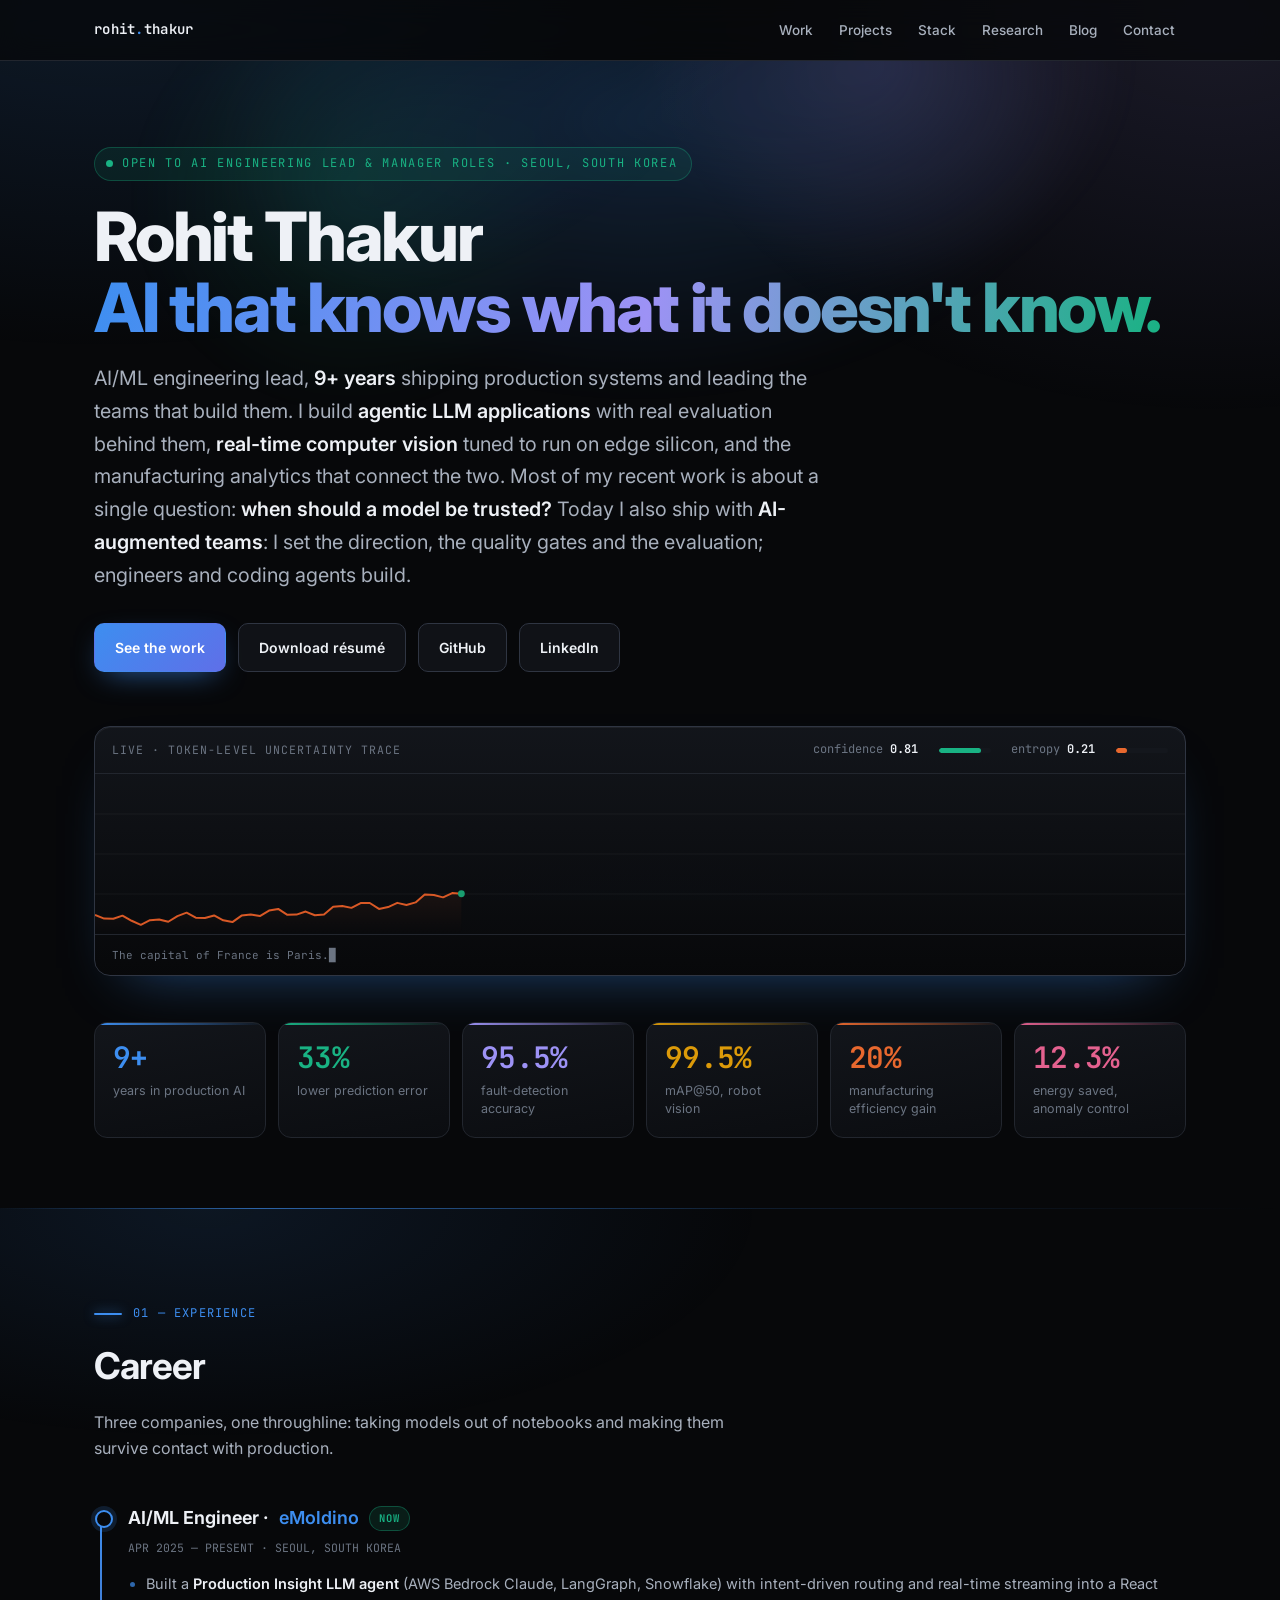
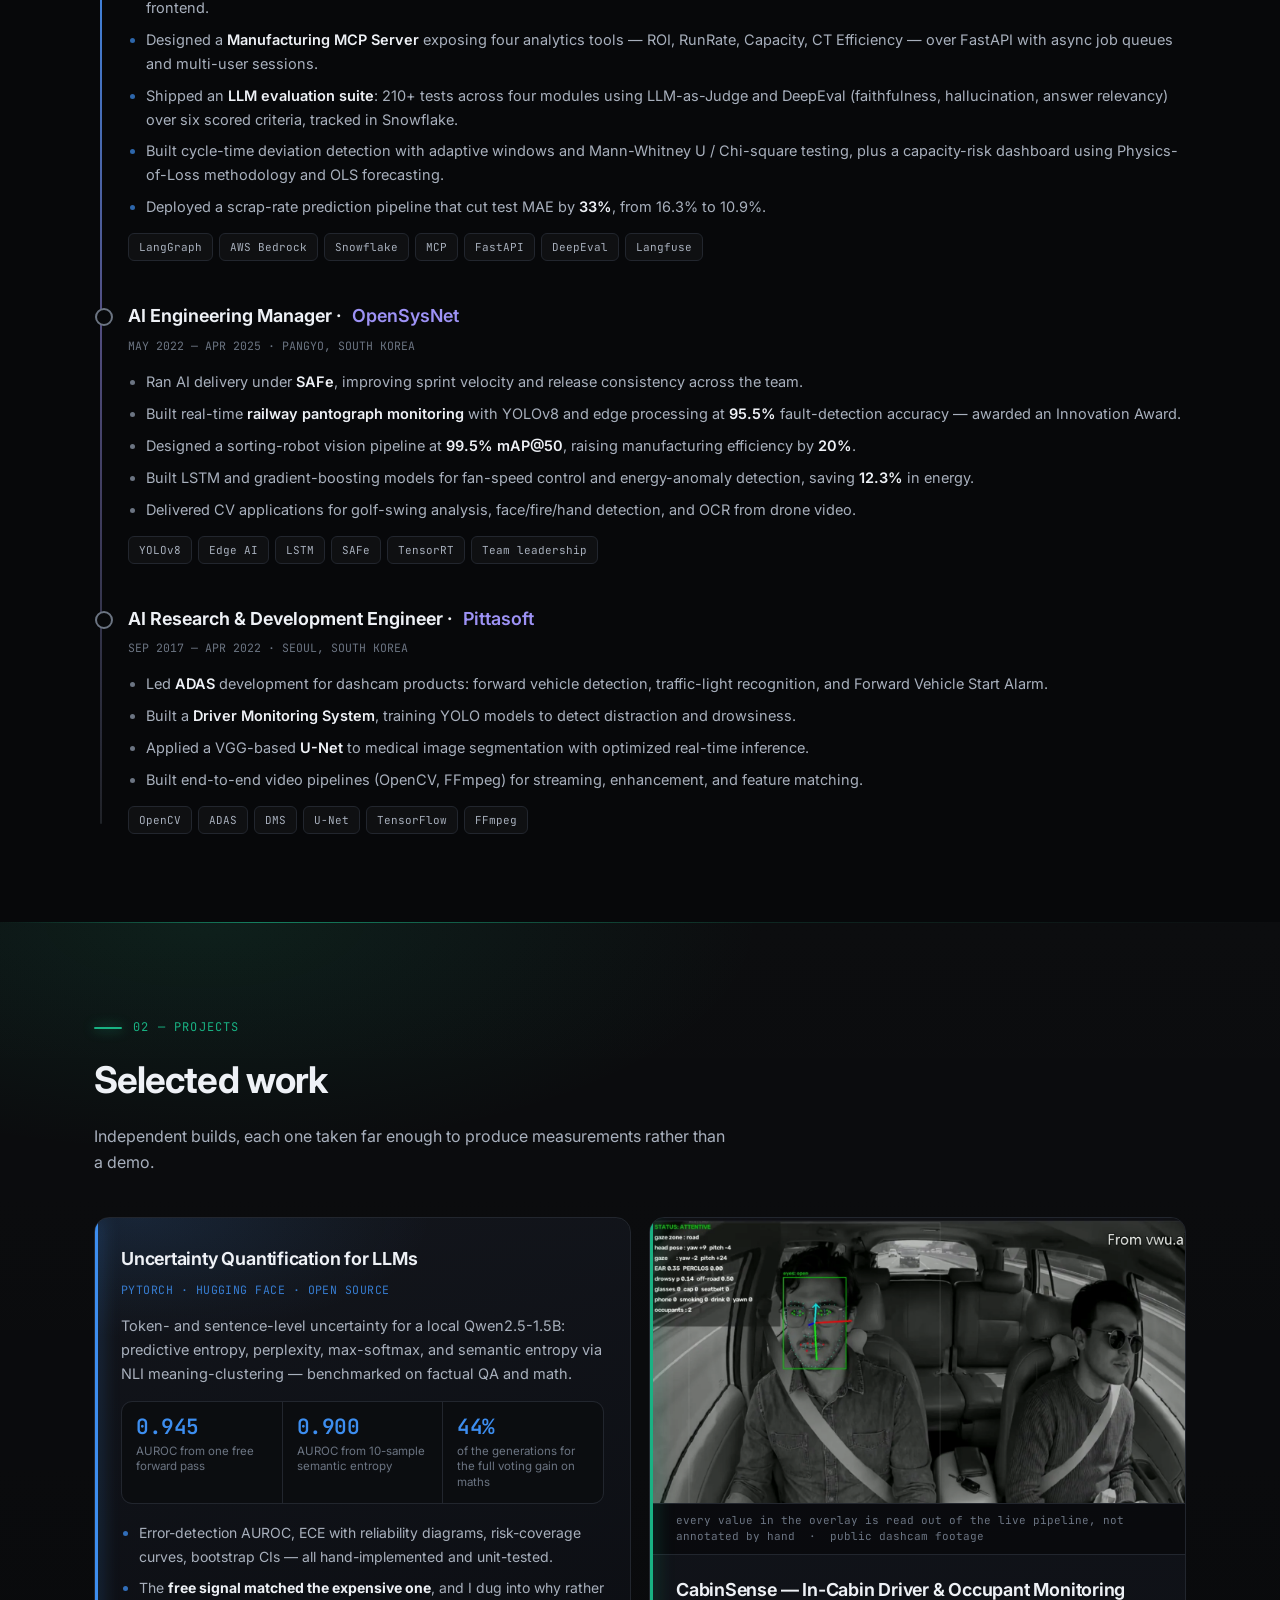
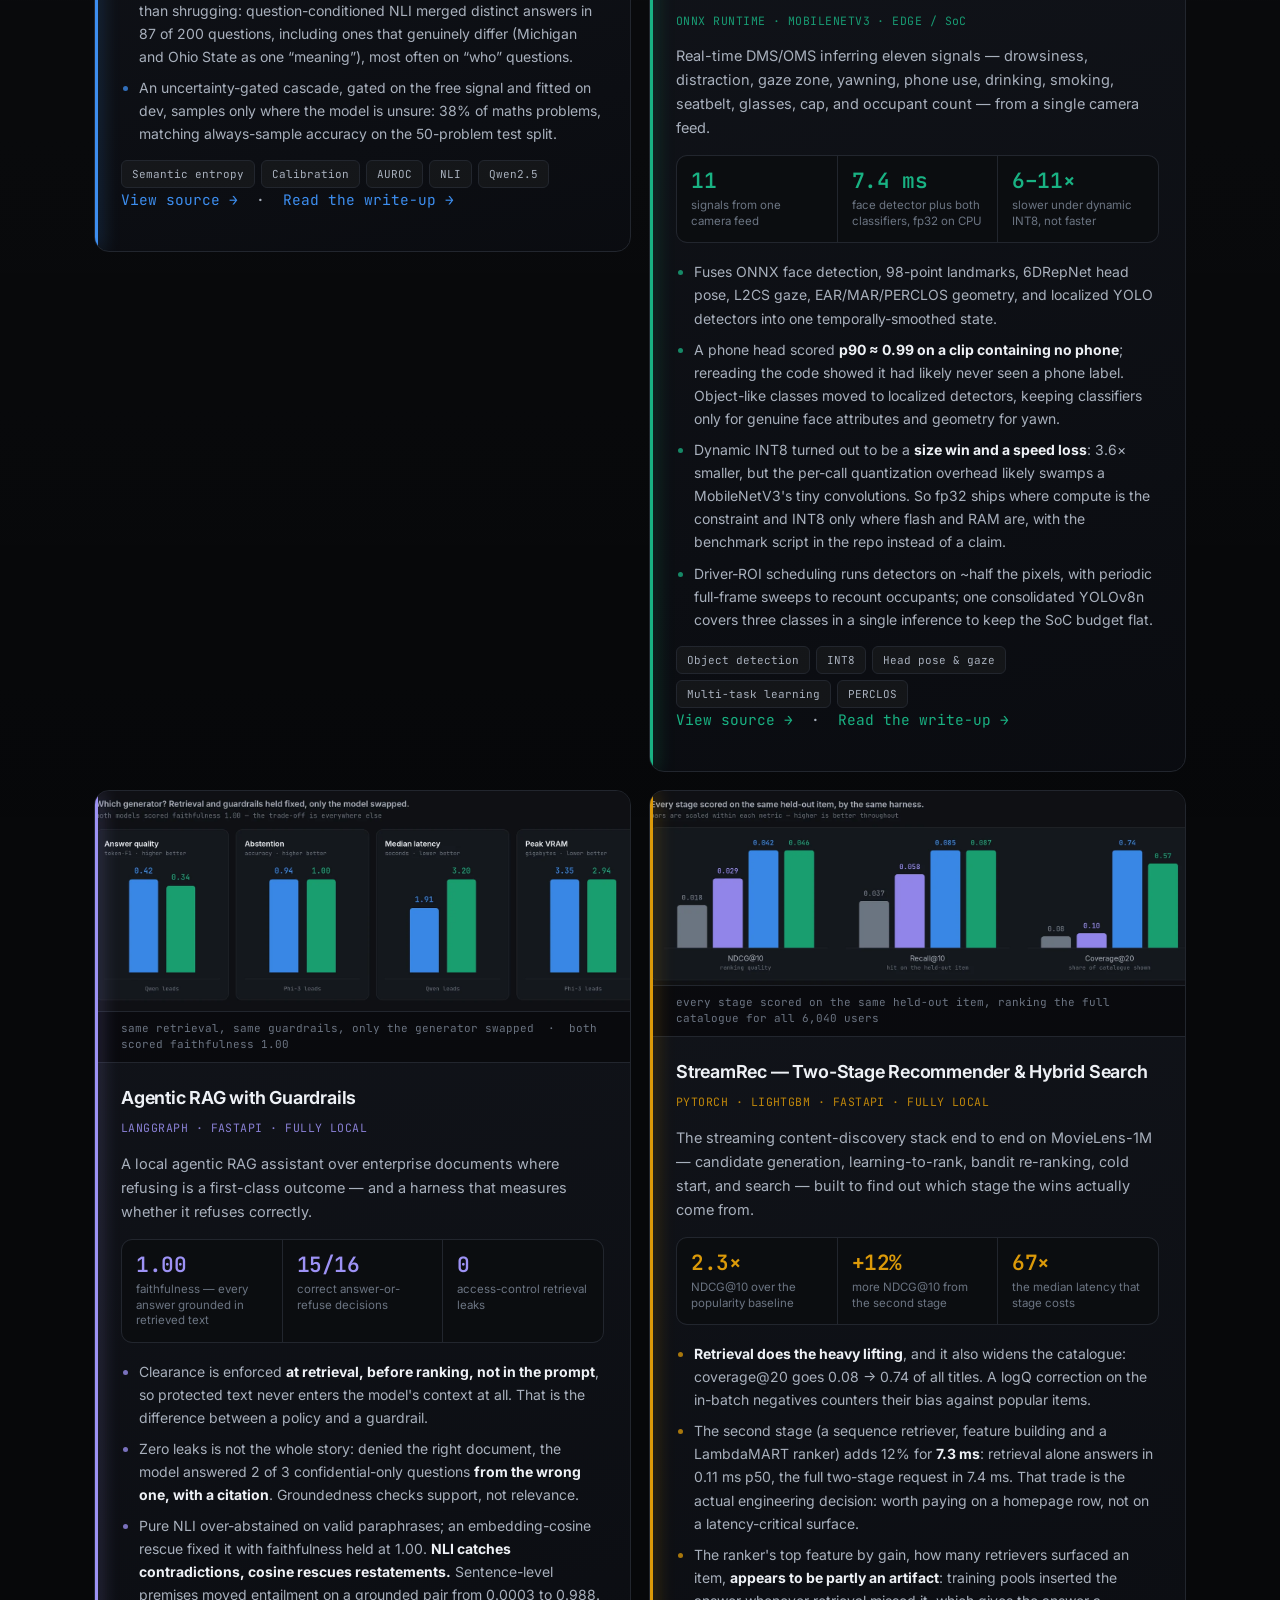
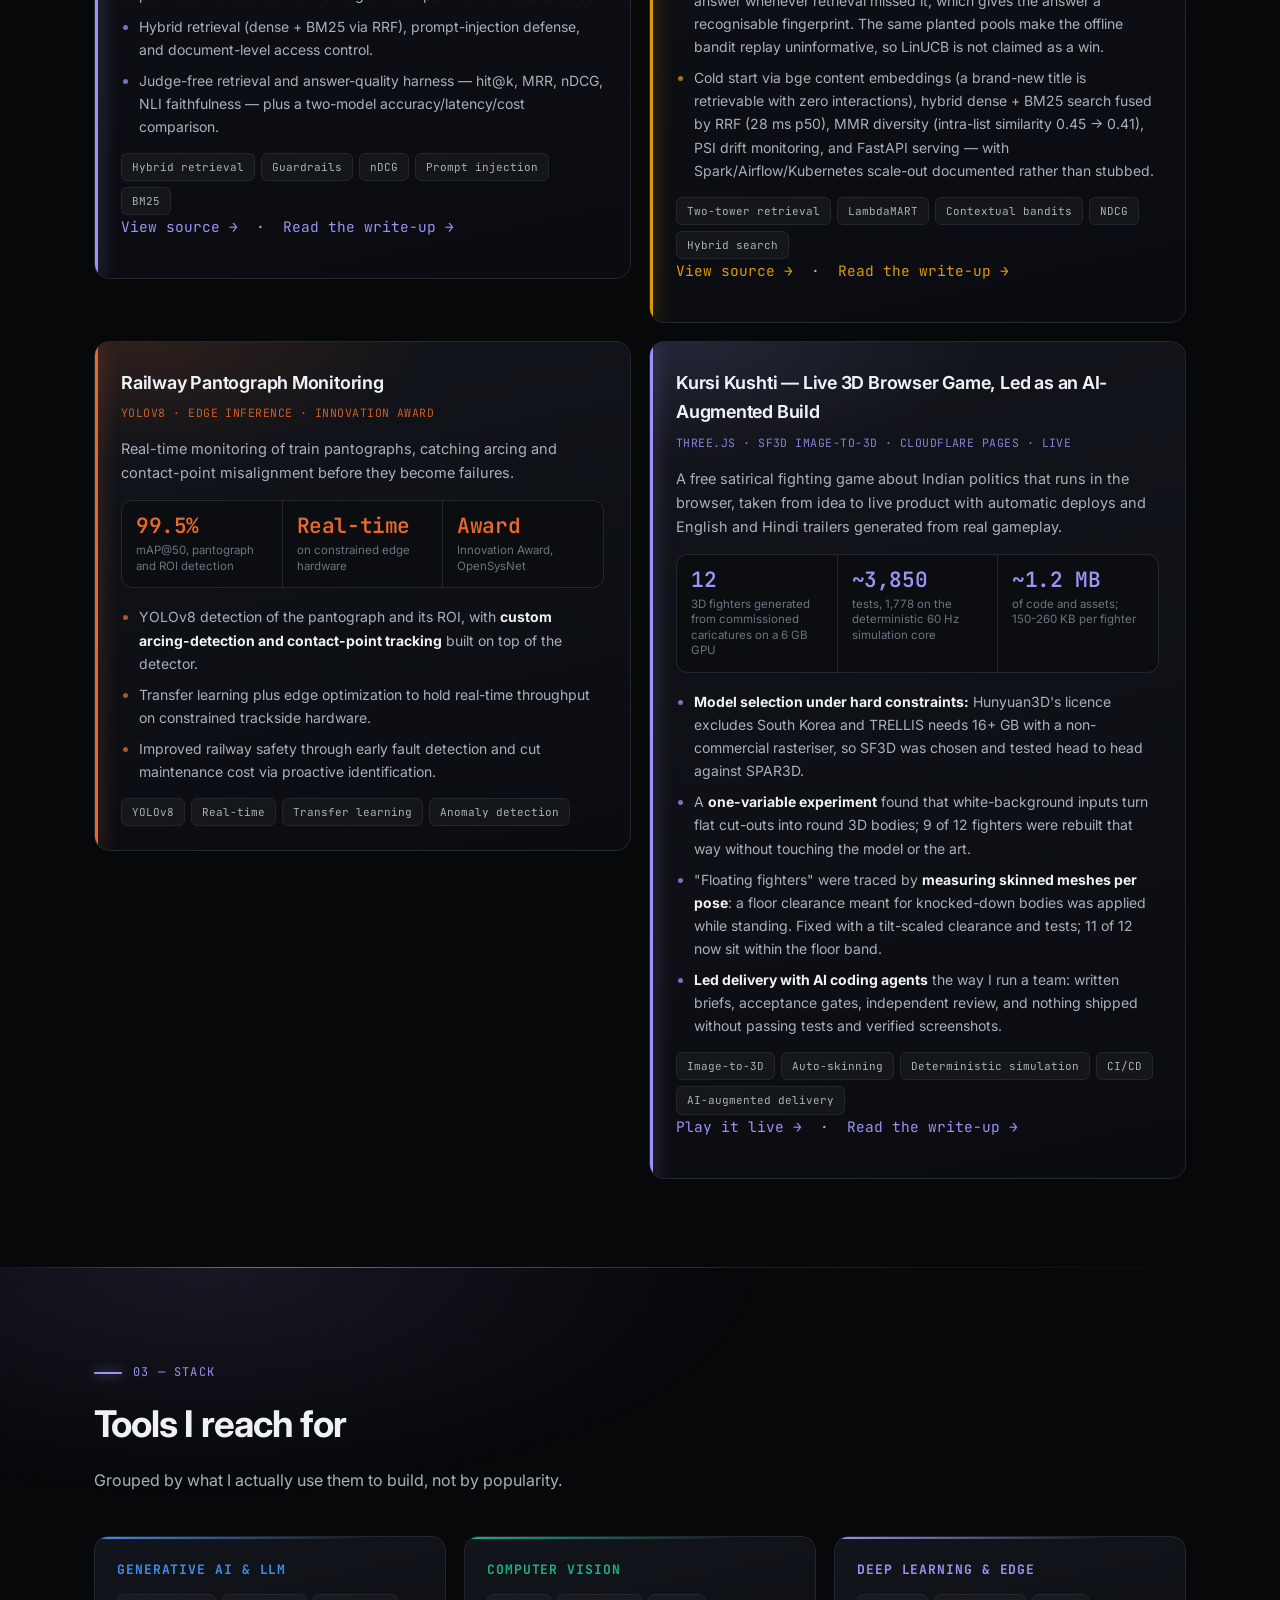
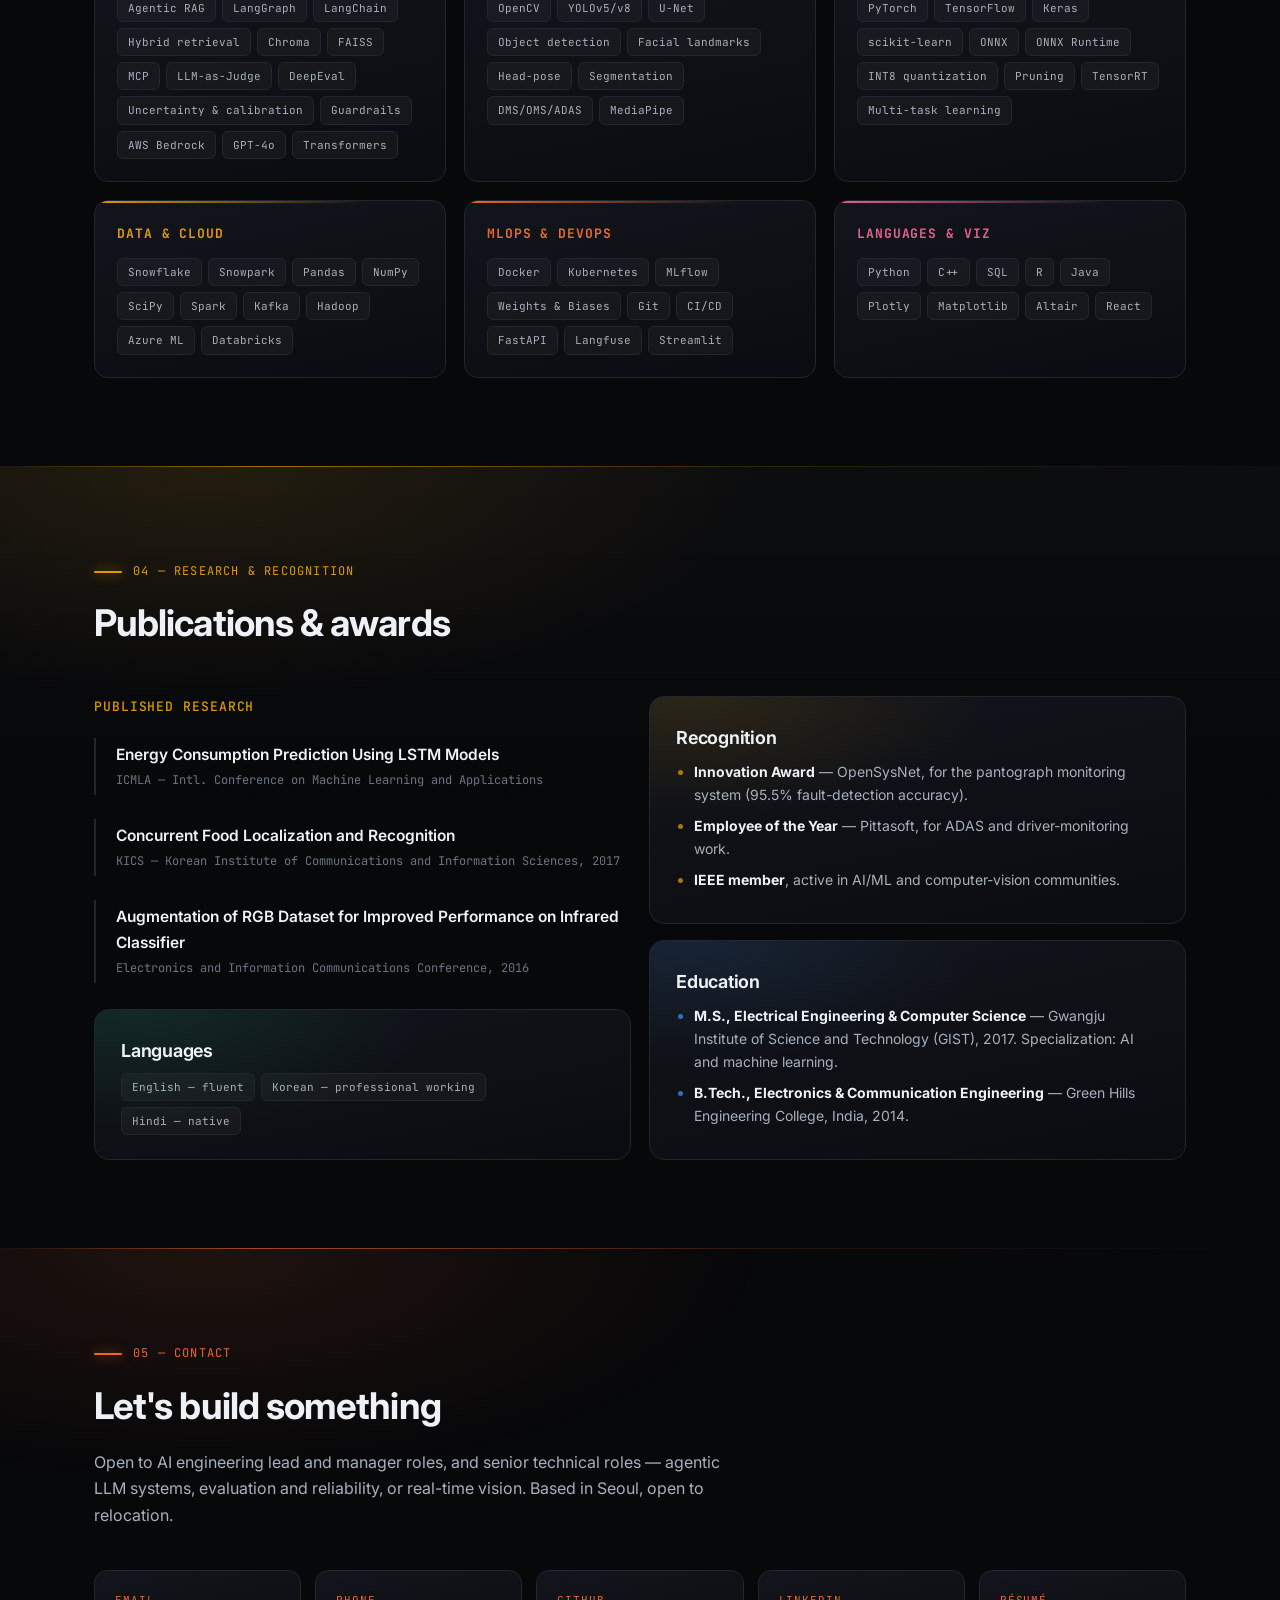
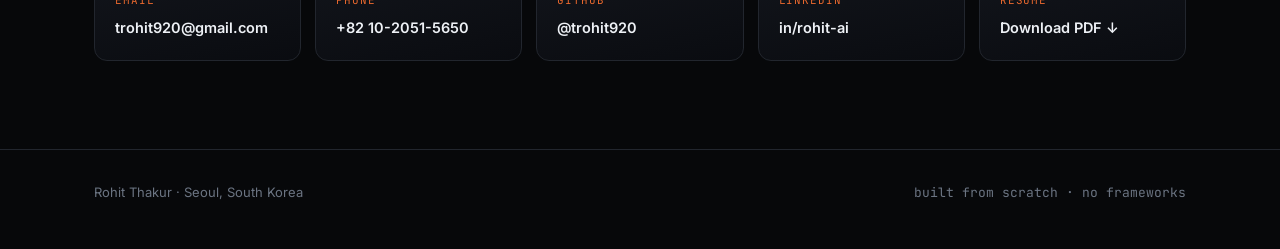
<file: index.html>
<!doctype html>
<html lang="en">
<head>
<meta charset="utf-8">
<meta name="viewport" content="width=device-width, initial-scale=1">
<title>Rohit Thakur — AI/ML Engineering Lead</title>
<meta name="description" content="AI/ML engineering lead with 9+ years building and leading production AI: agentic LLM systems with measured evaluation, real-time edge computer vision, manufacturing analytics, and AI-augmented delivery. Seoul, South Korea.">
<meta name="author" content="Rohit Thakur">
<meta property="og:title" content="Rohit Thakur — AI/ML Engineering Lead">
<meta property="og:description" content="AI/ML engineering lead: agentic LLM systems, uncertainty quantification, and real-time edge vision. 9+ years shipping production AI and leading the teams that build it.">
<meta property="og:type" content="website">
<meta property="og:url" content="https://trohit920.github.io">
<link rel="preconnect" href="https://fonts.googleapis.com">
<link rel="preconnect" href="https://fonts.gstatic.com" crossorigin>
<link href="https://fonts.googleapis.com/css2?family=Inter:wght@300;400;500;600;700;800&family=JetBrains+Mono:wght@400;500;600&display=swap" rel="stylesheet">
<link rel="icon" href="data:image/svg+xml,<svg xmlns='http://www.w3.org/2000/svg' viewBox='0 0 100 100'><text y='.9em' font-size='90'>📐</text></svg>">
<style>
:root{
  --bg:#07080a; --bg-1:#0e1014; --bg-2:#14171d; --line:#22262e; --line-2:#2f3542;
  --ink:#eef1f6; --ink-2:#a8b0bd; --ink-3:#6b7482;
  --blue:#3d8ef0;   --blue-rgb:61,142,240;
  --aqua:#19b283;   --aqua-rgb:25,178,131;
  --orange:#e8682e; --orange-rgb:232,104,46;
  --yellow:#dc9a09; --yellow-rgb:220,154,9;
  --violet:#9d92f5; --violet-rgb:157,146,245;
  --pink:#e4618f;   --pink-rgb:228,97,143;
  --sec:var(--blue); --sec-rgb:var(--blue-rgb);
  --mono:'JetBrains Mono',ui-monospace,SFMono-Regular,Menlo,monospace;
  --sans:'Inter',system-ui,-apple-system,sans-serif;
  --maxw:1140px;
}
*{box-sizing:border-box}
html{scroll-behavior:smooth;scroll-padding-top:70px}
body{
  margin:0;background:var(--bg);color:var(--ink);font-family:var(--sans);
  font-size:16px;line-height:1.65;-webkit-font-smoothing:antialiased;overflow-x:hidden;
}
/* ambient field so the page is never a flat void */
body::before{
  content:"";position:fixed;inset:0;z-index:-2;pointer-events:none;
  background:
    radial-gradient(1100px 680px at 8% -8%, rgba(61,142,240,.16), transparent 62%),
    radial-gradient(900px 620px at 95% 2%, rgba(157,146,245,.13), transparent 64%),
    radial-gradient(760px 520px at 50% 120%, rgba(25,178,131,.07), transparent 66%);
}
.wrap{max-width:var(--maxw);margin:0 auto;padding:0 24px}
a{color:var(--blue);text-decoration:none}
a:hover{text-decoration:underline}
:focus-visible{outline:2px solid var(--sec);outline-offset:3px;border-radius:3px}

/* ---------- nav ---------- */
nav{
  position:sticky;top:0;z-index:60;background:rgba(7,8,10,.78);
  backdrop-filter:blur(14px) saturate(140%);border-bottom:1px solid var(--line);
}
nav .wrap{display:flex;align-items:center;justify-content:space-between;gap:16px;height:60px}
.brand{font-family:var(--mono);font-size:14px;font-weight:600;color:var(--ink);letter-spacing:.02em;white-space:nowrap}
.brand span{color:var(--blue)}
.navlinks{display:flex;gap:4px;align-items:center}
.navlinks a{
  font-size:13.5px;color:var(--ink-2);font-weight:500;padding:6px 11px;border-radius:7px;
  transition:color .18s,background .18s;white-space:nowrap;
}
.navlinks a:hover{color:var(--ink);background:rgba(255,255,255,.055);text-decoration:none}
.navlinks a.active{color:var(--ink);background:rgba(var(--sec-rgb),.15);
  box-shadow:inset 0 0 0 1px rgba(var(--sec-rgb),.3)}
.progress{position:absolute;left:0;right:0;bottom:-1px;height:2px;background:transparent}
.progress i{display:block;height:100%;width:0;
  background:linear-gradient(90deg,var(--blue),var(--violet) 48%,var(--aqua));
  box-shadow:0 0 12px rgba(61,142,240,.6);transition:width .1s linear}

/* ---------- hero ---------- */
.hero{padding:86px 0 70px;position:relative;overflow:hidden}
.hero::before{
  content:"";position:absolute;left:50%;top:-320px;width:1200px;height:760px;
  transform:translateX(-50%);z-index:-1;pointer-events:none;filter:blur(12px);
  background:
    radial-gradient(closest-side, rgba(61,142,240,.20), transparent 72%),
    radial-gradient(closest-side at 70% 42%, rgba(157,146,245,.17), transparent 70%),
    radial-gradient(closest-side at 26% 60%, rgba(25,178,131,.13), transparent 70%);
}
.eyebrow{
  font-family:var(--mono);font-size:12px;color:var(--aqua);letter-spacing:.14em;
  text-transform:uppercase;margin-bottom:20px;display:inline-flex;align-items:center;gap:9px;
  padding:6px 13px 6px 11px;border-radius:999px;
  background:rgba(var(--aqua-rgb),.10);border:1px solid rgba(var(--aqua-rgb),.30);
}
.dot{width:7px;height:7px;border-radius:50%;background:var(--aqua);
  box-shadow:0 0 0 0 rgba(25,178,131,.7);animation:pulse 2.4s infinite}
@keyframes pulse{
  0%{box-shadow:0 0 0 0 rgba(25,178,131,.55)}
  70%{box-shadow:0 0 0 9px rgba(25,178,131,0)}
  100%{box-shadow:0 0 0 0 rgba(25,178,131,0)}
}
h1{font-size:clamp(2.5rem,6.2vw,4.25rem);line-height:1.04;margin:0 0 20px;
  font-weight:800;letter-spacing:-.032em}
h1 .grad{background:linear-gradient(103deg,var(--blue),var(--violet) 52%,var(--aqua));
  -webkit-background-clip:text;background-clip:text;color:transparent}
.tagline{font-size:clamp(1.02rem,2.1vw,1.24rem);color:var(--ink-2);max-width:62ch;margin:0 0 32px}
.tagline b{color:var(--ink);font-weight:600}
.cta{display:flex;gap:12px;flex-wrap:wrap;margin-bottom:54px}
.btn{
  display:inline-flex;align-items:center;gap:8px;padding:12px 20px;border-radius:10px;
  font-size:14px;font-weight:600;border:1px solid var(--line-2);
  background:rgba(20,23,29,.7);color:var(--ink);transition:.18s;font-family:var(--sans);
}
.btn:hover{text-decoration:none;border-color:rgba(var(--blue-rgb),.6);transform:translateY(-2px);
  box-shadow:0 10px 26px -14px rgba(var(--blue-rgb),.8)}
.btn.primary{background:linear-gradient(135deg,var(--blue),#5f6fe8);border-color:transparent;color:#fff;
  box-shadow:0 10px 30px -12px rgba(61,142,240,.75)}
.btn.primary:hover{filter:brightness(1.08);box-shadow:0 14px 34px -12px rgba(61,142,240,.9)}

/* ---------- live uncertainty panel ---------- */
.panel{
  border:1px solid var(--line-2);border-radius:16px;overflow:hidden;position:relative;
  background:linear-gradient(180deg,rgba(20,23,29,.92),rgba(8,9,11,.92));
  box-shadow:0 26px 60px -34px rgba(61,142,240,.55);
}
.panel::after{content:"";position:absolute;inset:0;pointer-events:none;border-radius:16px;
  box-shadow:inset 0 1px 0 rgba(255,255,255,.055)}
.panel-head{
  display:flex;align-items:center;justify-content:space-between;gap:14px;
  padding:13px 17px;border-bottom:1px solid var(--line);flex-wrap:wrap;
}
.panel-title{font-family:var(--mono);font-size:11.5px;color:var(--ink-3);letter-spacing:.09em;text-transform:uppercase}
.readouts{display:flex;gap:20px;flex-wrap:wrap}
.readout{font-family:var(--mono);font-size:12px;color:var(--ink-3);display:flex;align-items:center;gap:7px}
.readout b{color:var(--ink);font-weight:600;font-variant-numeric:tabular-nums;min-width:42px;display:inline-block}
.meter{width:52px;height:5px;border-radius:3px;background:var(--bg-2);overflow:hidden}
.meter i{display:block;height:100%;border-radius:3px;transition:width .35s ease}
canvas{display:block;width:100%;height:160px}
.panel-foot{padding:11px 17px;border-top:1px solid var(--line);
  font-family:var(--mono);font-size:11px;color:var(--ink-3)}

/* ---------- metric strip ---------- */
.metrics{
  display:grid;grid-template-columns:repeat(auto-fit,minmax(min(160px,100%),1fr));
  gap:12px;margin-top:46px;
}
.metric{
  background:linear-gradient(170deg,rgba(20,23,29,.92),rgba(12,14,18,.92));
  border:1px solid var(--line);border-radius:13px;padding:20px 18px;position:relative;
  overflow:hidden;transition:.2s;
}
.metric::before{content:"";position:absolute;left:0;right:0;top:0;height:2px;
  background:linear-gradient(90deg,var(--c),transparent)}
.metric:hover{transform:translateY(-3px);border-color:rgba(var(--c-rgb),.45);
  box-shadow:0 16px 36px -22px rgba(var(--c-rgb),.9)}
.metric .n{font-family:var(--mono);font-size:1.85rem;font-weight:600;letter-spacing:-.025em;
  line-height:1;color:var(--c)}
.metric .l{font-size:12.5px;color:var(--ink-3);margin-top:9px;line-height:1.4}

/* ---------- sections ---------- */
section{padding:88px 0;position:relative;isolation:isolate}
section::before{
  content:"";position:absolute;left:0;right:0;top:0;height:1px;
  background:linear-gradient(90deg,transparent,rgba(var(--sec-rgb),.65) 20%,rgba(var(--sec-rgb),.16) 58%,transparent);
}
section::after{
  content:"";position:absolute;left:0;right:0;top:0;height:460px;z-index:-1;pointer-events:none;
  background:radial-gradient(820px 340px at 16% 0%, rgba(var(--sec-rgb),.11), transparent 68%);
}
#work{--sec:var(--blue);--sec-rgb:var(--blue-rgb)}
#projects{--sec:var(--aqua);--sec-rgb:var(--aqua-rgb)}
#stack{--sec:var(--violet);--sec-rgb:var(--violet-rgb)}
#research{--sec:var(--yellow);--sec-rgb:var(--yellow-rgb)}
#contact{--sec:var(--orange);--sec-rgb:var(--orange-rgb)}
#projects,#research{background:linear-gradient(180deg,rgba(255,255,255,.022),transparent 46%)}
.sec-head{margin-bottom:42px}
.sec-num{
  font-family:var(--mono);font-size:12px;color:var(--sec);letter-spacing:.1em;margin-bottom:12px;
  display:inline-flex;align-items:center;gap:11px;
}
.sec-num::before{content:"";width:28px;height:2px;border-radius:2px;background:var(--sec);
  box-shadow:0 0 12px rgba(var(--sec-rgb),.8)}
h2{font-size:clamp(1.7rem,3.6vw,2.3rem);margin:0 0 12px;font-weight:700;letter-spacing:-.025em}
.sec-sub{color:var(--ink-2);max-width:64ch;margin:0}

/* ---------- cards ---------- */
.grid{display:grid;gap:18px}
.g2{grid-template-columns:repeat(auto-fit,minmax(min(430px,100%),1fr));align-items:start}
.g3{grid-template-columns:repeat(auto-fit,minmax(min(300px,100%),1fr))}
.card{
  --c:var(--sec);--c-rgb:var(--sec-rgb);--padx:26px;--padt:26px;
  background:linear-gradient(168deg,rgba(20,23,29,.9),rgba(11,13,17,.9));
  border:1px solid var(--line);border-radius:15px;
  padding:var(--padt) var(--padx) 24px;
  transition:.22s;position:relative;overflow:hidden;
}
.card::after{
  content:"";position:absolute;left:0;top:0;right:0;height:220px;z-index:0;pointer-events:none;
  background:radial-gradient(420px 170px at 8% 0%, rgba(var(--c-rgb),.13), transparent 70%);
}
.card>*{position:relative;z-index:1}
.card:hover{transform:translateY(-4px);border-color:rgba(var(--c-rgb),.42);
  box-shadow:0 22px 52px -26px rgba(var(--c-rgb),.95)}
.card h3{margin:0 0 7px;font-size:1.12rem;font-weight:650;letter-spacing:-.012em}
.card .meta{font-family:var(--mono);font-size:11.5px;color:var(--c);opacity:.85;margin-bottom:14px;letter-spacing:.04em}
.card p{margin:0 0 15px;color:var(--ink-2);font-size:14.5px}
.card ul{margin:0 0 15px;padding-left:18px;color:var(--ink-2);font-size:14px}
.card li{margin-bottom:8px}
.card li::marker{color:rgba(var(--c-rgb),.75)}
.card li b{color:var(--ink)}
.tags{display:flex;flex-wrap:wrap;gap:6px}
.tag{
  font-family:var(--mono);font-size:11px;padding:4px 10px;border-radius:6px;
  background:rgba(255,255,255,.035);color:var(--ink-2);border:1px solid var(--line);
  transition:.16s;
}
.card:hover .tag,.skill:hover .tag{border-color:rgba(var(--c-rgb),.3)}
.tag:hover{color:var(--ink);border-color:rgba(var(--c-rgb),.6);background:rgba(var(--c-rgb),.12)}
.accent-l{position:absolute;left:0;top:0;bottom:0;width:3px;background:var(--c);
  box-shadow:0 0 18px rgba(var(--c-rgb),.85);z-index:2}

/* ---------- full-bleed screenshot banner at the top of a project card ---------- */
img{max-width:100%}
.shot{margin:calc(var(--padt) * -1) calc(var(--padx) * -1) 20px;position:relative}
.shot img{display:block;width:100%;height:auto;background:var(--bg)}
.shot figcaption{
  font-family:var(--mono);font-size:11px;line-height:1.45;color:var(--ink-3);
  padding:9px var(--padx);border-top:1px solid var(--line);border-bottom:1px solid var(--line);
  background:rgba(7,8,10,.72);
}
.src{margin:16px 0 0;font-family:var(--mono);font-size:13px}
.src a{color:var(--c);display:inline-flex;align-items:center;gap:6px}
.src a:hover{text-decoration:none;gap:10px}

/* ---------- KPI strip inside a project card ---------- */
.kpis{
  display:grid;grid-template-columns:repeat(auto-fit,minmax(min(118px,100%),1fr));
  gap:1px;background:var(--line);border:1px solid var(--line);border-radius:11px;
  overflow:hidden;margin:0 0 17px;
}
.kpi{background:rgba(8,9,11,.85);padding:13px 14px}
.kpi b{display:block;font-family:var(--mono);font-size:1.32rem;font-weight:600;
  line-height:1.05;letter-spacing:-.02em;color:var(--c)}
.kpi span{display:block;font-size:11.5px;color:var(--ink-3);margin-top:7px;line-height:1.35}

/* ---------- timeline ---------- */
.tl{position:relative;padding-left:34px}
.tl::before{content:"";position:absolute;left:6px;top:10px;bottom:10px;width:2px;border-radius:2px;
  background:linear-gradient(180deg,var(--blue),rgba(157,146,245,.5) 45%,rgba(107,116,130,.25))}
.tl-item{position:relative;padding-bottom:40px}
.tl-item:last-child{padding-bottom:0}
.tl-item::before{
  content:"";position:absolute;left:-33px;top:7px;width:14px;height:14px;border-radius:50%;
  background:var(--bg);border:2px solid var(--blue);box-shadow:0 0 0 4px rgba(61,142,240,.16);
}
.tl-item.past::before{border-color:var(--ink-3);box-shadow:none}
.tl-role{font-size:1.12rem;font-weight:650;margin:0;display:flex;align-items:center;gap:10px;flex-wrap:wrap}
.tl-co{color:var(--blue);font-weight:600}
.tl-item.past .tl-co{color:var(--violet)}
.now{font-family:var(--mono);font-size:10.5px;letter-spacing:.1em;text-transform:uppercase;
  color:var(--aqua);background:rgba(var(--aqua-rgb),.12);border:1px solid rgba(var(--aqua-rgb),.35);
  padding:3px 9px;border-radius:999px}
.tl-when{font-family:var(--mono);font-size:11.5px;color:var(--ink-3);margin:6px 0 14px}
.tl-item ul{margin:0 0 14px;padding-left:18px;color:var(--ink-2);font-size:14.5px}
.tl-item li{margin-bottom:8px}
.tl-item li::marker{color:rgba(61,142,240,.7)}
.tl-item.past li::marker{color:var(--ink-3)}
.tl-item li b{color:var(--ink);font-weight:600}

/* ---------- skills ---------- */
.skill{
  --c:var(--violet);--c-rgb:var(--violet-rgb);
  background:linear-gradient(168deg,rgba(20,23,29,.9),rgba(11,13,17,.9));
  border:1px solid var(--line);border-radius:14px;padding:22px;transition:.2s;position:relative;
  overflow:hidden;
}
.skill::before{content:"";position:absolute;left:0;top:0;right:0;height:2px;
  background:linear-gradient(90deg,var(--c),transparent 78%)}
.skill:hover{transform:translateY(-3px);border-color:rgba(var(--c-rgb),.4);
  box-shadow:0 20px 46px -26px rgba(var(--c-rgb),.9)}
.skill h4{margin:0 0 14px;font-size:13px;font-family:var(--mono);color:var(--c);
  letter-spacing:.07em;text-transform:uppercase}

/* ---------- publications ---------- */
.pub{border-left:2px solid var(--line);padding:4px 0 4px 20px;margin-bottom:24px;transition:.18s}
.pub:hover{border-left-color:var(--yellow);padding-left:24px}
.pub .t{font-weight:600;font-size:15.5px;margin-bottom:4px}
.pub .v{font-family:var(--mono);font-size:12px;color:var(--ink-3)}

/* ---------- contact ---------- */
.col-h{margin:0 0 20px;font-size:13px;font-family:var(--mono);color:var(--sec);
  letter-spacing:.07em;text-transform:uppercase;font-weight:500}
.contact-grid{display:grid;grid-template-columns:repeat(auto-fit,minmax(min(198px,100%),1fr));gap:14px;margin-top:28px}
.cc{
  background:linear-gradient(168deg,rgba(20,23,29,.9),rgba(11,13,17,.9));
  border:1px solid var(--line);border-radius:13px;padding:20px;transition:.2s;display:block;
}
.cc:hover{border-color:rgba(var(--orange-rgb),.55);text-decoration:none;transform:translateY(-3px);
  box-shadow:0 18px 40px -22px rgba(var(--orange-rgb),.9)}
.cc .k{font-family:var(--mono);font-size:11px;color:var(--orange);letter-spacing:.08em;
  text-transform:uppercase;margin-bottom:7px}
.cc .v{color:var(--ink);font-weight:600;font-size:14.5px;word-break:break-word}

footer{border-top:1px solid var(--line);padding:32px 0 46px;color:var(--ink-3);font-size:13px}
footer .wrap{display:flex;justify-content:space-between;gap:14px;flex-wrap:wrap}
.mono{font-family:var(--mono)}

/* ---------- reveal ---------- */
.reveal{opacity:0;transform:translateY(16px);transition:opacity .6s ease,transform .6s ease}
.reveal.in{opacity:1;transform:none}

@media(max-width:860px){
  .hero{padding:60px 0 54px}
  section{padding:66px 0}
  .card{--padx:20px;--padt:22px;padding-bottom:22px}
  .tl{padding-left:28px}
  .tl-item::before{left:-28px}
}
@media(max-width:720px){
  nav .wrap{height:56px;gap:10px}
  .navlinks{gap:2px;overflow-x:auto;scrollbar-width:none;-ms-overflow-style:none;
    margin-right:-24px;padding-right:24px}
  .navlinks::-webkit-scrollbar{display:none}
  .navlinks a{font-size:12.5px;padding:6px 9px}
}
@media(max-width:520px){ .brand{display:none} }
@media(prefers-reduced-motion:reduce){
  .reveal{opacity:1;transform:none;transition:none}
  .dot{animation:none}
  html{scroll-behavior:auto}
  .card:hover,.metric:hover,.skill:hover,.cc:hover,.btn:hover{transform:none}
}
</style>
</head>
<body>

<nav>
  <div class="wrap">
    <div class="brand">rohit<span>.</span>thakur</div>
    <div class="navlinks">
      <a href="#work">Work</a>
      <a href="#projects">Projects</a>
      <a href="#stack">Stack</a>
      <a href="#research">Research</a>
      <a href="blog/">Blog</a>
      <a href="#contact">Contact</a>
    </div>
    <div class="progress"><i id="bar"></i></div>
  </div>
</nav>

<header class="hero">
  <div class="wrap">
    <div class="eyebrow"><span class="dot"></span>Open to AI engineering lead &amp; manager roles &middot; Seoul, South Korea</div>
    <h1>Rohit Thakur<br><span class="grad">AI that knows what it doesn't know.</span></h1>
    <p class="tagline">
      AI/ML engineering lead, <b>9+ years</b> shipping production systems and
      leading the teams that build them. I build
      <b>agentic LLM applications</b> with real evaluation behind them,
      <b>real-time computer vision</b> tuned to run on edge silicon, and the
      manufacturing analytics that connect the two. Most of my recent work is
      about a single question: <b>when should a model be trusted?</b> Today I also
      ship with <b>AI-augmented teams</b>: I set the direction, the quality gates and
      the evaluation; engineers and coding agents build.
    </p>
    <div class="cta">
      <a class="btn primary" href="#projects">See the work</a>
      <a class="btn" href="Rohit_Thakur_Resume.pdf" download>Download résumé</a>
      <a class="btn" href="https://github.com/trohit920">GitHub</a>
      <a class="btn" href="https://www.linkedin.com/in/rohit-ai/">LinkedIn</a>
    </div>

    <div class="panel" id="uqpanel">
      <div class="panel-head">
        <div class="panel-title">live &middot; token-level uncertainty trace</div>
        <div class="readouts">
          <div class="readout">confidence
            <b id="rConf">0.94</b>
            <span class="meter"><i id="mConf" style="width:94%;background:var(--aqua)"></i></span>
          </div>
          <div class="readout">entropy
            <b id="rEnt">0.21</b>
            <span class="meter"><i id="mEnt" style="width:21%;background:var(--orange)"></i></span>
          </div>
        </div>
      </div>
      <canvas id="uq" aria-label="Animated chart of a language model's per-token entropy, spiking where the model is unsure"></canvas>
      <div class="panel-foot" id="uqfoot">generating&hellip;</div>
    </div>

    <div class="metrics">
      <div class="metric" style="--c:var(--blue);--c-rgb:var(--blue-rgb)"><div class="n">9+</div><div class="l">years in production AI</div></div>
      <div class="metric" style="--c:var(--aqua);--c-rgb:var(--aqua-rgb)"><div class="n">33%</div><div class="l">lower prediction error</div></div>
      <div class="metric" style="--c:var(--violet);--c-rgb:var(--violet-rgb)"><div class="n">95.5%</div><div class="l">fault-detection accuracy</div></div>
      <div class="metric" style="--c:var(--yellow);--c-rgb:var(--yellow-rgb)"><div class="n">99.5%</div><div class="l">mAP@50, robot vision</div></div>
      <div class="metric" style="--c:var(--orange);--c-rgb:var(--orange-rgb)"><div class="n">20%</div><div class="l">manufacturing efficiency gain</div></div>
      <div class="metric" style="--c:var(--pink);--c-rgb:var(--pink-rgb)"><div class="n">12.3%</div><div class="l">energy saved, anomaly control</div></div>
    </div>
  </div>
</header>

<section id="work">
  <div class="wrap">
    <div class="sec-head reveal">
      <div class="sec-num">01 — EXPERIENCE</div>
      <h2>Career</h2>
      <p class="sec-sub">Three companies, one throughline: taking models out of notebooks and making them survive contact with production.</p>
    </div>

    <div class="tl">
      <div class="tl-item reveal">
        <p class="tl-role">AI/ML Engineer &middot; <span class="tl-co">eMoldino</span> <span class="now">Now</span></p>
        <div class="tl-when">APR 2025 — PRESENT &middot; SEOUL, SOUTH KOREA</div>
        <ul>
          <li>Built a <b>Production Insight LLM agent</b> (AWS Bedrock Claude, LangGraph, Snowflake) with intent-driven routing and real-time streaming into a React frontend.</li>
          <li>Designed a <b>Manufacturing MCP Server</b> exposing four analytics tools — ROI, RunRate, Capacity, CT Efficiency — over FastAPI with async job queues and multi-user sessions.</li>
          <li>Shipped an <b>LLM evaluation suite</b>: 210+ tests across four modules using LLM-as-Judge and DeepEval (faithfulness, hallucination, answer relevancy) over six scored criteria, tracked in Snowflake.</li>
          <li>Built cycle-time deviation detection with adaptive windows and Mann-Whitney U / Chi-square testing, plus a capacity-risk dashboard using Physics-of-Loss methodology and OLS forecasting.</li>
          <li>Deployed a scrap-rate prediction pipeline that cut test MAE by <b>33%</b>, from 16.3% to 10.9%.</li>
        </ul>
        <div class="tags">
          <span class="tag">LangGraph</span><span class="tag">AWS Bedrock</span><span class="tag">Snowflake</span>
          <span class="tag">MCP</span><span class="tag">FastAPI</span><span class="tag">DeepEval</span><span class="tag">Langfuse</span>
        </div>
      </div>

      <div class="tl-item past reveal">
        <p class="tl-role">AI Engineering Manager &middot; <span class="tl-co">OpenSysNet</span></p>
        <div class="tl-when">MAY 2022 — APR 2025 &middot; PANGYO, SOUTH KOREA</div>
        <ul>
          <li>Ran AI delivery under <b>SAFe</b>, improving sprint velocity and release consistency across the team.</li>
          <li>Built real-time <b>railway pantograph monitoring</b> with YOLOv8 and edge processing at <b>95.5%</b> fault-detection accuracy — awarded an Innovation Award.</li>
          <li>Designed a sorting-robot vision pipeline at <b>99.5% mAP@50</b>, raising manufacturing efficiency by <b>20%</b>.</li>
          <li>Built LSTM and gradient-boosting models for fan-speed control and energy-anomaly detection, saving <b>12.3%</b> in energy.</li>
          <li>Delivered CV applications for golf-swing analysis, face/fire/hand detection, and OCR from drone video.</li>
        </ul>
        <div class="tags">
          <span class="tag">YOLOv8</span><span class="tag">Edge AI</span><span class="tag">LSTM</span>
          <span class="tag">SAFe</span><span class="tag">TensorRT</span><span class="tag">Team leadership</span>
        </div>
      </div>

      <div class="tl-item past reveal">
        <p class="tl-role">AI Research &amp; Development Engineer &middot; <span class="tl-co">Pittasoft</span></p>
        <div class="tl-when">SEP 2017 — APR 2022 &middot; SEOUL, SOUTH KOREA</div>
        <ul>
          <li>Led <b>ADAS</b> development for dashcam products: forward vehicle detection, traffic-light recognition, and Forward Vehicle Start Alarm.</li>
          <li>Built a <b>Driver Monitoring System</b>, training YOLO models to detect distraction and drowsiness.</li>
          <li>Applied a VGG-based <b>U-Net</b> to medical image segmentation with optimized real-time inference.</li>
          <li>Built end-to-end video pipelines (OpenCV, FFmpeg) for streaming, enhancement, and feature matching.</li>
        </ul>
        <div class="tags">
          <span class="tag">OpenCV</span><span class="tag">ADAS</span><span class="tag">DMS</span>
          <span class="tag">U-Net</span><span class="tag">TensorFlow</span><span class="tag">FFmpeg</span>
        </div>
      </div>
    </div>
  </div>
</section>

<section id="projects">
  <div class="wrap">
    <div class="sec-head reveal">
      <div class="sec-num">02 — PROJECTS</div>
      <h2>Selected work</h2>
      <p class="sec-sub">Independent builds, each one taken far enough to produce measurements rather than a demo.</p>
    </div>

    <div class="grid g2">
      <article class="card reveal" style="--c:var(--blue);--c-rgb:var(--blue-rgb)">
        <span class="accent-l"></span>
        <h3>Uncertainty Quantification for LLMs</h3>
        <div class="meta">PYTORCH &middot; HUGGING FACE &middot; OPEN SOURCE</div>
        <p>Token- and sentence-level uncertainty for a local Qwen2.5-1.5B: predictive entropy, perplexity, max-softmax, and semantic entropy via NLI meaning-clustering — benchmarked on factual QA and math.</p>
        <div class="kpis">
          <div class="kpi"><b>0.945</b><span>AUROC from one free forward pass</span></div>
          <div class="kpi"><b>0.900</b><span>AUROC from 10-sample semantic entropy</span></div>
          <div class="kpi"><b>44%</b><span>of the generations for the full voting gain on maths</span></div>
        </div>
        <ul>
          <li>Error-detection AUROC, ECE with reliability diagrams, risk-coverage curves, bootstrap CIs — all hand-implemented and unit-tested.</li>
          <li>The <b>free signal matched the expensive one</b>, and I dug into why rather than shrugging: question-conditioned NLI merged distinct answers in 87 of 200 questions, including ones that genuinely differ (Michigan and Ohio State as one &ldquo;meaning&rdquo;), most often on &ldquo;who&rdquo; questions.</li>
          <li>An uncertainty-gated cascade, gated on the free signal and fitted on dev, samples only where the model is unsure: 38% of maths problems, matching always-sample accuracy on the 50-problem test split.</li>
        </ul>
        <div class="tags">
          <span class="tag">Semantic entropy</span><span class="tag">Calibration</span>
          <span class="tag">AUROC</span><span class="tag">NLI</span><span class="tag">Qwen2.5</span>
        </div>
        <p class="src"><a href="https://github.com/trohit920/llm-uncertainty-quantification">View source →</a> &nbsp;&middot;&nbsp; <a href="blog/llm-uncertainty-free-signal/">Read the write-up →</a></p>
      </article>

      <article class="card reveal" style="--c:var(--aqua);--c-rgb:var(--aqua-rgb)">
        <span class="accent-l"></span>
        <figure class="shot">
          <img src="img/cabinsense.webp" width="1400" height="745" loading="lazy" decoding="async"
               alt="A frame of in-cabin dashcam footage with the CabinSense overlay drawn on it: a green STATUS: ATTENTIVE panel listing gaze zone, head pose, gaze angles, EAR and PERCLOS, drowsiness probability and the phone, smoking, drink, seatbelt and occupant flags, with a face box, 98 facial landmarks and head-pose axes on the driver.">
          <figcaption>every value in the overlay is read out of the live pipeline, not annotated by hand &nbsp;·&nbsp; public dashcam footage</figcaption>
        </figure>
        <h3>CabinSense — In-Cabin Driver &amp; Occupant Monitoring</h3>
        <div class="meta">ONNX RUNTIME &middot; MOBILENETV3 &middot; EDGE / SoC</div>
        <p>Real-time DMS/OMS inferring eleven signals — drowsiness, distraction, gaze zone, yawning, phone use, drinking, smoking, seatbelt, glasses, cap, and occupant count — from a single camera feed.</p>
        <div class="kpis">
          <div class="kpi"><b>11</b><span>signals from one camera feed</span></div>
          <div class="kpi"><b>7.4 ms</b><span>face detector plus both classifiers, fp32 on CPU</span></div>
          <div class="kpi"><b>6–11×</b><span>slower under dynamic INT8, not faster</span></div>
        </div>
        <ul>
          <li>Fuses ONNX face detection, 98-point landmarks, 6DRepNet head pose, L2CS gaze, EAR/MAR/PERCLOS geometry, and localized YOLO detectors into one temporally-smoothed state.</li>
          <li>A phone head scored <b>p90 ≈ 0.99 on a clip containing no phone</b>; rereading the code showed it had likely never seen a phone label. Object-like classes moved to localized detectors, keeping classifiers only for genuine face attributes and geometry for yawn.</li>
          <li>Dynamic INT8 turned out to be a <b>size win and a speed loss</b>: 3.6× smaller, but the per-call quantization overhead likely swamps a MobileNetV3's tiny convolutions. So fp32 ships where compute is the constraint and INT8 only where flash and RAM are, with the benchmark script in the repo instead of a claim.</li>
          <li>Driver-ROI scheduling runs detectors on ~half the pixels, with periodic full-frame sweeps to recount occupants; one consolidated YOLOv8n covers three classes in a single inference to keep the SoC budget flat.</li>
        </ul>
        <div class="tags">
          <span class="tag">Object detection</span><span class="tag">INT8</span>
          <span class="tag">Head pose &amp; gaze</span><span class="tag">Multi-task learning</span><span class="tag">PERCLOS</span>
        </div>
        <p class="src"><a href="https://github.com/trohit920/cabinsense">View source →</a> &nbsp;&middot;&nbsp; <a href="blog/int8-slower-edge-dms/">Read the write-up →</a></p>
      </article>

      <article class="card reveal" style="--c:var(--violet);--c-rgb:var(--violet-rgb)">
        <span class="accent-l"></span>
        <figure class="shot">
          <img src="img/rag.webp" width="1400" height="575" loading="lazy" decoding="async"
               alt="Four bar charts comparing two local generator models with retrieval and guardrails held fixed: answer quality (token-F1) 0.42 for Qwen2.5-1.5B against 0.34 for Phi-3-mini, abstention accuracy 0.94 against 1.00, median latency 1.91 s against 3.20 s, and peak VRAM 3.35 GB against 2.94 GB.">
          <figcaption>same retrieval, same guardrails, only the generator swapped &nbsp;·&nbsp; both scored faithfulness 1.00</figcaption>
        </figure>
        <h3>Agentic RAG with Guardrails</h3>
        <div class="meta">LANGGRAPH &middot; FASTAPI &middot; FULLY LOCAL</div>
        <p>A local agentic RAG assistant over enterprise documents where refusing is a first-class outcome — and a harness that measures whether it refuses correctly.</p>
        <div class="kpis">
          <div class="kpi"><b>1.00</b><span>faithfulness — every answer grounded in retrieved text</span></div>
          <div class="kpi"><b>15/16</b><span>correct answer-or-refuse decisions</span></div>
          <div class="kpi"><b>0</b><span>access-control retrieval leaks</span></div>
        </div>
        <ul>
          <li>Clearance is enforced <b>at retrieval, before ranking, not in the prompt</b>, so protected text never enters the model's context at all. That is the difference between a policy and a guardrail.</li>
          <li>Zero leaks is not the whole story: denied the right document, the model answered 2 of 3 confidential-only questions <b>from the wrong one, with a citation</b>. Groundedness checks support, not relevance.</li>
          <li>Pure NLI over-abstained on valid paraphrases; an embedding-cosine rescue fixed it with faithfulness held at 1.00. <b>NLI catches contradictions, cosine rescues restatements.</b> Sentence-level premises moved entailment on a grounded pair from 0.0003 to 0.988.</li>
          <li>Hybrid retrieval (dense + BM25 via RRF), prompt-injection defense, and document-level access control.</li>
          <li>Judge-free retrieval and answer-quality harness — hit@k, MRR, nDCG, NLI faithfulness — plus a two-model accuracy/latency/cost comparison.</li>
        </ul>
        <div class="tags">
          <span class="tag">Hybrid retrieval</span><span class="tag">Guardrails</span>
          <span class="tag">nDCG</span><span class="tag">Prompt injection</span><span class="tag">BM25</span>
        </div>
        <p class="src"><a href="https://github.com/trohit920/agentic-rag-guardrails">View source →</a> &nbsp;&middot;&nbsp; <a href="blog/rag-access-control-wrong-answers/">Read the write-up →</a></p>
      </article>

      <article class="card reveal" style="--c:var(--yellow);--c-rgb:var(--yellow-rgb)">
        <span class="accent-l"></span>
        <figure class="shot">
          <img src="img/streamrec.webp" width="1400" height="507" loading="lazy" decoding="async"
               alt="Grouped bar chart of four pipeline stages across three metrics. NDCG@10: popularity 0.018, SASRec-lite 0.029, two-tower 0.042, two-stage 0.046. Recall@10: 0.037, 0.058, 0.085, 0.087. Coverage@20: 0.08, 0.10, 0.74, 0.57.">
          <figcaption>every stage scored on the same held-out item, ranking the full catalogue for all 6,040 users</figcaption>
        </figure>
        <h3>StreamRec — Two-Stage Recommender &amp; Hybrid Search</h3>
        <div class="meta">PYTORCH &middot; LIGHTGBM &middot; FASTAPI &middot; FULLY LOCAL</div>
        <p>The streaming content-discovery stack end to end on MovieLens-1M — candidate generation, learning-to-rank, bandit re-ranking, cold start, and search — built to find out which stage the wins actually come from.</p>
        <div class="kpis">
          <div class="kpi"><b>2.3×</b><span>NDCG@10 over the popularity baseline</span></div>
          <div class="kpi"><b>+12%</b><span>more NDCG@10 from the second stage</span></div>
          <div class="kpi"><b>67×</b><span>the median latency that stage costs</span></div>
        </div>
        <ul>
          <li><b>Retrieval does the heavy lifting</b>, and it also widens the catalogue: coverage@20 goes 0.08 → 0.74 of all titles. A logQ correction on the in-batch negatives counters their bias against popular items.</li>
          <li>The second stage (a sequence retriever, feature building and a LambdaMART ranker) adds 12% for <b>7.3 ms</b>: retrieval alone answers in 0.11 ms p50, the full two-stage request in 7.4 ms. That trade is the actual engineering decision: worth paying on a homepage row, not on a latency-critical surface.</li>
          <li>The ranker's top feature by gain, how many retrievers surfaced an item, <b>appears to be partly an artifact</b>: training pools inserted the answer whenever retrieval missed it, which gives the answer a recognisable fingerprint. The same planted pools make the offline bandit replay uninformative, so LinUCB is not claimed as a win.</li>
          <li>Cold start via bge content embeddings (a brand-new title is retrievable with zero interactions), hybrid dense + BM25 search fused by RRF (28 ms p50), MMR diversity (intra-list similarity 0.45 → 0.41), PSI drift monitoring, and FastAPI serving — with Spark/Airflow/Kubernetes scale-out documented rather than stubbed.</li>
        </ul>
        <div class="tags">
          <span class="tag">Two-tower retrieval</span><span class="tag">LambdaMART</span>
          <span class="tag">Contextual bandits</span><span class="tag">NDCG</span><span class="tag">Hybrid search</span>
        </div>
        <p class="src"><a href="https://github.com/trohit920/streamrec">View source →</a> &nbsp;&middot;&nbsp; <a href="blog/recommender-wins-retrieval/">Read the write-up →</a></p>
      </article>

      <article class="card reveal" style="--c:var(--orange);--c-rgb:var(--orange-rgb)">
        <span class="accent-l"></span>
        <h3>Railway Pantograph Monitoring</h3>
        <div class="meta">YOLOV8 &middot; EDGE INFERENCE &middot; INNOVATION AWARD</div>
        <p>Real-time monitoring of train pantographs, catching arcing and contact-point misalignment before they become failures.</p>
        <div class="kpis">
          <div class="kpi"><b>99.5%</b><span>mAP@50, pantograph and ROI detection</span></div>
          <div class="kpi"><b>Real-time</b><span>on constrained edge hardware</span></div>
          <div class="kpi"><b>Award</b><span>Innovation Award, OpenSysNet</span></div>
        </div>
        <ul>
          <li>YOLOv8 detection of the pantograph and its ROI, with <b>custom arcing-detection and contact-point tracking</b> built on top of the detector.</li>
          <li>Transfer learning plus edge optimization to hold real-time throughput on constrained trackside hardware.</li>
          <li>Improved railway safety through early fault detection and cut maintenance cost via proactive identification.</li>
        </ul>
        <div class="tags">
          <span class="tag">YOLOv8</span><span class="tag">Real-time</span>
          <span class="tag">Transfer learning</span><span class="tag">Anomaly detection</span>
        </div>
      </article>

      <article class="card reveal" style="--c:var(--violet);--c-rgb:var(--violet-rgb)">
        <span class="accent-l"></span>
        <h3>Kursi Kushti — Live 3D Browser Game, Led as an AI-Augmented Build</h3>
        <div class="meta">THREE.JS &middot; SF3D IMAGE-TO-3D &middot; CLOUDFLARE PAGES &middot; LIVE</div>
        <p>A free satirical fighting game about Indian politics that runs in the browser, taken from idea to live product with automatic deploys and English and Hindi trailers generated from real gameplay.</p>
        <div class="kpis">
          <div class="kpi"><b>12</b><span>3D fighters generated from commissioned caricatures on a 6 GB GPU</span></div>
          <div class="kpi"><b>~3,850</b><span>tests, 1,778 on the deterministic 60 Hz simulation core</span></div>
          <div class="kpi"><b>~1.2 MB</b><span>of code and assets; 150-260 KB per fighter</span></div>
        </div>
        <ul>
          <li><b>Model selection under hard constraints:</b> Hunyuan3D's licence excludes South Korea and TRELLIS needs 16+ GB with a non-commercial rasteriser, so SF3D was chosen and tested head to head against SPAR3D.</li>
          <li>A <b>one-variable experiment</b> found that white-background inputs turn flat cut-outs into round 3D bodies; 9 of 12 fighters were rebuilt that way without touching the model or the art.</li>
          <li>"Floating fighters" were traced by <b>measuring skinned meshes per pose</b>: a floor clearance meant for knocked-down bodies was applied while standing. Fixed with a tilt-scaled clearance and tests; 11 of 12 now sit within the floor band.</li>
          <li><b>Led delivery with AI coding agents</b> the way I run a team: written briefs, acceptance gates, independent review, and nothing shipped without passing tests and verified screenshots.</li>
        </ul>
        <div class="tags">
          <span class="tag">Image-to-3D</span><span class="tag">Auto-skinning</span>
          <span class="tag">Deterministic simulation</span><span class="tag">CI/CD</span><span class="tag">AI-augmented delivery</span>
        </div>
        <p class="src"><a href="https://kursikushti.pages.dev">Play it live →</a> &nbsp;&middot;&nbsp; <a href="blog/leading-ai-augmented-build/">Read the write-up →</a></p>
      </article>
    </div>
  </div>
</section>

<section id="stack">
  <div class="wrap">
    <div class="sec-head reveal">
      <div class="sec-num">03 — STACK</div>
      <h2>Tools I reach for</h2>
      <p class="sec-sub">Grouped by what I actually use them to build, not by popularity.</p>
    </div>

    <div class="grid g3">
      <div class="skill reveal" style="--c:var(--blue);--c-rgb:var(--blue-rgb)">
        <h4>Generative AI &amp; LLM</h4>
        <div class="tags">
          <span class="tag">Agentic RAG</span><span class="tag">LangGraph</span><span class="tag">LangChain</span>
          <span class="tag">Hybrid retrieval</span><span class="tag">Chroma</span><span class="tag">FAISS</span>
          <span class="tag">MCP</span><span class="tag">LLM-as-Judge</span><span class="tag">DeepEval</span>
          <span class="tag">Uncertainty &amp; calibration</span><span class="tag">Guardrails</span>
          <span class="tag">AWS Bedrock</span><span class="tag">GPT-4o</span><span class="tag">Transformers</span>
        </div>
      </div>
      <div class="skill reveal" style="--c:var(--aqua);--c-rgb:var(--aqua-rgb)">
        <h4>Computer Vision</h4>
        <div class="tags">
          <span class="tag">OpenCV</span><span class="tag">YOLOv5/v8</span><span class="tag">U-Net</span>
          <span class="tag">Object detection</span><span class="tag">Facial landmarks</span>
          <span class="tag">Head-pose</span><span class="tag">Segmentation</span>
          <span class="tag">DMS/OMS/ADAS</span><span class="tag">MediaPipe</span>
        </div>
      </div>
      <div class="skill reveal" style="--c:var(--violet);--c-rgb:var(--violet-rgb)">
        <h4>Deep Learning &amp; Edge</h4>
        <div class="tags">
          <span class="tag">PyTorch</span><span class="tag">TensorFlow</span><span class="tag">Keras</span>
          <span class="tag">scikit-learn</span><span class="tag">ONNX</span><span class="tag">ONNX Runtime</span>
          <span class="tag">INT8 quantization</span><span class="tag">Pruning</span>
          <span class="tag">TensorRT</span><span class="tag">Multi-task learning</span>
        </div>
      </div>
      <div class="skill reveal" style="--c:var(--yellow);--c-rgb:var(--yellow-rgb)">
        <h4>Data &amp; Cloud</h4>
        <div class="tags">
          <span class="tag">Snowflake</span><span class="tag">Snowpark</span><span class="tag">Pandas</span>
          <span class="tag">NumPy</span><span class="tag">SciPy</span><span class="tag">Spark</span>
          <span class="tag">Kafka</span><span class="tag">Hadoop</span><span class="tag">Azure ML</span><span class="tag">Databricks</span>
        </div>
      </div>
      <div class="skill reveal" style="--c:var(--orange);--c-rgb:var(--orange-rgb)">
        <h4>MLOps &amp; DevOps</h4>
        <div class="tags">
          <span class="tag">Docker</span><span class="tag">Kubernetes</span><span class="tag">MLflow</span>
          <span class="tag">Weights &amp; Biases</span><span class="tag">Git</span><span class="tag">CI/CD</span>
          <span class="tag">FastAPI</span><span class="tag">Langfuse</span><span class="tag">Streamlit</span>
        </div>
      </div>
      <div class="skill reveal" style="--c:var(--pink);--c-rgb:var(--pink-rgb)">
        <h4>Languages &amp; Viz</h4>
        <div class="tags">
          <span class="tag">Python</span><span class="tag">C++</span><span class="tag">SQL</span>
          <span class="tag">R</span><span class="tag">Java</span><span class="tag">Plotly</span>
          <span class="tag">Matplotlib</span><span class="tag">Altair</span><span class="tag">React</span>
        </div>
      </div>
    </div>
  </div>
</section>

<section id="research">
  <div class="wrap">
    <div class="sec-head reveal">
      <div class="sec-num">04 — RESEARCH &amp; RECOGNITION</div>
      <h2>Publications &amp; awards</h2>
    </div>

    <div class="grid g2">
      <div class="reveal">
        <h3 class="col-h">Published research</h3>
        <div class="pub">
          <div class="t">Energy Consumption Prediction Using LSTM Models</div>
          <div class="v">ICMLA — Intl. Conference on Machine Learning and Applications</div>
        </div>
        <div class="pub">
          <div class="t">Concurrent Food Localization and Recognition</div>
          <div class="v">KICS — Korean Institute of Communications and Information Sciences, 2017</div>
        </div>
        <div class="pub">
          <div class="t">Augmentation of RGB Dataset for Improved Performance on Infrared Classifier</div>
          <div class="v">Electronics and Information Communications Conference, 2016</div>
        </div>
        <div class="card" style="margin-top:26px;--c:var(--aqua);--c-rgb:var(--aqua-rgb)">
          <h3>Languages</h3>
          <div class="tags">
            <span class="tag">English — fluent</span>
            <span class="tag">Korean — professional working</span>
            <span class="tag">Hindi — native</span>
          </div>
        </div>
      </div>

      <div class="reveal">
        <div class="card" style="margin-bottom:16px;--c:var(--yellow);--c-rgb:var(--yellow-rgb)">
          <h3>Recognition</h3>
          <ul style="margin-bottom:0">
            <li><b>Innovation Award</b> — OpenSysNet, for the pantograph monitoring system (95.5% fault-detection accuracy).</li>
            <li><b>Employee of the Year</b> — Pittasoft, for ADAS and driver-monitoring work.</li>
            <li><b>IEEE member</b>, active in AI/ML and computer-vision communities.</li>
          </ul>
        </div>
        <div class="card" style="--c:var(--blue);--c-rgb:var(--blue-rgb)">
          <h3>Education</h3>
          <ul style="margin-bottom:0">
            <li><b>M.S., Electrical Engineering &amp; Computer Science</b> — Gwangju Institute of Science and Technology (GIST), 2017. Specialization: AI and machine learning.</li>
            <li><b>B.Tech., Electronics &amp; Communication Engineering</b> — Green Hills Engineering College, India, 2014.</li>
          </ul>
        </div>
      </div>
    </div>
  </div>
</section>

<section id="contact">
  <div class="wrap">
    <div class="sec-head reveal">
      <div class="sec-num">05 — CONTACT</div>
      <h2>Let's build something</h2>
      <p class="sec-sub">Open to AI engineering lead and manager roles, and senior technical roles — agentic LLM systems, evaluation and reliability, or real-time vision. Based in Seoul, open to relocation.</p>
    </div>
    <div class="contact-grid reveal">
      <a class="cc" href="mailto:trohit920@gmail.com">
        <div class="k">Email</div><div class="v">trohit920@gmail.com</div>
      </a>
      <a class="cc" href="tel:+821020515650">
        <div class="k">Phone</div><div class="v">+82 10-2051-5650</div>
      </a>
      <a class="cc" href="https://github.com/trohit920">
        <div class="k">GitHub</div><div class="v">@trohit920</div>
      </a>
      <a class="cc" href="https://www.linkedin.com/in/rohit-ai/">
        <div class="k">LinkedIn</div><div class="v">in/rohit-ai</div>
      </a>
      <a class="cc" href="Rohit_Thakur_Resume.pdf" download>
        <div class="k">Résumé</div><div class="v">Download PDF ↓</div>
      </a>
    </div>
  </div>
</section>

<footer>
  <div class="wrap">
    <div>Rohit Thakur &middot; Seoul, South Korea</div>
    <div class="mono">built from scratch &middot; no frameworks</div>
  </div>
</footer>

<script>
(function () {
  "use strict";

  // ---- scroll reveal ----------------------------------------------------
  var reduced = window.matchMedia("(prefers-reduced-motion: reduce)").matches;
  var revealables = document.querySelectorAll(".reveal");
  if (reduced || !("IntersectionObserver" in window)) {
    revealables.forEach(function (el) { el.classList.add("in"); });
  } else {
    var io = new IntersectionObserver(function (entries) {
      entries.forEach(function (entry) {
        if (entry.isIntersecting) {
          entry.target.classList.add("in");
          io.unobserve(entry.target);
        }
      });
    }, { threshold: 0.12, rootMargin: "0px 0px -40px 0px" });
    revealables.forEach(function (el) { io.observe(el); });
  }

  // ---- scroll progress bar ----------------------------------------------
  // A long page needs to tell you how much of it is left, or you bail early.
  var bar = document.getElementById("bar");
  if (bar) {
    var ticking = false;
    var paint = function () {
      var max = document.documentElement.scrollHeight - window.innerHeight;
      var pct = max > 0 ? (window.scrollY / max) * 100 : 0;
      bar.style.width = Math.min(100, Math.max(0, pct)) + "%";
      ticking = false;
    };
    window.addEventListener("scroll", function () {
      if (!ticking) { ticking = true; window.requestAnimationFrame(paint); }
    }, { passive: true });
    window.addEventListener("resize", paint, { passive: true });
    paint();
  }

  // ---- active section in the nav ----------------------------------------
  // The nav link for whatever you are reading lights up in that section's own
  // colour, so the page reads as chapters rather than one undifferentiated scroll.
  var sections = document.querySelectorAll("section[id]");
  var linkFor = {};
  document.querySelectorAll(".navlinks a").forEach(function (a) {
    linkFor[a.getAttribute("href").slice(1)] = a;
  });
  if (sections.length && "IntersectionObserver" in window) {
    var visible = {};
    var navio = new IntersectionObserver(function (entries) {
      entries.forEach(function (e) { visible[e.target.id] = e.isIntersecting ? e.intersectionRatio : 0; });
      var best = null, bestRatio = 0;
      Object.keys(visible).forEach(function (id) {
        if (visible[id] > bestRatio) { bestRatio = visible[id]; best = id; }
      });
      Object.keys(linkFor).forEach(function (id) {
        linkFor[id].classList.toggle("active", id === best);
      });
    }, { threshold: [0, 0.15, 0.4, 0.75], rootMargin: "-56px 0px -45% 0px" });
    sections.forEach(function (sec) { navio.observe(sec); });
  }

  // ---- live uncertainty trace -------------------------------------------
  // A stylised token-by-token entropy trace: low and flat while the model is
  // on familiar ground, spiking where it starts guessing. Same shape the
  // uncertainty project produces, rendered as an animated sparkline.
  var canvas = document.getElementById("uq");
  var foot = document.getElementById("uqfoot");
  var readConf = document.getElementById("rConf");
  var readEnt = document.getElementById("rEnt");
  var meterConf = document.getElementById("mConf");
  var meterEnt = document.getElementById("mEnt");
  if (!canvas || !canvas.getContext) { return; }

  var ctx = canvas.getContext("2d");
  var WINDOW = 120;
  var values = [];
  var phrases = [
    { text: "The capital of France is Paris.", spike: 0.10 },
    { text: "The 14th element on the periodic table is silicon.", spike: 0.34 },
    { text: "Their quarterly revenue was approximately —", spike: 0.93 },
    { text: "The patient's dosage should be —", spike: 0.97 },
    { text: "2 + 2 equals 4.", spike: 0.06 },
    { text: "The population of that city in 1911 was —", spike: 0.89 }
  ];
  var phraseIndex = 0;
  var charIndex = 0;
  var tick = 0;
  var confidence = 0.94;
  var entropy = 0.21;

  function resize() {
    var ratio = window.devicePixelRatio || 1;
    var rect = canvas.getBoundingClientRect();
    canvas.width = Math.max(1, Math.floor(rect.width * ratio));
    canvas.height = Math.max(1, Math.floor(rect.height * ratio));
    ctx.setTransform(ratio, 0, 0, ratio, 0, 0);
  }
  window.addEventListener("resize", resize);
  resize();

  function nextValue() {
    var phrase = phrases[phraseIndex];
    var progress = charIndex / Math.max(1, phrase.text.length);
    // Uncertainty climbs toward the end of an unanswerable phrase.
    var base = 0.06 + phrase.spike * Math.pow(progress, 2.2);
    var jitter = (Math.sin(tick * 0.7) + Math.sin(tick * 1.9)) * 0.022;
    return Math.min(1, Math.max(0.02, base + jitter));
  }

  function draw() {
    var rect = canvas.getBoundingClientRect();
    var w = rect.width;
    var h = rect.height;
    ctx.clearRect(0, 0, w, h);

    // baseline grid
    ctx.strokeStyle = "rgba(255,255,255,.05)";
    ctx.lineWidth = 1;
    for (var g = 1; g < 4; g++) {
      var gy = (h / 4) * g;
      ctx.beginPath(); ctx.moveTo(0, gy); ctx.lineTo(w, gy); ctx.stroke();
    }

    if (values.length < 2) { return; }
    var step = w / (WINDOW - 1);

    // filled area
    var gradient = ctx.createLinearGradient(0, 0, 0, h);
    gradient.addColorStop(0, "rgba(217,89,38,.30)");
    gradient.addColorStop(1, "rgba(217,89,38,0)");
    ctx.beginPath();
    ctx.moveTo(0, h);
    for (var i = 0; i < values.length; i++) {
      ctx.lineTo(i * step, h - values[i] * h * 0.86 - 6);
    }
    ctx.lineTo((values.length - 1) * step, h);
    ctx.closePath();
    ctx.fillStyle = gradient;
    ctx.fill();

    // trace
    ctx.beginPath();
    for (var j = 0; j < values.length; j++) {
      var x = j * step;
      var y = h - values[j] * h * 0.86 - 6;
      if (j === 0) { ctx.moveTo(x, y); } else { ctx.lineTo(x, y); }
    }
    ctx.strokeStyle = "#d95926";
    ctx.lineWidth = 2;
    ctx.lineJoin = "round";
    ctx.stroke();

    // leading dot
    var lastX = (values.length - 1) * step;
    var lastY = h - values[values.length - 1] * h * 0.86 - 6;
    ctx.beginPath();
    ctx.arc(lastX, lastY, 3.4, 0, Math.PI * 2);
    ctx.fillStyle = values[values.length - 1] > 0.55 ? "#e66767" : "#199e70";
    ctx.fill();
  }

  function advance() {
    tick += 1;
    var phrase = phrases[phraseIndex];
    charIndex += 1;

    var value = nextValue();
    values.push(value);
    if (values.length > WINDOW) { values.shift(); }

    entropy = entropy * 0.82 + value * 0.18;
    confidence = 1 - entropy * 0.92;

    readEnt.textContent = entropy.toFixed(2);
    readConf.textContent = confidence.toFixed(2);
    meterEnt.style.width = Math.round(entropy * 100) + "%";
    meterConf.style.width = Math.round(confidence * 100) + "%";
    meterConf.style.background = confidence > 0.6 ? "var(--aqua)" : "#e66767";

    var shown = phrase.text.slice(0, charIndex);
    var unsure = value > 0.55;
    foot.textContent = shown + (unsure ? "  ▸ low confidence — abstain" : "█");
    foot.style.color = unsure ? "#e66767" : "";

    if (charIndex >= phrase.text.length + 14) {
      phraseIndex = (phraseIndex + 1) % phrases.length;
      charIndex = 0;
    }
    draw();
  }

  if (reduced) {
    for (var k = 0; k < WINDOW; k++) {
      values.push(0.08 + Math.abs(Math.sin(k / 9)) * 0.4);
    }
    draw();
    foot.textContent = "token-level entropy — spikes where the model starts guessing";
  } else {
    var running = true;
    var timer = setInterval(function () { if (running) { advance(); } }, 90);
    document.addEventListener("visibilitychange", function () {
      running = !document.hidden;
    });
    window.addEventListener("pagehide", function () { clearInterval(timer); });
  }
})();
</script>
</body>
</html>
</file>
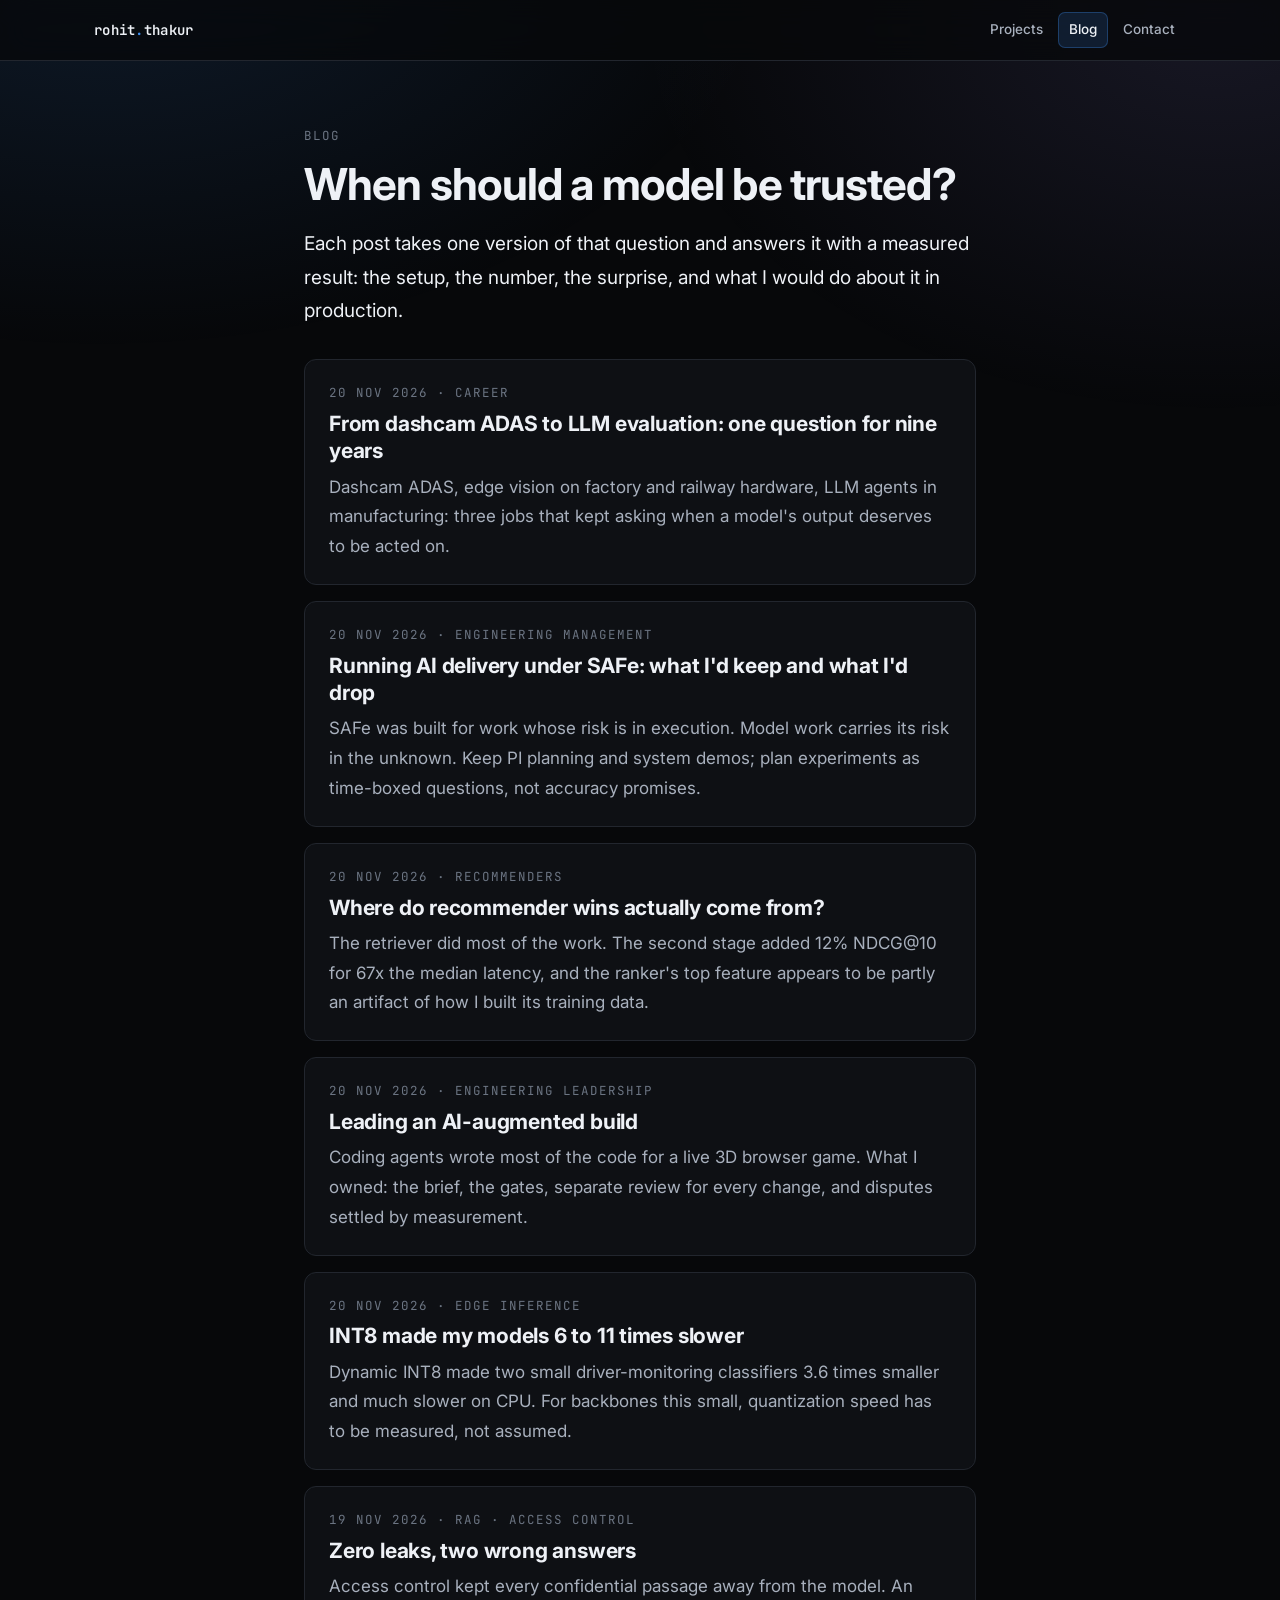
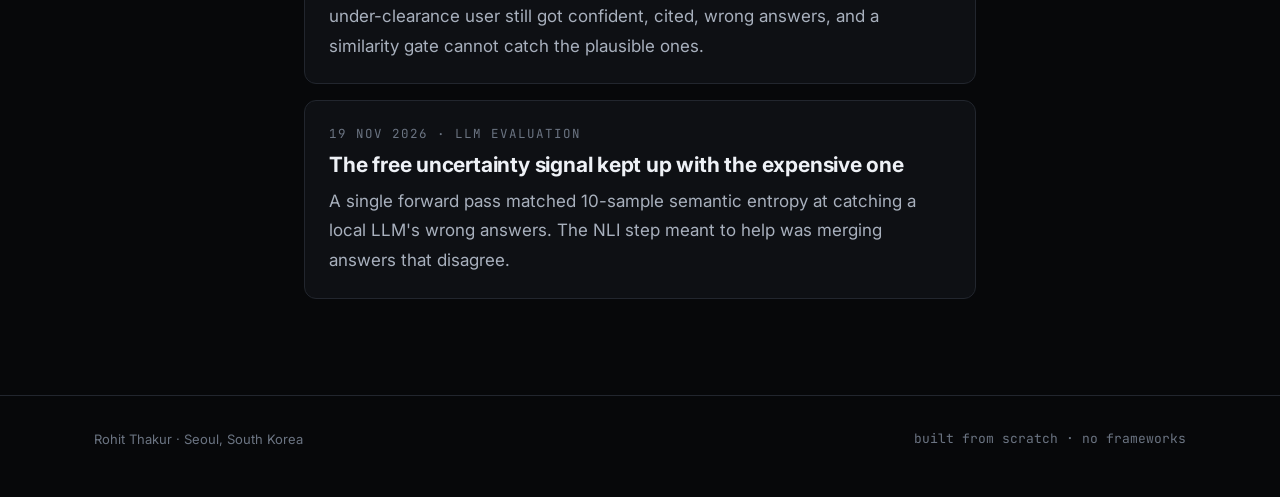
<file: blog/index.html>
<!doctype html>
<html lang="en">
<head>
<meta charset="utf-8">
<meta name="viewport" content="width=device-width, initial-scale=1">
<title>Blog — Rohit Thakur</title>
<meta name="description" content="Write-ups on when a model should be trusted: LLM uncertainty and evaluation, agentic RAG, and edge computer vision, each with a measured result.">
<meta name="author" content="Rohit Thakur">
<meta property="og:title" content="Blog — Rohit Thakur">
<meta property="og:description" content="When should a model be trusted? Measured write-ups on LLM evaluation and edge vision.">
<meta property="og:type" content="website">
<meta property="og:url" content="https://trohit920.github.io/blog/">
<link rel="canonical" href="https://trohit920.github.io/blog/">
<link rel="preconnect" href="https://fonts.googleapis.com">
<link rel="preconnect" href="https://fonts.gstatic.com" crossorigin>
<link href="https://fonts.googleapis.com/css2?family=Inter:wght@400;500;600;700&family=JetBrains+Mono:wght@400;500;600&display=swap" rel="stylesheet">
<link rel="stylesheet" href="blog.css">
</head>
<body>

<nav>
  <div class="wrap">
    <a class="brand" href="/">rohit<span>.</span>thakur</a>
    <div class="navlinks">
      <a href="/#projects">Projects</a>
      <a href="/blog/" class="active">Blog</a>
      <a href="/#contact">Contact</a>
    </div>
  </div>
</nav>

<main>
  <div class="read wrap">
    <div class="eyebrow">Blog</div>
    <h1>When should a model be trusted?</h1>
    <p class="lede">Each post takes one version of that question and answers it with a measured result: the setup, the number, the surprise, and what I would do about it in production.</p>

    <ul class="post-list">
      <li>
        <div class="eyebrow"><time datetime="2026-11-20">20 Nov 2026</time> &middot; Career</div>
        <h2><a href="one-question-nine-years/">From dashcam ADAS to LLM evaluation: one question for nine years</a></h2>
        <p>Dashcam ADAS, edge vision on factory and railway hardware, LLM agents in manufacturing: three jobs that kept asking when a model's output deserves to be acted on.</p>
      </li>
      <li>
        <div class="eyebrow"><time datetime="2026-11-20">20 Nov 2026</time> &middot; Engineering management</div>
        <h2><a href="ai-delivery-under-safe/">Running AI delivery under SAFe: what I'd keep and what I'd drop</a></h2>
        <p>SAFe was built for work whose risk is in execution. Model work carries its risk in the unknown. Keep PI planning and system demos; plan experiments as time-boxed questions, not accuracy promises.</p>
      </li>
      <li>
        <div class="eyebrow"><time datetime="2026-11-20">20 Nov 2026</time> &middot; Recommenders</div>
        <h2><a href="recommender-wins-retrieval/">Where do recommender wins actually come from?</a></h2>
        <p>The retriever did most of the work. The second stage added 12% NDCG@10 for 67x the median latency, and the ranker's top feature appears to be partly an artifact of how I built its training data.</p>
      </li>
      <li>
        <div class="eyebrow"><time datetime="2026-11-20">20 Nov 2026</time> &middot; Engineering leadership</div>
        <h2><a href="leading-ai-augmented-build/">Leading an AI-augmented build</a></h2>
        <p>Coding agents wrote most of the code for a live 3D browser game. What I owned: the brief, the gates, separate review for every change, and disputes settled by measurement.</p>
      </li>
      <li>
        <div class="eyebrow"><time datetime="2026-11-20">20 Nov 2026</time> &middot; Edge inference</div>
        <h2><a href="int8-slower-edge-dms/">INT8 made my models 6 to 11 times slower</a></h2>
        <p>Dynamic INT8 made two small driver-monitoring classifiers 3.6 times smaller and much slower on CPU. For backbones this small, quantization speed has to be measured, not assumed.</p>
      </li>
      <li>
        <div class="eyebrow"><time datetime="2026-11-19">19 Nov 2026</time> &middot; RAG &middot; Access control</div>
        <h2><a href="rag-access-control-wrong-answers/">Zero leaks, two wrong answers</a></h2>
        <p>Access control kept every confidential passage away from the model. An under-clearance user still got confident, cited, wrong answers, and a similarity gate cannot catch the plausible ones.</p>
      </li>
      <li>
        <div class="eyebrow"><time datetime="2026-11-19">19 Nov 2026</time> &middot; LLM evaluation</div>
        <h2><a href="llm-uncertainty-free-signal/">The free uncertainty signal kept up with the expensive one</a></h2>
        <p>A single forward pass matched 10-sample semantic entropy at catching a local LLM's wrong answers. The NLI step meant to help was merging answers that disagree.</p>
      </li>
    </ul>
  </div>
</main>

<footer>
  <div class="wrap">
    <div>Rohit Thakur &middot; Seoul, South Korea</div>
    <div class="mono">built from scratch &middot; no frameworks</div>
  </div>
</footer>
</body>
</html>
</file>
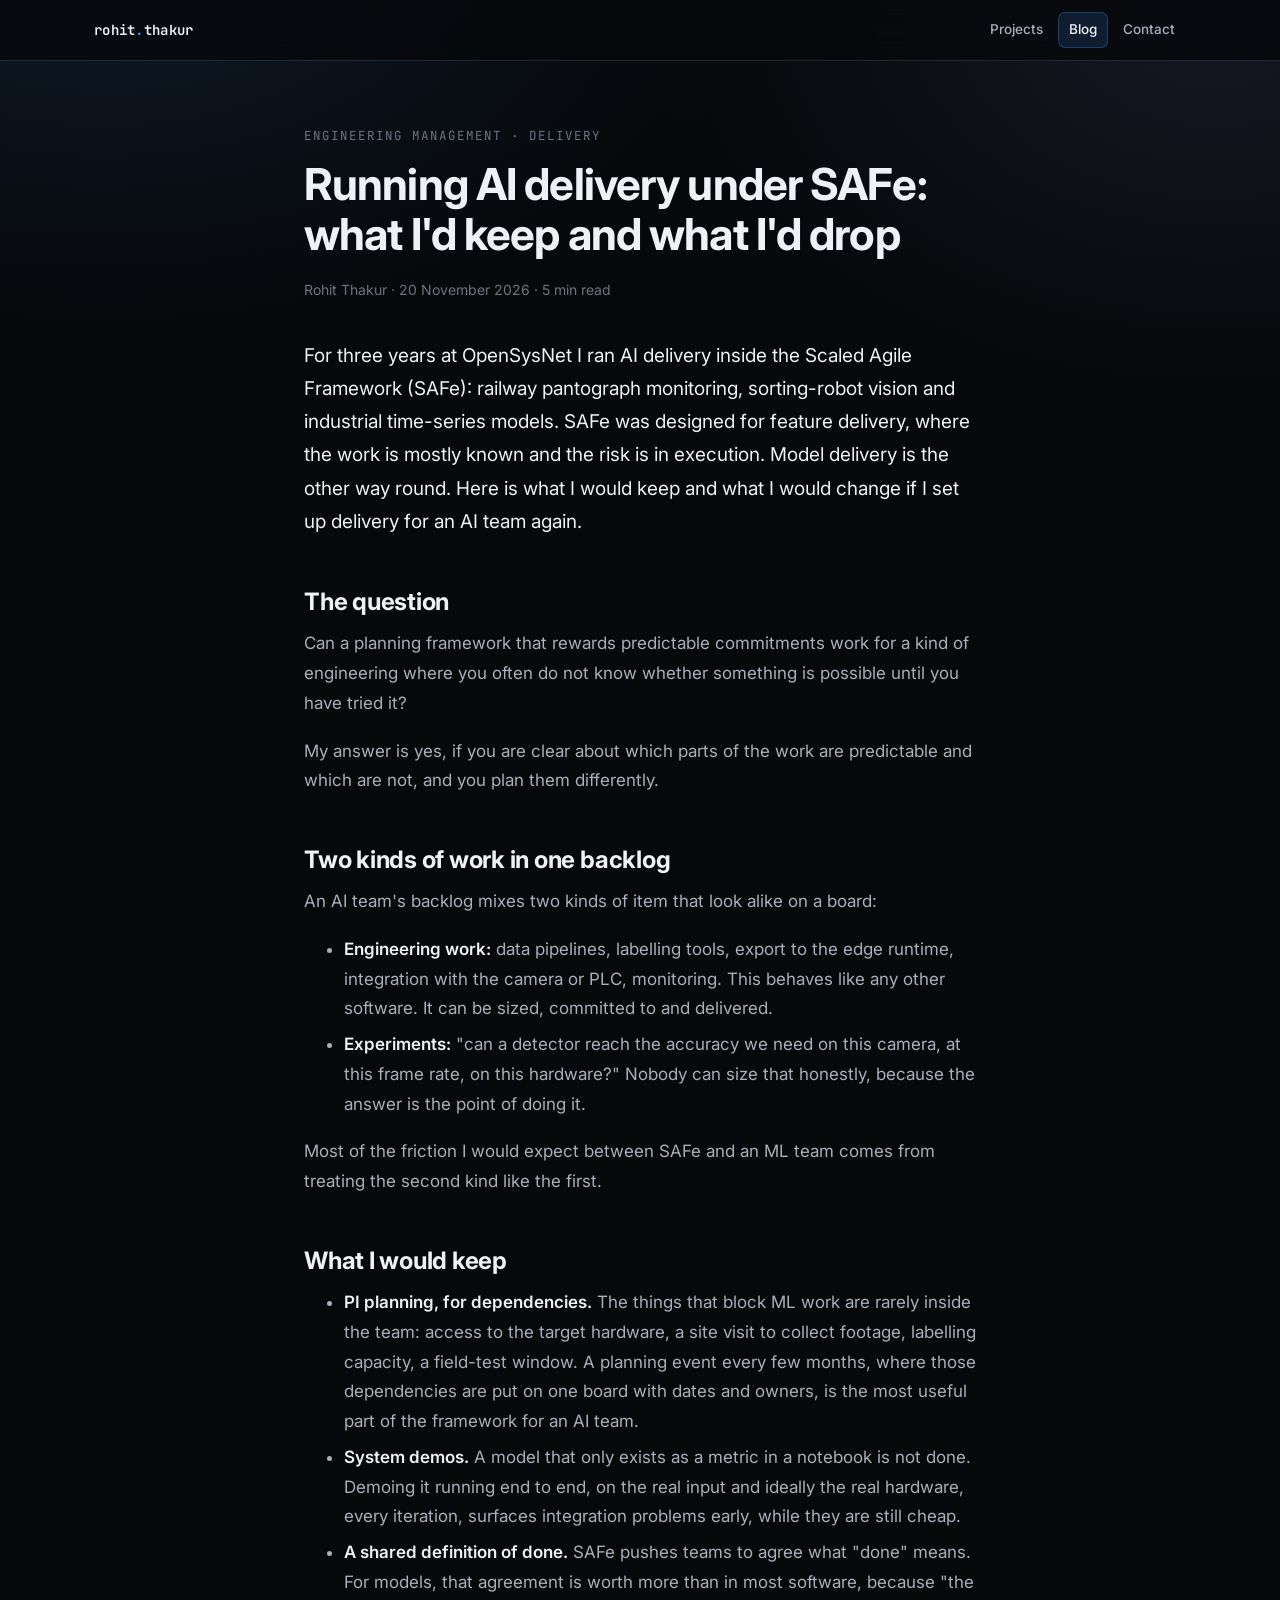
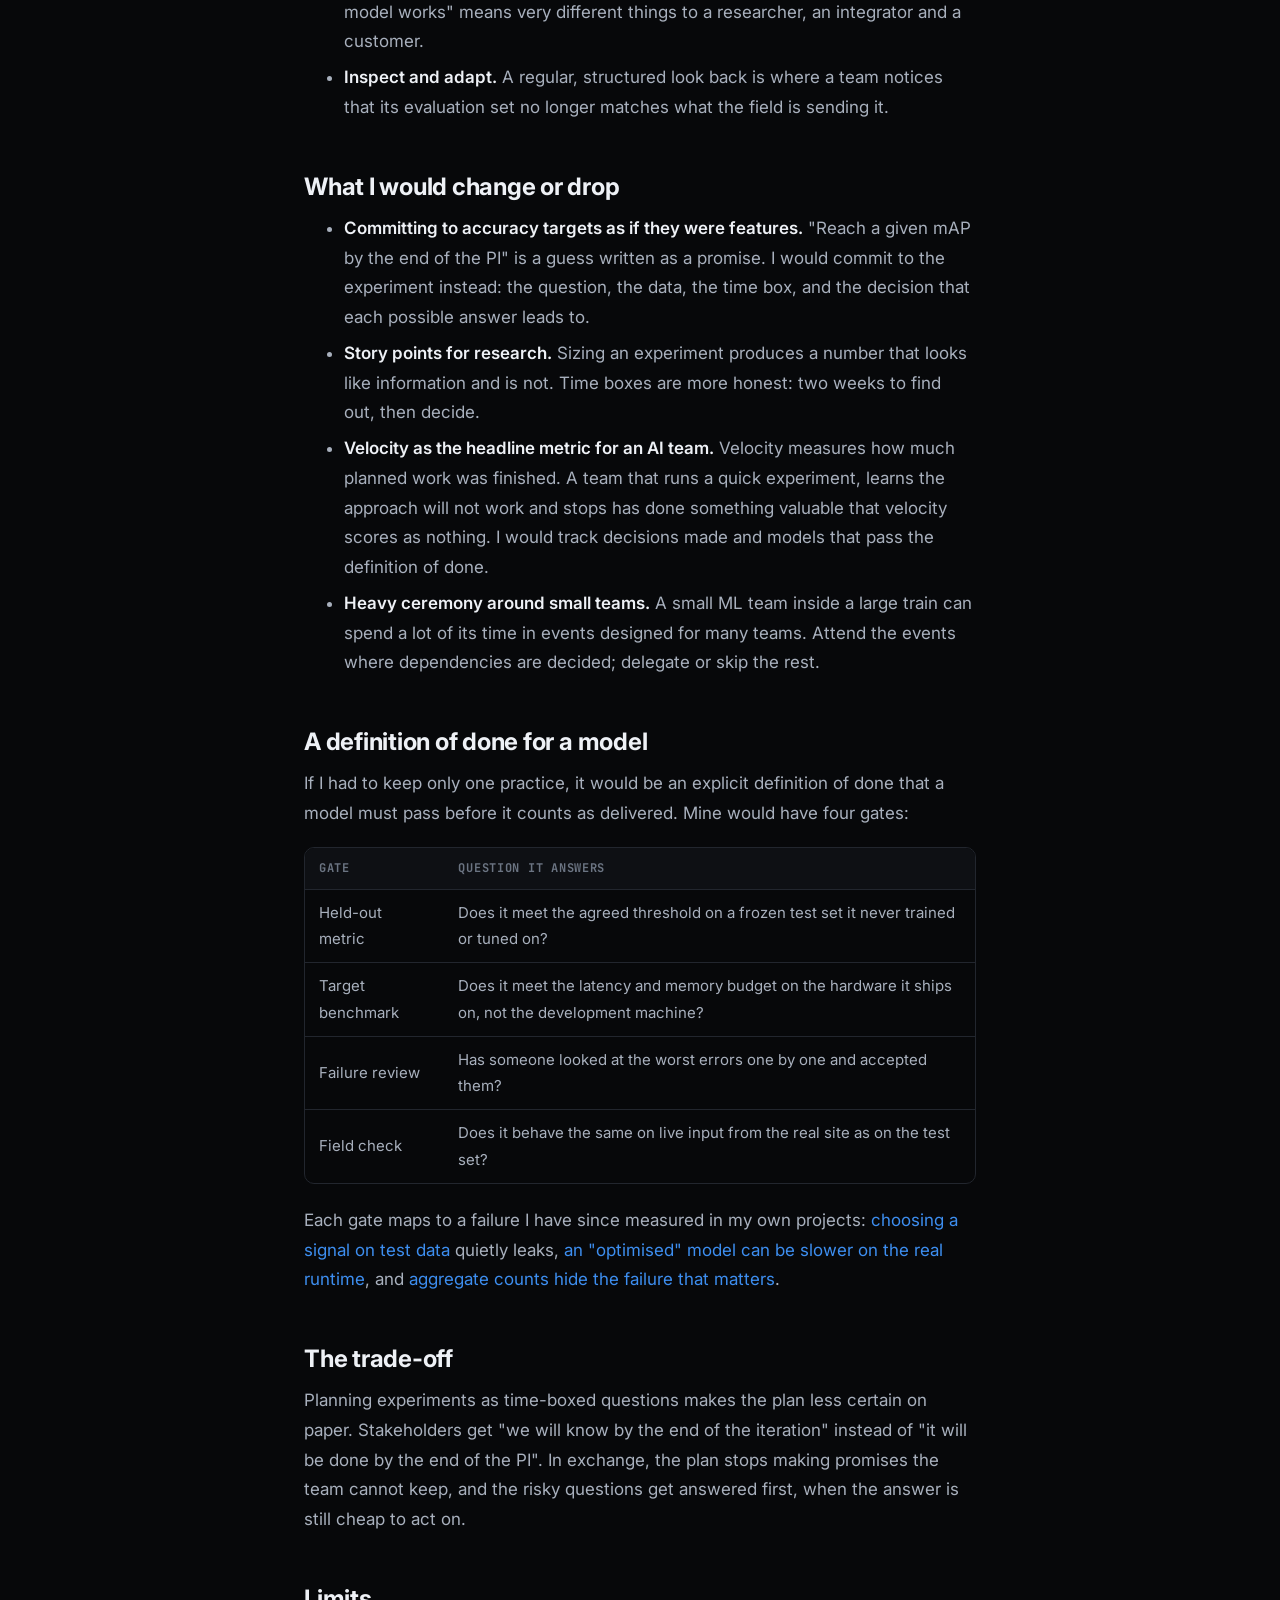
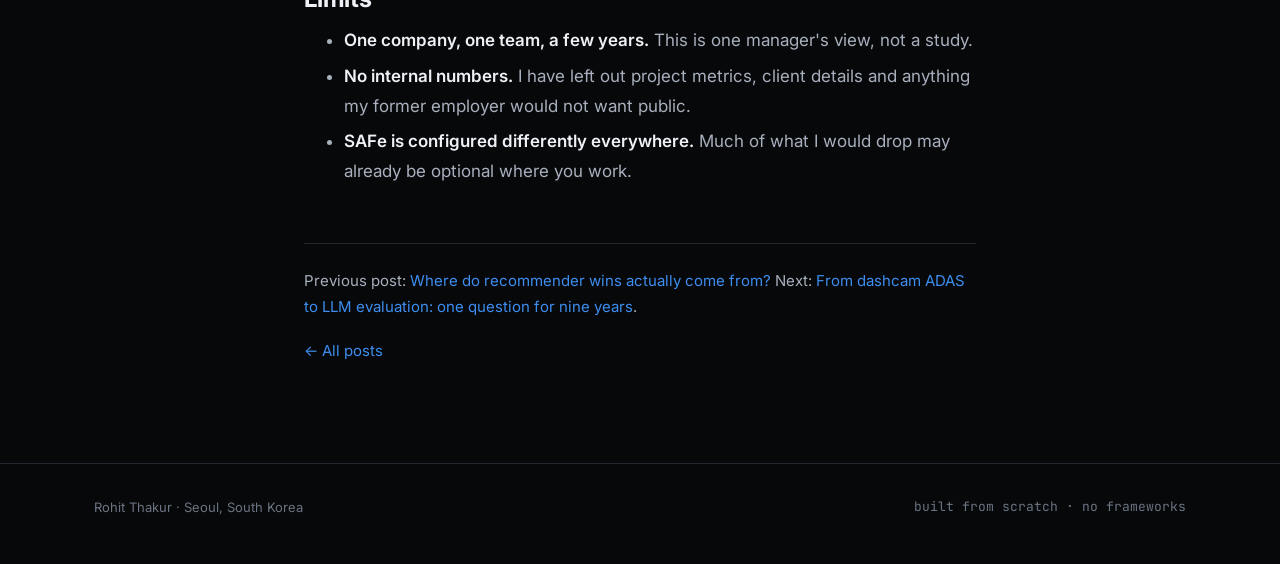
<file: blog/ai-delivery-under-safe/index.html>
<!doctype html>
<html lang="en">
<head>
<meta charset="utf-8">
<meta name="viewport" content="width=device-width, initial-scale=1">
<title>AI delivery under SAFe — Rohit Thakur</title>
<meta name="description" content="SAFe was built for feature delivery, where the work is known and the risk is in execution. Model delivery is the other way round. What I would keep from it for an AI team, and what I would drop.">
<meta name="author" content="Rohit Thakur">
<meta property="og:title" content="Running AI delivery under SAFe: what I'd keep and what I'd drop">
<meta property="og:description" content="Planning frameworks assume you know what done looks like. Model work often doesn't, until the experiment is run.">
<meta property="og:type" content="article">
<meta property="og:url" content="https://trohit920.github.io/blog/ai-delivery-under-safe/">
<link rel="canonical" href="https://trohit920.github.io/blog/ai-delivery-under-safe/">
<link rel="preconnect" href="https://fonts.googleapis.com">
<link rel="preconnect" href="https://fonts.gstatic.com" crossorigin>
<link href="https://fonts.googleapis.com/css2?family=Inter:wght@400;500;600;700&family=JetBrains+Mono:wght@400;500;600&display=swap" rel="stylesheet">
<link rel="stylesheet" href="../blog.css">
</head>
<body>

<nav>
  <div class="wrap">
    <a class="brand" href="/">rohit<span>.</span>thakur</a>
    <div class="navlinks">
      <a href="/#projects">Projects</a>
      <a href="/blog/" class="active">Blog</a>
      <a href="/#contact">Contact</a>
    </div>
  </div>
</nav>

<main>
  <article class="read wrap">
    <div class="eyebrow">Engineering management &middot; Delivery</div>
    <h1>Running AI delivery under SAFe: what I'd keep and what I'd drop</h1>
    <p class="byline">Rohit Thakur &middot; <time datetime="2026-11-20">20 November 2026</time> &middot; 5 min read</p>

    <p class="lede">For three years at OpenSysNet I ran AI delivery inside the Scaled Agile Framework (SAFe): railway pantograph monitoring, sorting-robot vision and industrial time-series models. SAFe was designed for feature delivery, where the work is mostly known and the risk is in execution. Model delivery is the other way round. Here is what I would keep and what I would change if I set up delivery for an AI team again.</p>

    <h2>The question</h2>
    <p>Can a planning framework that rewards predictable commitments work for a kind of engineering where you often do not know whether something is possible until you have tried it?</p>
    <p>My answer is yes, if you are clear about which parts of the work are predictable and which are not, and you plan them differently.</p>

    <h2>Two kinds of work in one backlog</h2>
    <p>An AI team's backlog mixes two kinds of item that look alike on a board:</p>
    <ul>
      <li><b>Engineering work:</b> data pipelines, labelling tools, export to the edge runtime, integration with the camera or PLC, monitoring. This behaves like any other software. It can be sized, committed to and delivered.</li>
      <li><b>Experiments:</b> "can a detector reach the accuracy we need on this camera, at this frame rate, on this hardware?" Nobody can size that honestly, because the answer is the point of doing it.</li>
    </ul>
    <p>Most of the friction I would expect between SAFe and an ML team comes from treating the second kind like the first.</p>

    <h2>What I would keep</h2>
    <ul>
      <li><b>PI planning, for dependencies.</b> The things that block ML work are rarely inside the team: access to the target hardware, a site visit to collect footage, labelling capacity, a field-test window. A planning event every few months, where those dependencies are put on one board with dates and owners, is the most useful part of the framework for an AI team.</li>
      <li><b>System demos.</b> A model that only exists as a metric in a notebook is not done. Demoing it running end to end, on the real input and ideally the real hardware, every iteration, surfaces integration problems early, while they are still cheap.</li>
      <li><b>A shared definition of done.</b> SAFe pushes teams to agree what "done" means. For models, that agreement is worth more than in most software, because "the model works" means very different things to a researcher, an integrator and a customer.</li>
      <li><b>Inspect and adapt.</b> A regular, structured look back is where a team notices that its evaluation set no longer matches what the field is sending it.</li>
    </ul>

    <h2>What I would change or drop</h2>
    <ul>
      <li><b>Committing to accuracy targets as if they were features.</b> "Reach a given mAP by the end of the PI" is a guess written as a promise. I would commit to the experiment instead: the question, the data, the time box, and the decision that each possible answer leads to.</li>
      <li><b>Story points for research.</b> Sizing an experiment produces a number that looks like information and is not. Time boxes are more honest: two weeks to find out, then decide.</li>
      <li><b>Velocity as the headline metric for an AI team.</b> Velocity measures how much planned work was finished. A team that runs a quick experiment, learns the approach will not work and stops has done something valuable that velocity scores as nothing. I would track decisions made and models that pass the definition of done.</li>
      <li><b>Heavy ceremony around small teams.</b> A small ML team inside a large train can spend a lot of its time in events designed for many teams. Attend the events where dependencies are decided; delegate or skip the rest.</li>
    </ul>

    <h2>A definition of done for a model</h2>
    <p>If I had to keep only one practice, it would be an explicit definition of done that a model must pass before it counts as delivered. Mine would have four gates:</p>
    <div class="table-scroll">
      <table>
        <thead><tr><th>Gate</th><th>Question it answers</th></tr></thead>
        <tbody>
          <tr><td>Held-out metric</td><td>Does it meet the agreed threshold on a frozen test set it never trained or tuned on?</td></tr>
          <tr><td>Target benchmark</td><td>Does it meet the latency and memory budget on the hardware it ships on, not the development machine?</td></tr>
          <tr><td>Failure review</td><td>Has someone looked at the worst errors one by one and accepted them?</td></tr>
          <tr><td>Field check</td><td>Does it behave the same on live input from the real site as on the test set?</td></tr>
        </tbody>
      </table>
    </div>
    <p>Each gate maps to a failure I have since measured in my own projects: <a href="/blog/llm-uncertainty-free-signal/">choosing a signal on test data</a> quietly leaks, <a href="/blog/int8-slower-edge-dms/">an "optimised" model can be slower on the real runtime</a>, and <a href="/blog/rag-access-control-wrong-answers/">aggregate counts hide the failure that matters</a>.</p>

    <h2>The trade-off</h2>
    <p>Planning experiments as time-boxed questions makes the plan less certain on paper. Stakeholders get "we will know by the end of the iteration" instead of "it will be done by the end of the PI". In exchange, the plan stops making promises the team cannot keep, and the risky questions get answered first, when the answer is still cheap to act on.</p>

    <h2>Limits</h2>
    <ul>
      <li><b>One company, one team, a few years.</b> This is one manager's view, not a study.</li>
      <li><b>No internal numbers.</b> I have left out project metrics, client details and anything my former employer would not want public.</li>
      <li><b>SAFe is configured differently everywhere.</b> Much of what I would drop may already be optional where you work.</li>
    </ul>

    <div class="post-foot">
      <p>Previous post: <a href="/blog/recommender-wins-retrieval/">Where do recommender wins actually come from?</a> Next: <a href="/blog/one-question-nine-years/">From dashcam ADAS to LLM evaluation: one question for nine years</a>.</p>
      <p><a href="/blog/">&larr; All posts</a></p>
    </div>
  </article>
</main>

<footer>
  <div class="wrap">
    <div>Rohit Thakur &middot; Seoul, South Korea</div>
    <div class="mono">built from scratch &middot; no frameworks</div>
  </div>
</footer>
</body>
</html>
</file>
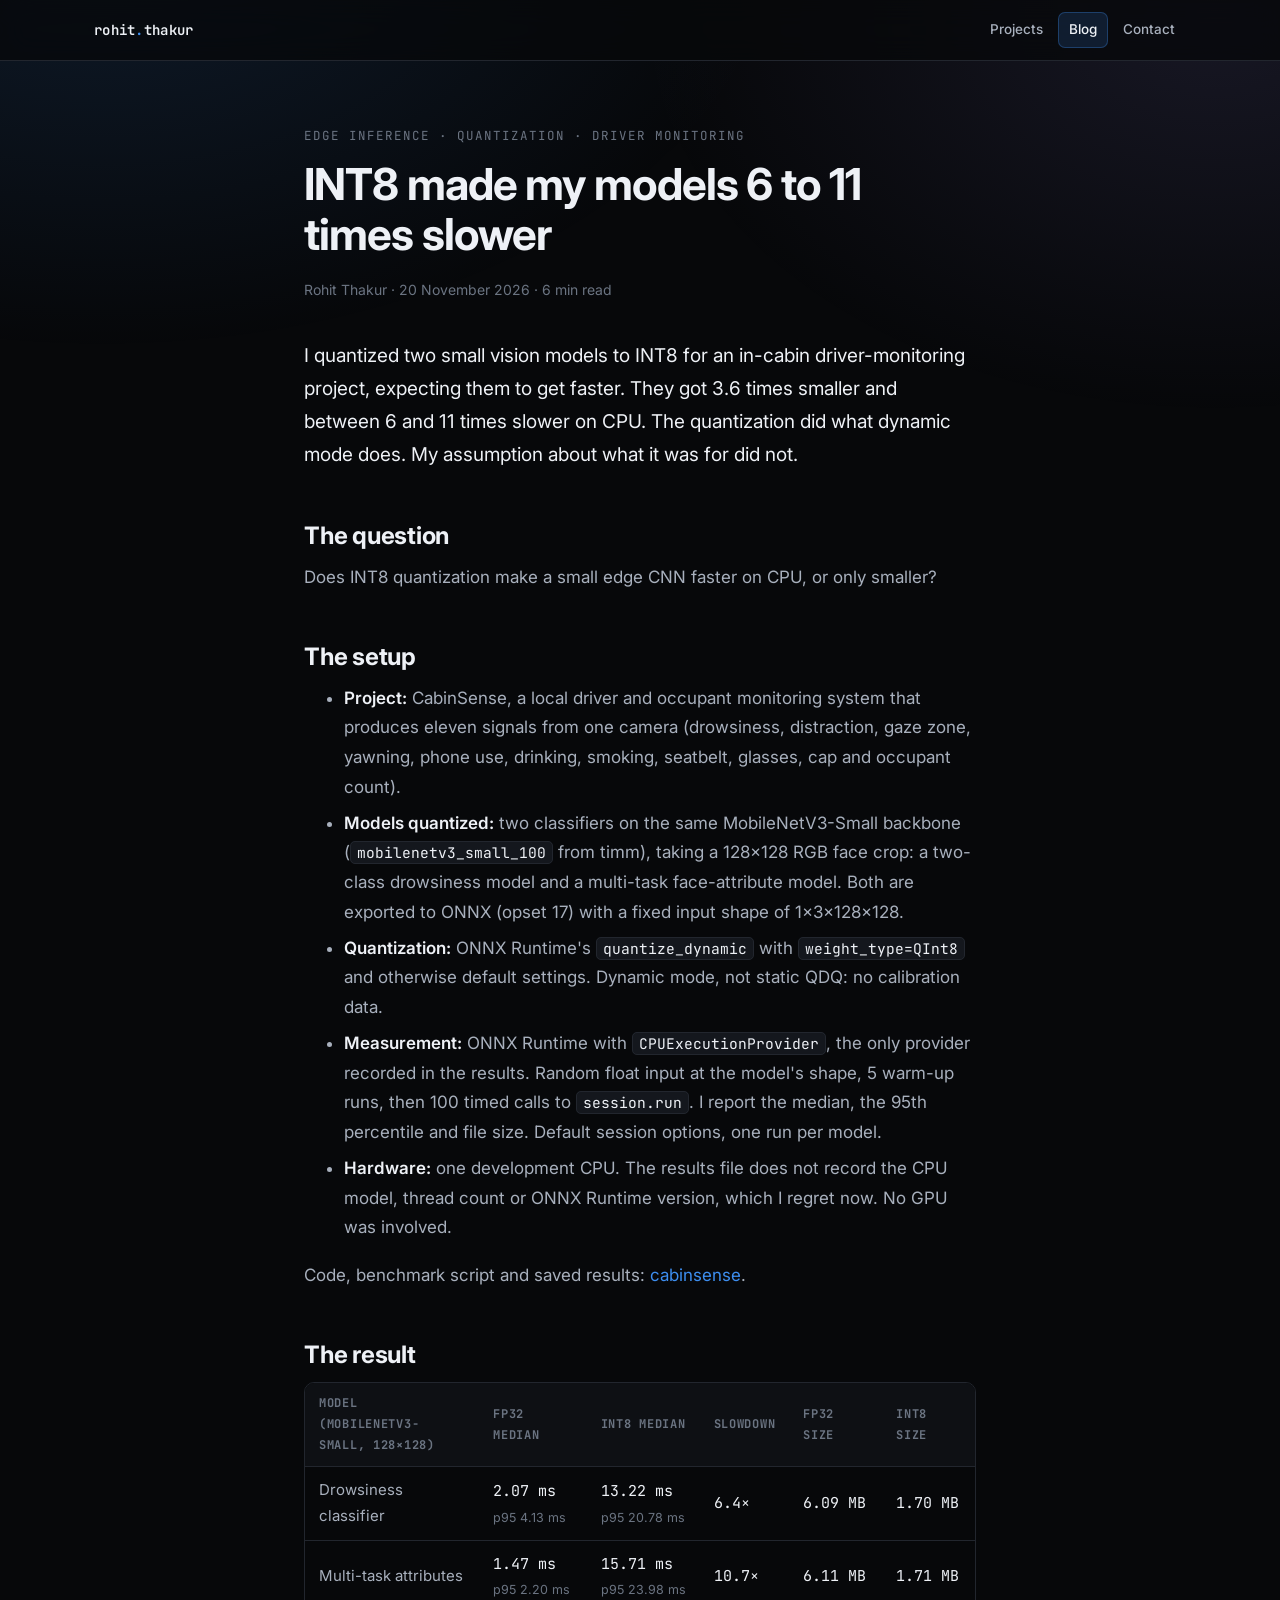
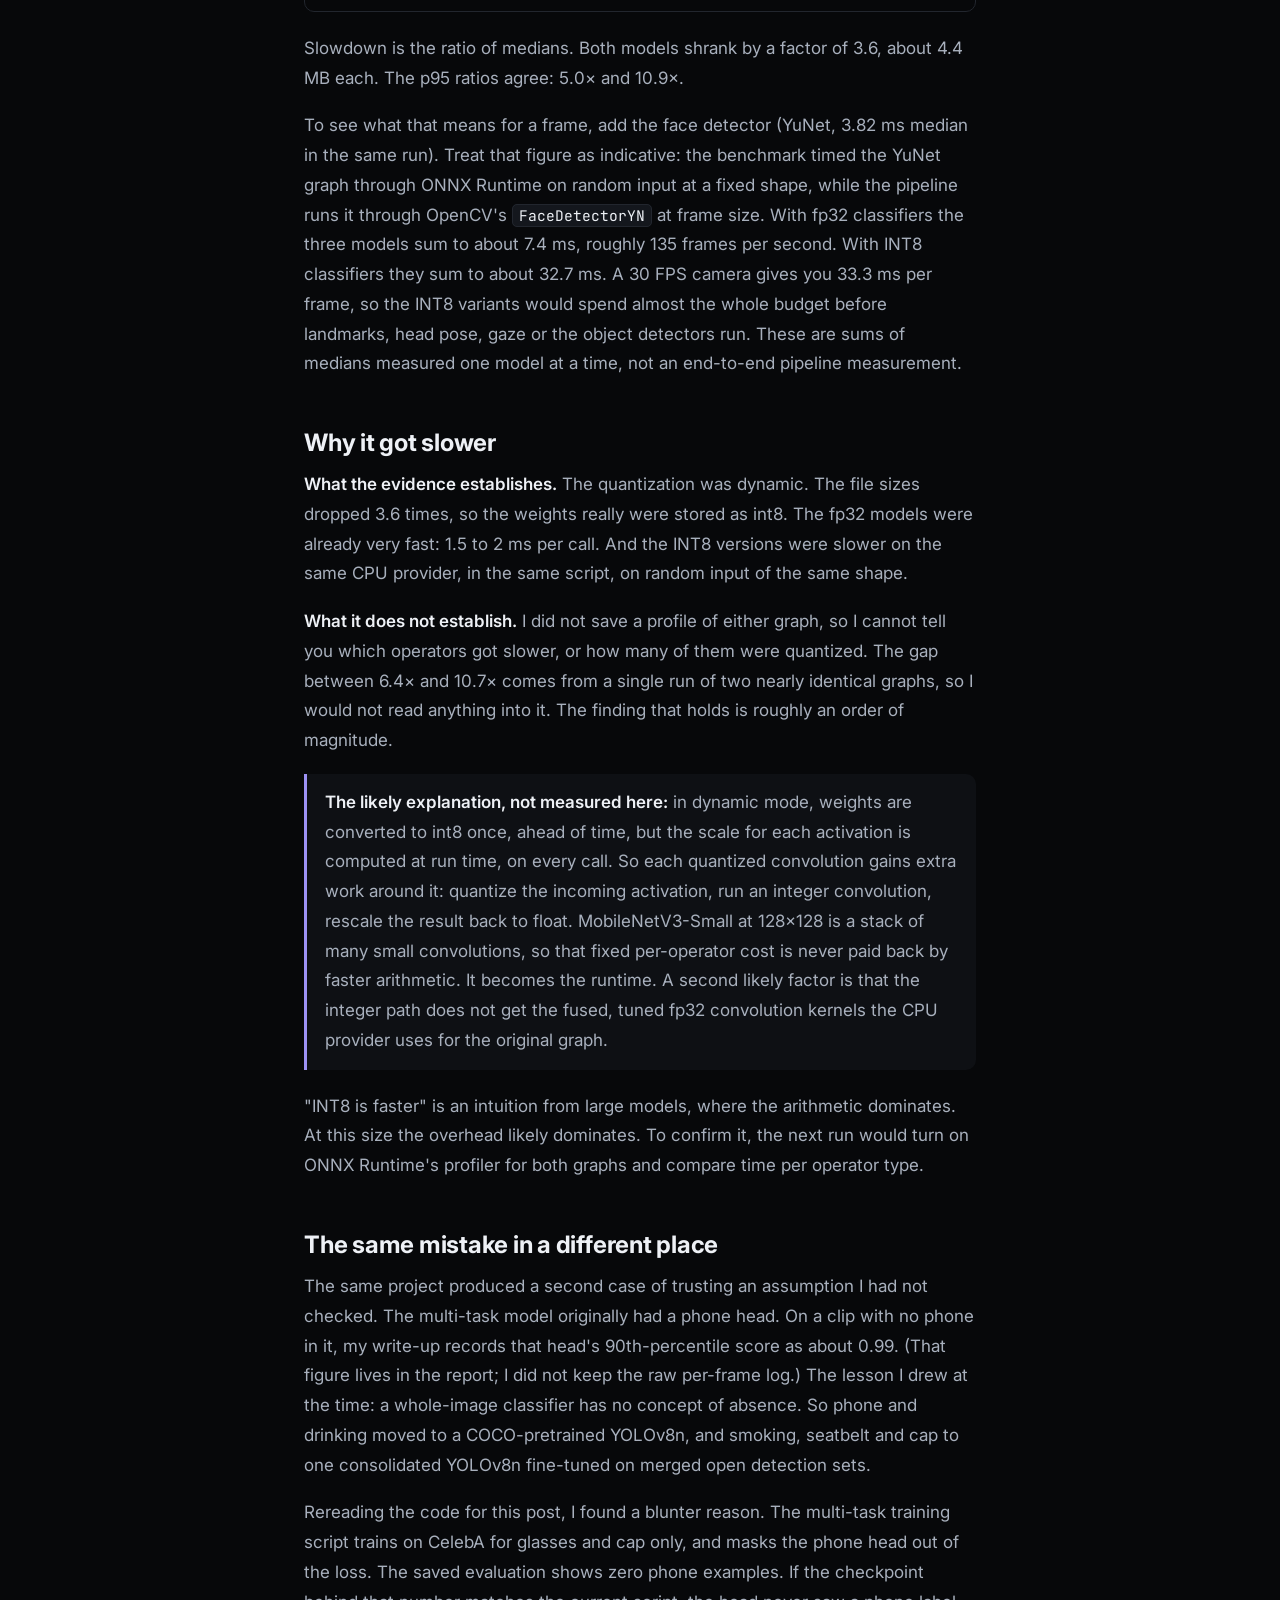
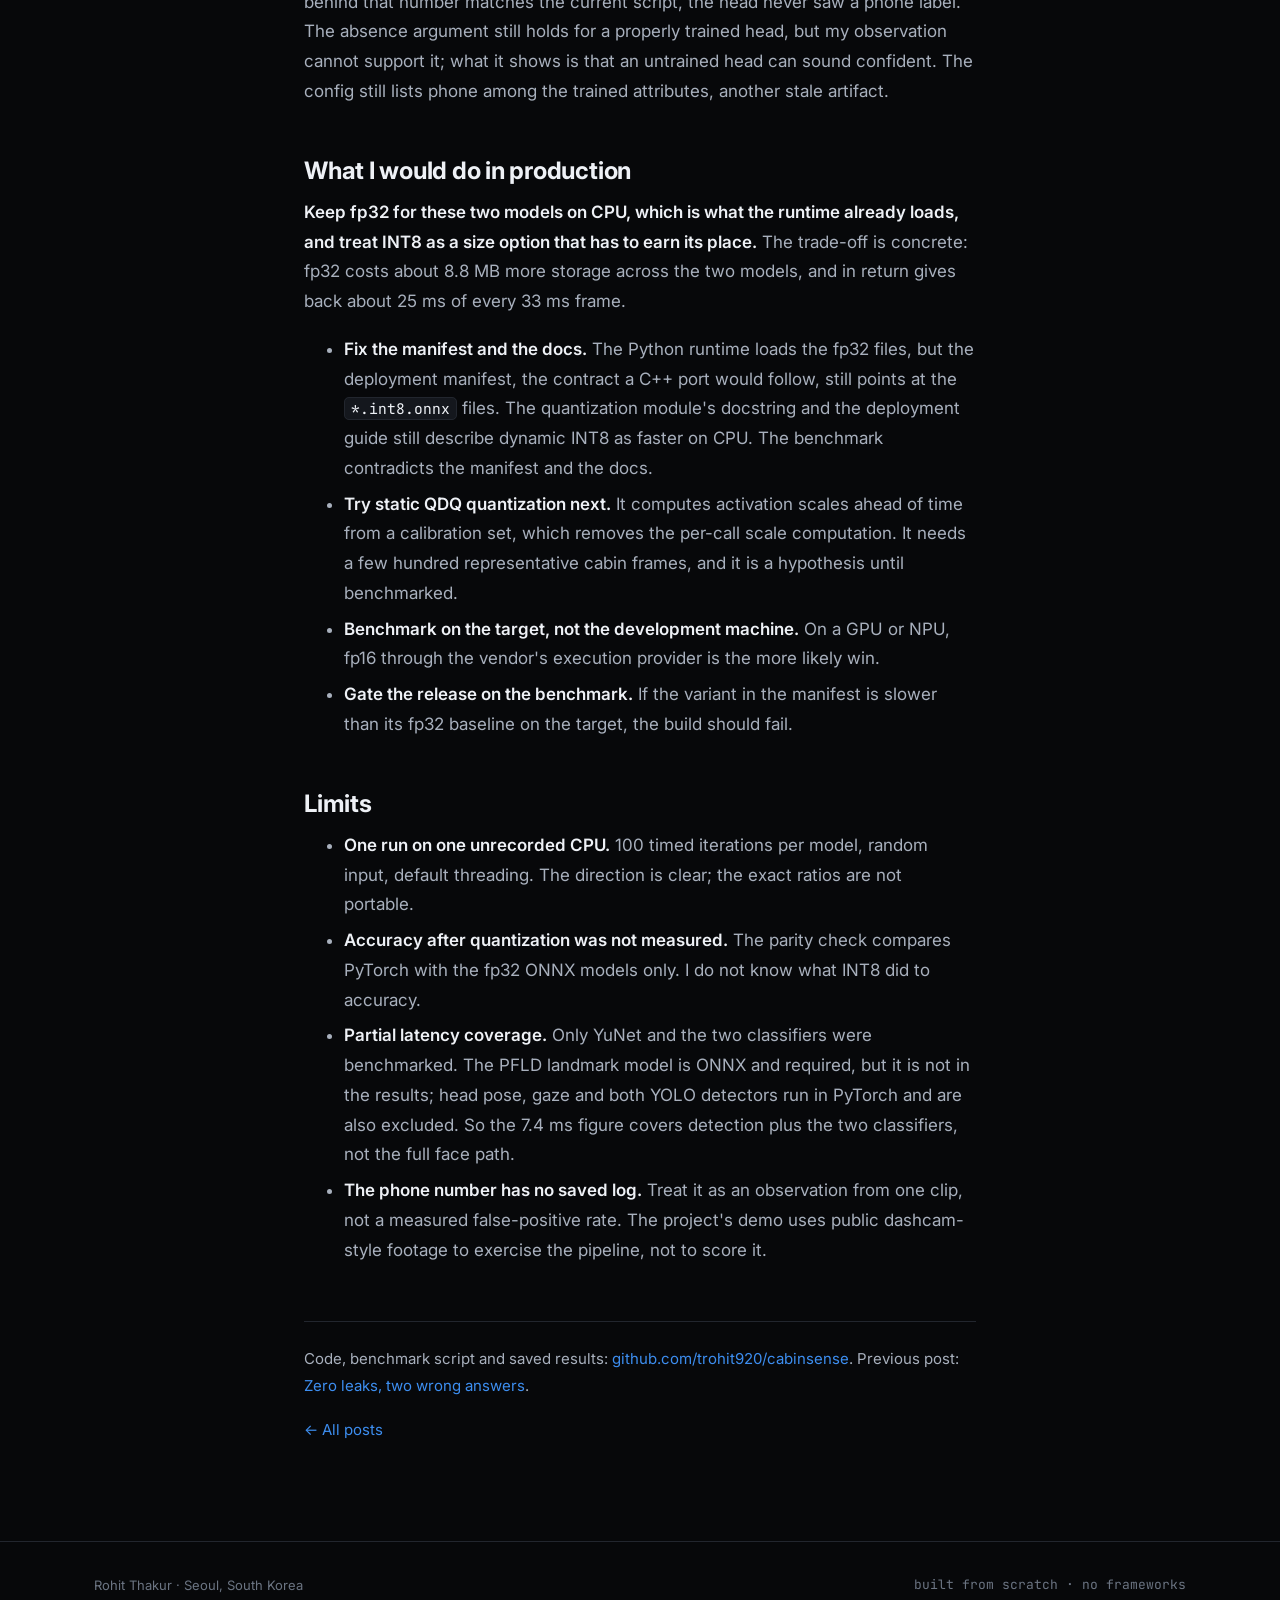
<file: blog/int8-slower-edge-dms/index.html>
<!doctype html>
<html lang="en">
<head>
<meta charset="utf-8">
<meta name="viewport" content="width=device-width, initial-scale=1">
<title>INT8 made my models 6 to 11 times slower — Rohit Thakur</title>
<meta name="description" content="Dynamic INT8 quantization in ONNX Runtime made two small MobileNetV3-Small classifiers 3.6 times smaller and 6 to 11 times slower on CPU. For backbones this small, dynamic INT8 is a size decision first, and its speed has to be measured.">
<meta name="author" content="Rohit Thakur">
<meta property="og:title" content="INT8 made my models 6 to 11 times slower: dynamic quantization on a tiny edge backbone">
<meta property="og:description" content="Two MobileNetV3-Small driver-monitoring classifiers got 3.6x smaller and 6 to 11 times slower after dynamic INT8 quantization in ONNX Runtime on CPU.">
<meta property="og:type" content="article">
<meta property="og:url" content="https://trohit920.github.io/blog/int8-slower-edge-dms/">
<link rel="canonical" href="https://trohit920.github.io/blog/int8-slower-edge-dms/">
<link rel="preconnect" href="https://fonts.googleapis.com">
<link rel="preconnect" href="https://fonts.gstatic.com" crossorigin>
<link href="https://fonts.googleapis.com/css2?family=Inter:wght@400;500;600;700&family=JetBrains+Mono:wght@400;500;600&display=swap" rel="stylesheet">
<link rel="stylesheet" href="../blog.css">
</head>
<body>

<nav>
  <div class="wrap">
    <a class="brand" href="/">rohit<span>.</span>thakur</a>
    <div class="navlinks">
      <a href="/#projects">Projects</a>
      <a href="/blog/" class="active">Blog</a>
      <a href="/#contact">Contact</a>
    </div>
  </div>
</nav>

<main>
  <article class="read wrap">
    <div class="eyebrow">Edge inference &middot; Quantization &middot; Driver monitoring</div>
    <h1>INT8 made my models 6 to 11 times slower</h1>
    <p class="byline">Rohit Thakur &middot; <time datetime="2026-11-20">20 November 2026</time> &middot; 6 min read</p>

    <p class="lede">I quantized two small vision models to INT8 for an in-cabin driver-monitoring project, expecting them to get faster. They got 3.6 times smaller and between 6 and 11 times slower on CPU. The quantization did what dynamic mode does. My assumption about what it was for did not.</p>

    <h2>The question</h2>
    <p>Does INT8 quantization make a small edge CNN faster on CPU, or only smaller?</p>

    <h2>The setup</h2>
    <ul>
      <li><b>Project:</b> CabinSense, a local driver and occupant monitoring system that produces eleven signals from one camera (drowsiness, distraction, gaze zone, yawning, phone use, drinking, smoking, seatbelt, glasses, cap and occupant count).</li>
      <li><b>Models quantized:</b> two classifiers on the same MobileNetV3-Small backbone (<code>mobilenetv3_small_100</code> from timm), taking a 128&times;128 RGB face crop: a two-class drowsiness model and a multi-task face-attribute model. Both are exported to ONNX (opset 17) with a fixed input shape of 1&times;3&times;128&times;128.</li>
      <li><b>Quantization:</b> ONNX Runtime's <code>quantize_dynamic</code> with <code>weight_type=QInt8</code> and otherwise default settings. Dynamic mode, not static QDQ: no calibration data.</li>
      <li><b>Measurement:</b> ONNX Runtime with <code>CPUExecutionProvider</code>, the only provider recorded in the results. Random float input at the model's shape, 5 warm-up runs, then 100 timed calls to <code>session.run</code>. I report the median, the 95th percentile and file size. Default session options, one run per model.</li>
      <li><b>Hardware:</b> one development CPU. The results file does not record the CPU model, thread count or ONNX Runtime version, which I regret now. No GPU was involved.</li>
    </ul>
    <p>Code, benchmark script and saved results: <a href="https://github.com/trohit920/cabinsense">cabinsense</a>.</p>

    <h2>The result</h2>
    <div class="table-scroll">
      <table>
        <thead><tr><th>Model (MobileNetV3-Small, 128&times;128)</th><th>fp32 median</th><th>INT8 median</th><th>Slowdown</th><th>fp32 size</th><th>INT8 size</th></tr></thead>
        <tbody>
          <tr><td>Drowsiness classifier</td><td class="num">2.07 ms<span class="sub">p95 4.13 ms</span></td><td class="num">13.22 ms<span class="sub">p95 20.78 ms</span></td><td class="num">6.4&times;</td><td class="num">6.09 MB</td><td class="num">1.70 MB</td></tr>
          <tr><td>Multi-task attributes</td><td class="num">1.47 ms<span class="sub">p95 2.20 ms</span></td><td class="num">15.71 ms<span class="sub">p95 23.98 ms</span></td><td class="num">10.7&times;</td><td class="num">6.11 MB</td><td class="num">1.71 MB</td></tr>
        </tbody>
      </table>
    </div>
    <p>Slowdown is the ratio of medians. Both models shrank by a factor of 3.6, about 4.4 MB each. The p95 ratios agree: 5.0&times; and 10.9&times;.</p>
    <p>To see what that means for a frame, add the face detector (YuNet, 3.82 ms median in the same run). Treat that figure as indicative: the benchmark timed the YuNet graph through ONNX Runtime on random input at a fixed shape, while the pipeline runs it through OpenCV's <code>FaceDetectorYN</code> at frame size. With fp32 classifiers the three models sum to about 7.4 ms, roughly 135 frames per second. With INT8 classifiers they sum to about 32.7 ms. A 30 FPS camera gives you 33.3 ms per frame, so the INT8 variants would spend almost the whole budget before landmarks, head pose, gaze or the object detectors run. These are sums of medians measured one model at a time, not an end-to-end pipeline measurement.</p>

    <h2>Why it got slower</h2>
    <p><b>What the evidence establishes.</b> The quantization was dynamic. The file sizes dropped 3.6 times, so the weights really were stored as int8. The fp32 models were already very fast: 1.5 to 2 ms per call. And the INT8 versions were slower on the same CPU provider, in the same script, on random input of the same shape.</p>
    <p><b>What it does not establish.</b> I did not save a profile of either graph, so I cannot tell you which operators got slower, or how many of them were quantized. The gap between 6.4&times; and 10.7&times; comes from a single run of two nearly identical graphs, so I would not read anything into it. The finding that holds is roughly an order of magnitude.</p>
    <div class="callout">
      <p><b>The likely explanation, not measured here:</b> in dynamic mode, weights are converted to int8 once, ahead of time, but the scale for each activation is computed at run time, on every call. So each quantized convolution gains extra work around it: quantize the incoming activation, run an integer convolution, rescale the result back to float. MobileNetV3-Small at 128&times;128 is a stack of many small convolutions, so that fixed per-operator cost is never paid back by faster arithmetic. It becomes the runtime. A second likely factor is that the integer path does not get the fused, tuned fp32 convolution kernels the CPU provider uses for the original graph.</p>
    </div>
    <p>"INT8 is faster" is an intuition from large models, where the arithmetic dominates. At this size the overhead likely dominates. To confirm it, the next run would turn on ONNX Runtime's profiler for both graphs and compare time per operator type.</p>

    <h2>The same mistake in a different place</h2>
    <p>The same project produced a second case of trusting an assumption I had not checked. The multi-task model originally had a phone head. On a clip with no phone in it, my write-up records that head's 90th-percentile score as about 0.99. (That figure lives in the report; I did not keep the raw per-frame log.) The lesson I drew at the time: a whole-image classifier has no concept of absence. So phone and drinking moved to a COCO-pretrained YOLOv8n, and smoking, seatbelt and cap to one consolidated YOLOv8n fine-tuned on merged open detection sets.</p>
    <p>Rereading the code for this post, I found a blunter reason. The multi-task training script trains on CelebA for glasses and cap only, and masks the phone head out of the loss. The saved evaluation shows zero phone examples. If the checkpoint behind that number matches the current script, the head never saw a phone label. The absence argument still holds for a properly trained head, but my observation cannot support it; what it shows is that an untrained head can sound confident. The config still lists phone among the trained attributes, another stale artifact.</p>

    <h2>What I would do in production</h2>
    <p><b>Keep fp32 for these two models on CPU, which is what the runtime already loads, and treat INT8 as a size option that has to earn its place.</b> The trade-off is concrete: fp32 costs about 8.8 MB more storage across the two models, and in return gives back about 25 ms of every 33 ms frame.</p>
    <ul>
      <li><b>Fix the manifest and the docs.</b> The Python runtime loads the fp32 files, but the deployment manifest, the contract a C++ port would follow, still points at the <code>*.int8.onnx</code> files. The quantization module's docstring and the deployment guide still describe dynamic INT8 as faster on CPU. The benchmark contradicts the manifest and the docs.</li>
      <li><b>Try static QDQ quantization next.</b> It computes activation scales ahead of time from a calibration set, which removes the per-call scale computation. It needs a few hundred representative cabin frames, and it is a hypothesis until benchmarked.</li>
      <li><b>Benchmark on the target, not the development machine.</b> On a GPU or NPU, fp16 through the vendor's execution provider is the more likely win.</li>
      <li><b>Gate the release on the benchmark.</b> If the variant in the manifest is slower than its fp32 baseline on the target, the build should fail.</li>
    </ul>

    <h2>Limits</h2>
    <ul>
      <li><b>One run on one unrecorded CPU.</b> 100 timed iterations per model, random input, default threading. The direction is clear; the exact ratios are not portable.</li>
      <li><b>Accuracy after quantization was not measured.</b> The parity check compares PyTorch with the fp32 ONNX models only. I do not know what INT8 did to accuracy.</li>
      <li><b>Partial latency coverage.</b> Only YuNet and the two classifiers were benchmarked. The PFLD landmark model is ONNX and required, but it is not in the results; head pose, gaze and both YOLO detectors run in PyTorch and are also excluded. So the 7.4 ms figure covers detection plus the two classifiers, not the full face path.</li>
      <li><b>The phone number has no saved log.</b> Treat it as an observation from one clip, not a measured false-positive rate. The project's demo uses public dashcam-style footage to exercise the pipeline, not to score it.</li>
    </ul>

    <div class="post-foot">
      <p>Code, benchmark script and saved results: <a href="https://github.com/trohit920/cabinsense">github.com/trohit920/cabinsense</a>. Previous post: <a href="/blog/rag-access-control-wrong-answers/">Zero leaks, two wrong answers</a>.</p>
      <p><a href="/blog/">&larr; All posts</a></p>
    </div>
  </article>
</main>

<footer>
  <div class="wrap">
    <div>Rohit Thakur &middot; Seoul, South Korea</div>
    <div class="mono">built from scratch &middot; no frameworks</div>
  </div>
</footer>
</body>
</html>
</file>
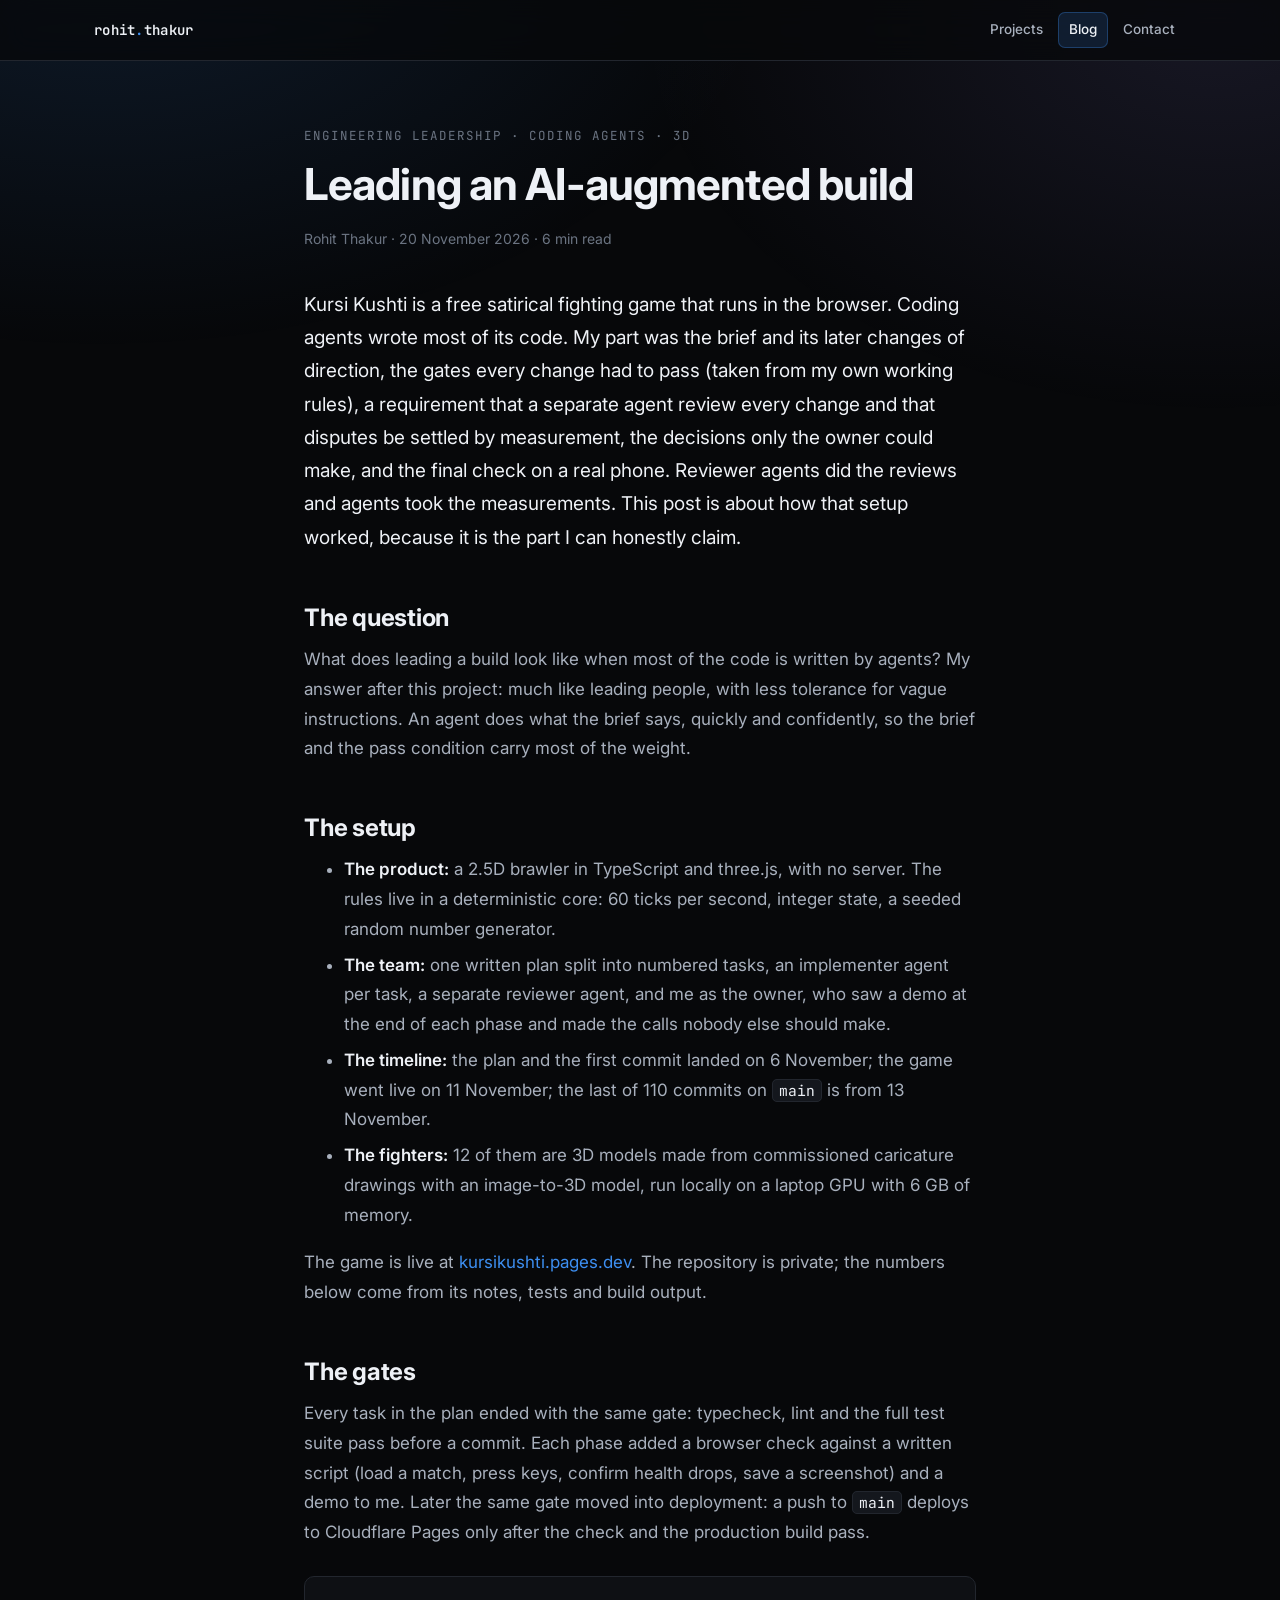
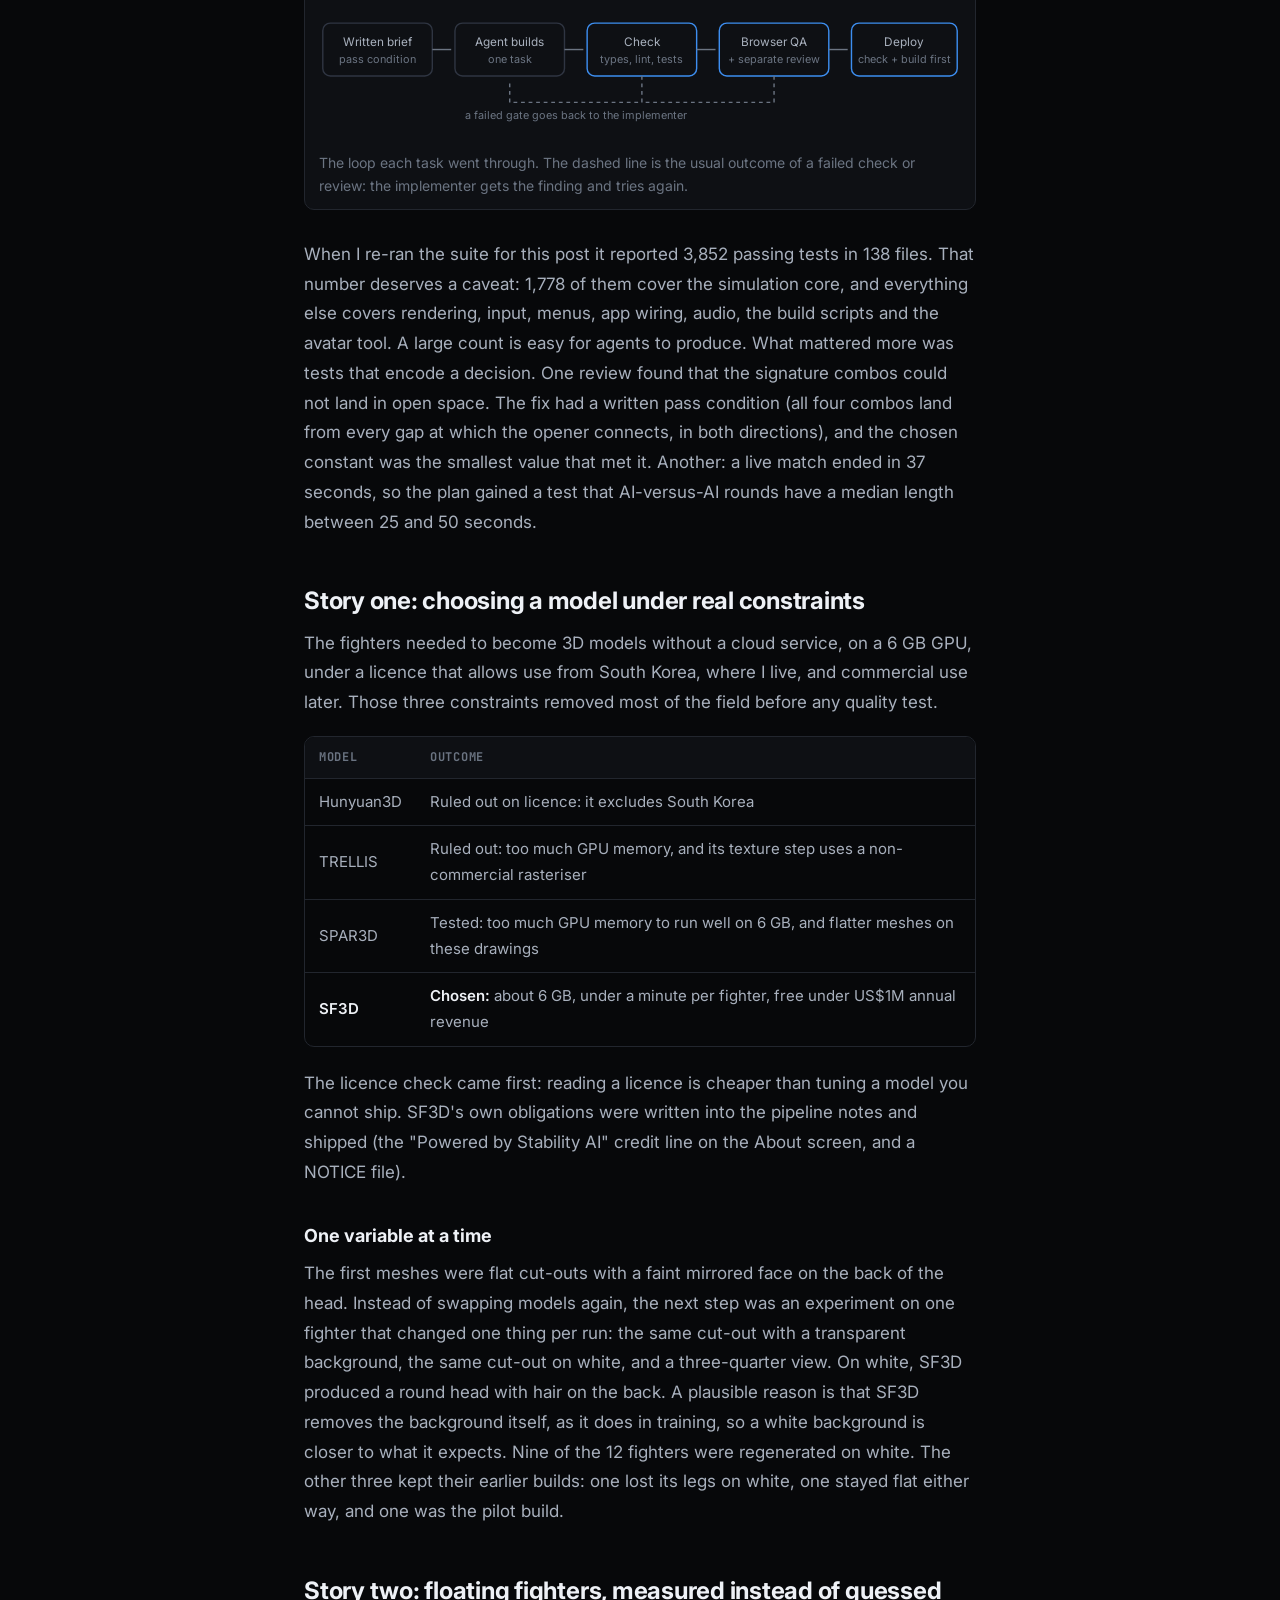
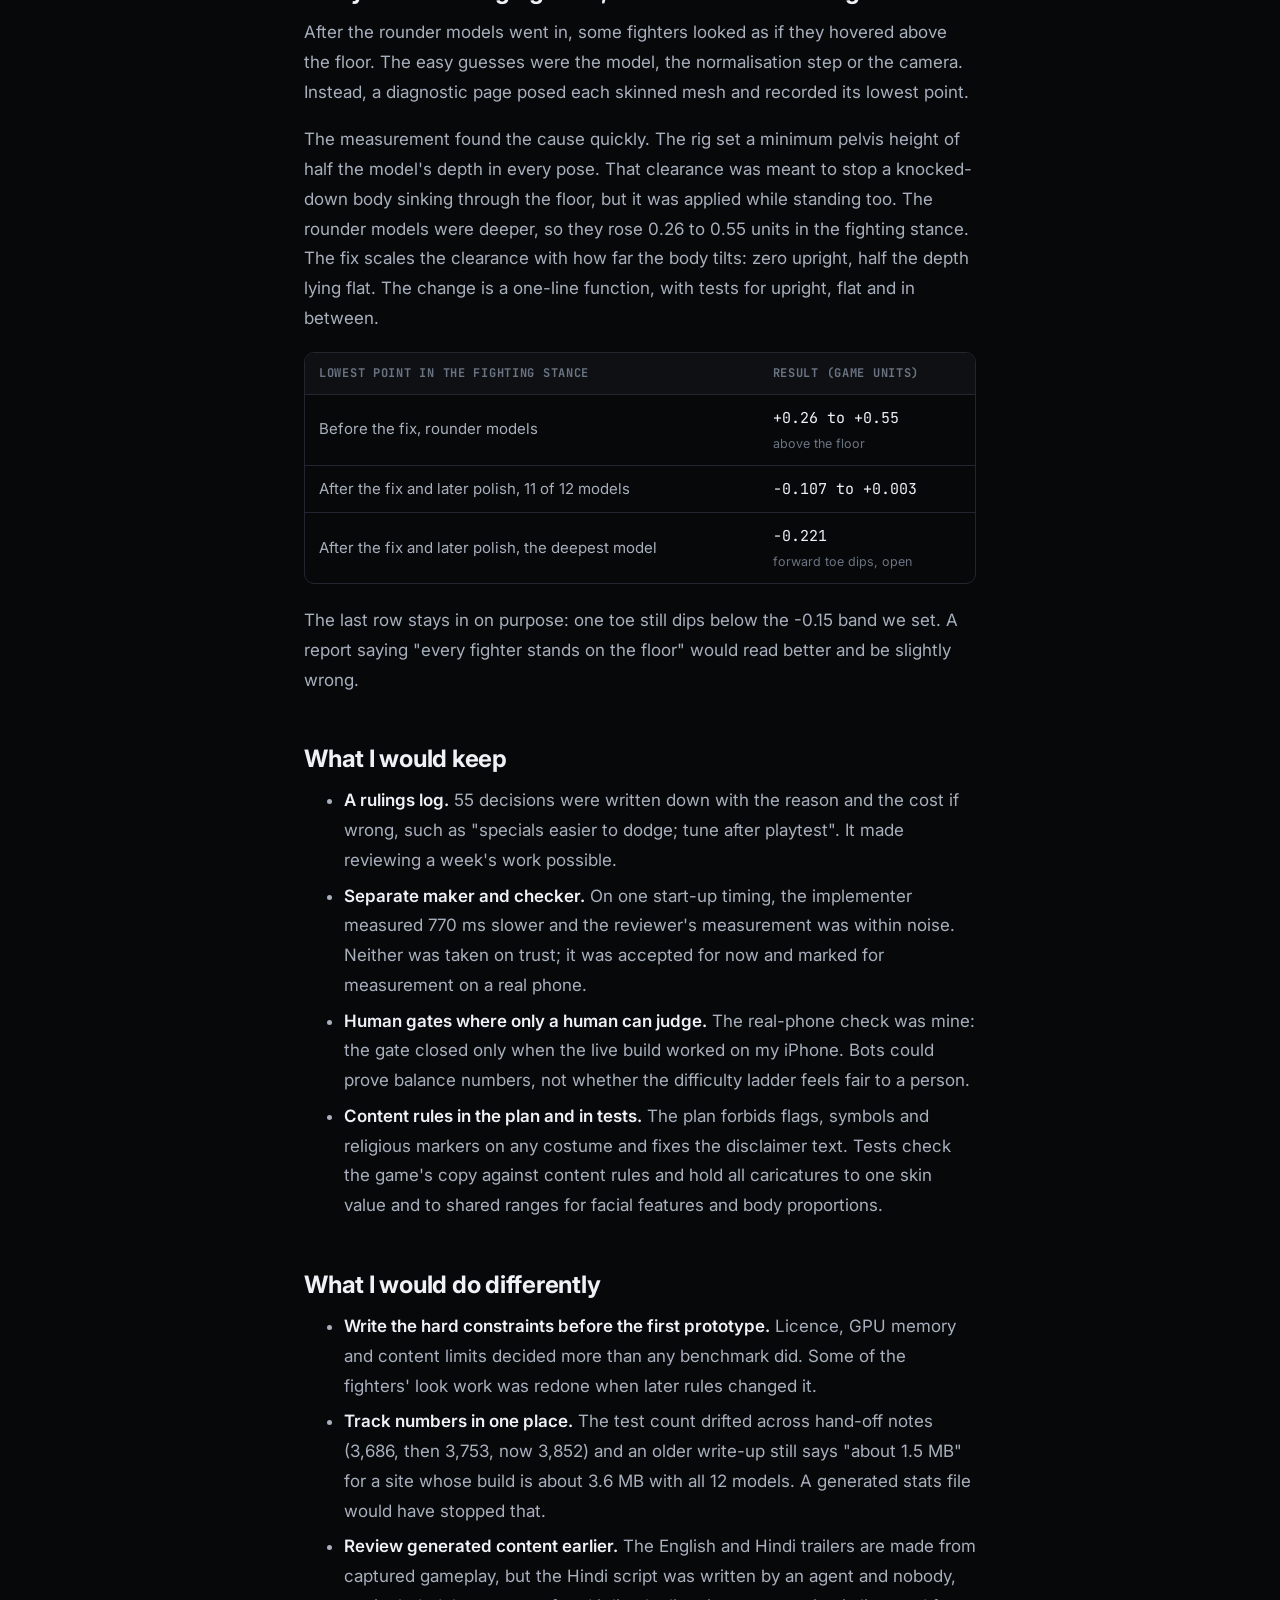
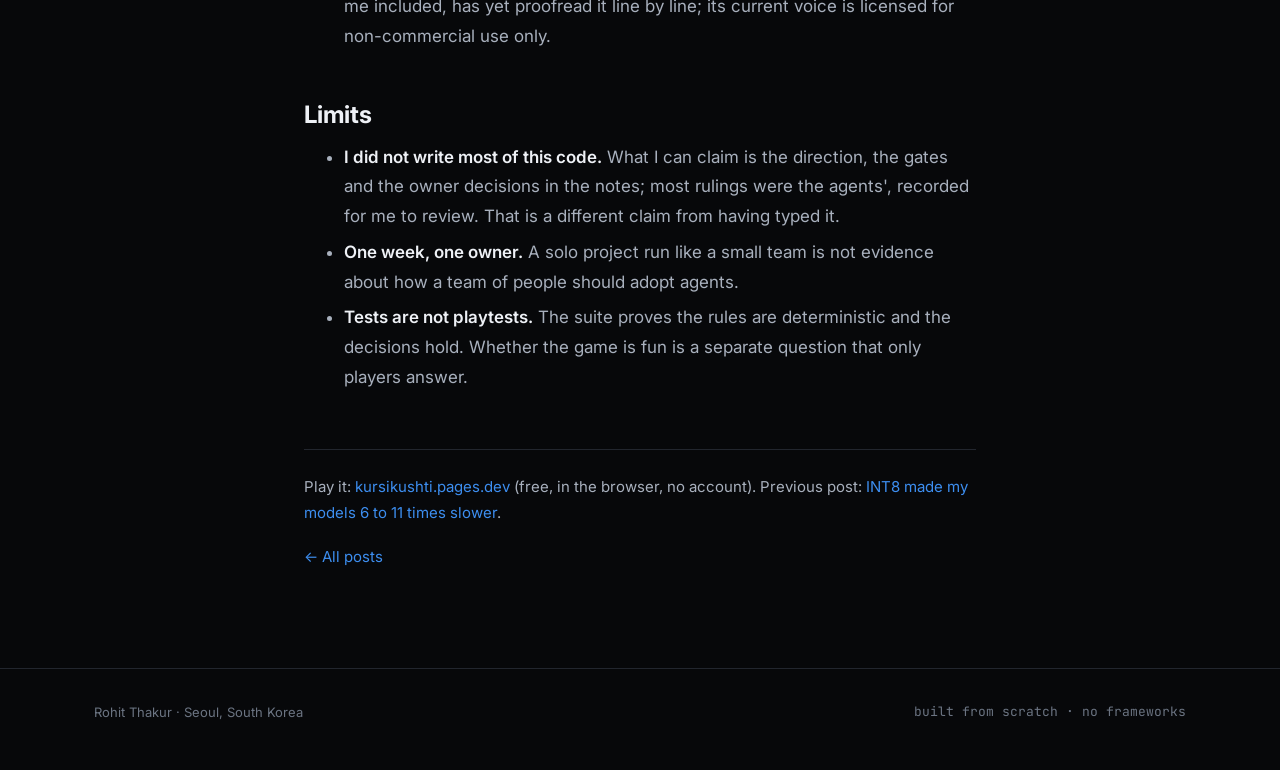
<file: blog/leading-ai-augmented-build/index.html>
<!doctype html>
<html lang="en">
<head>
<meta charset="utf-8">
<meta name="viewport" content="width=device-width, initial-scale=1">
<title>Leading an AI-augmented build — Rohit Thakur</title>
<meta name="description" content="Coding agents wrote most of the code for Kursi Kushti, a live 3D browser fighting game. My job was the brief, the direction, the gates, a rule that a separate agent reviews every change and that disputes are settled by measurement, and the owner-only decisions.">
<meta name="author" content="Rohit Thakur">
<meta property="og:title" content="Leading an AI-augmented build: a live 3D game from caricatures to Cloudflare">
<meta property="og:description" content="Agents wrote most of the code. I owned the brief, the gates and the owner decisions; reviewer agents and measurements did the checking.">
<meta property="og:type" content="article">
<meta property="og:url" content="https://trohit920.github.io/blog/leading-ai-augmented-build/">
<link rel="canonical" href="https://trohit920.github.io/blog/leading-ai-augmented-build/">
<link rel="preconnect" href="https://fonts.googleapis.com">
<link rel="preconnect" href="https://fonts.gstatic.com" crossorigin>
<link href="https://fonts.googleapis.com/css2?family=Inter:wght@400;500;600;700&family=JetBrains+Mono:wght@400;500;600&display=swap" rel="stylesheet">
<link rel="stylesheet" href="../blog.css">
</head>
<body>

<nav>
  <div class="wrap">
    <a class="brand" href="/">rohit<span>.</span>thakur</a>
    <div class="navlinks">
      <a href="/#projects">Projects</a>
      <a href="/blog/" class="active">Blog</a>
      <a href="/#contact">Contact</a>
    </div>
  </div>
</nav>

<main>
  <article class="read wrap">
    <div class="eyebrow">Engineering leadership &middot; Coding agents &middot; 3D</div>
    <h1>Leading an AI-augmented build</h1>
    <p class="byline">Rohit Thakur &middot; <time datetime="2026-11-20">20 November 2026</time> &middot; 6 min read</p>

    <p class="lede">Kursi Kushti is a free satirical fighting game that runs in the browser. Coding agents wrote most of its code. My part was the brief and its later changes of direction, the gates every change had to pass (taken from my own working rules), a requirement that a separate agent review every change and that disputes be settled by measurement, the decisions only the owner could make, and the final check on a real phone. Reviewer agents did the reviews and agents took the measurements. This post is about how that setup worked, because it is the part I can honestly claim.</p>

    <h2>The question</h2>
    <p>What does leading a build look like when most of the code is written by agents? My answer after this project: much like leading people, with less tolerance for vague instructions. An agent does what the brief says, quickly and confidently, so the brief and the pass condition carry most of the weight.</p>

    <h2>The setup</h2>
    <ul>
      <li><b>The product:</b> a 2.5D brawler in TypeScript and three.js, with no server. The rules live in a deterministic core: 60 ticks per second, integer state, a seeded random number generator.</li>
      <li><b>The team:</b> one written plan split into numbered tasks, an implementer agent per task, a separate reviewer agent, and me as the owner, who saw a demo at the end of each phase and made the calls nobody else should make.</li>
      <li><b>The timeline:</b> the plan and the first commit landed on 6 November; the game went live on 11 November; the last of 110 commits on <code>main</code> is from 13 November.</li>
      <li><b>The fighters:</b> 12 of them are 3D models made from commissioned caricature drawings with an image-to-3D model, run locally on a laptop GPU with 6 GB of memory.</li>
    </ul>
    <p>The game is live at <a href="https://kursikushti.pages.dev">kursikushti.pages.dev</a>. The repository is private; the numbers below come from its notes, tests and build output.</p>

    <h2>The gates</h2>
    <p>Every task in the plan ended with the same gate: typecheck, lint and the full test suite pass before a commit. Each phase added a browser check against a written script (load a match, press keys, confirm health drops, save a screenshot) and a demo to me. Later the same gate moved into deployment: a push to <code>main</code> deploys to Cloudflare Pages only after the check and the production build pass.</p>
    <figure class="chart">
      <svg class="chart-wide" viewBox="0 0 680 150" role="img" aria-labelledby="gate-title-wide gate-desc-wide" style="width:100%;height:auto;font-family:Inter,system-ui,sans-serif">
<title id="gate-title-wide">The path from brief to production</title>
<desc id="gate-desc-wide">Five steps in a row: written brief, agent implements, check (types, lint, tests), browser QA with screenshot and independent review, then push to main which deploys only if check and build pass. A failed gate returns the work to the implementer.</desc>
<g font-size="12.5" text-anchor="middle">
<rect x="4" y="34" width="116" height="56" rx="8" fill="none" stroke="#2f3542" stroke-width="1.5"/>
<text x="62" y="58" fill="#a8b0bd">Written brief</text><text x="62" y="76" fill="#6b7482" font-size="11.5">pass condition</text>
<rect x="144" y="34" width="116" height="56" rx="8" fill="none" stroke="#2f3542" stroke-width="1.5"/>
<text x="202" y="58" fill="#a8b0bd">Agent builds</text><text x="202" y="76" fill="#6b7482" font-size="11.5">one task</text>
<rect x="284" y="34" width="116" height="56" rx="8" fill="none" stroke="#3d8ef0" stroke-width="1.5"/>
<text x="342" y="58" fill="#a8b0bd">Check</text><text x="342" y="76" fill="#6b7482" font-size="11.5">types, lint, tests</text>
<rect x="424" y="34" width="116" height="56" rx="8" fill="none" stroke="#3d8ef0" stroke-width="1.5"/>
<text x="482" y="58" fill="#a8b0bd">Browser QA</text><text x="482" y="76" fill="#6b7482" font-size="11.5">+ separate review</text>
<rect x="564" y="34" width="112" height="56" rx="8" fill="none" stroke="#3d8ef0" stroke-width="1.5"/>
<text x="620" y="58" fill="#a8b0bd">Deploy</text><text x="620" y="76" fill="#6b7482" font-size="11.5">check + build first</text>
</g>
<g stroke="#6b7482" stroke-width="1.5" fill="none">
<path d="M120 62 H140"/><path d="M260 62 H280"/><path d="M400 62 H420"/><path d="M540 62 H560"/>
<path d="M342 90 V118 H202 V94" stroke-dasharray="4 4"/><path d="M482 90 V118 H342" stroke-dasharray="4 4"/>
</g>
<text x="272" y="136" fill="#6b7482" font-size="11.5" text-anchor="middle">a failed gate goes back to the implementer</text>
</svg>
<svg class="chart-narrow" viewBox="0 0 340 330" role="img" aria-labelledby="gate-title-narrow gate-desc-narrow" style="width:100%;height:auto;font-family:Inter,system-ui,sans-serif">
<title id="gate-title-narrow">The path from brief to production</title>
<desc id="gate-desc-narrow">Five steps top to bottom: written brief, agent implements, check, browser QA and separate review, deploy after check and build pass. A failed gate returns to the implementer.</desc>
<g font-size="12.5" text-anchor="middle">
<rect x="70" y="4" width="200" height="46" rx="8" fill="none" stroke="#2f3542" stroke-width="1.5"/><text x="170" y="32" fill="#a8b0bd">Written brief, pass condition</text>
<rect x="70" y="70" width="200" height="46" rx="8" fill="none" stroke="#2f3542" stroke-width="1.5"/><text x="170" y="98" fill="#a8b0bd">Agent builds one task</text>
<rect x="70" y="136" width="200" height="46" rx="8" fill="none" stroke="#3d8ef0" stroke-width="1.5"/><text x="170" y="164" fill="#a8b0bd">Check: types, lint, tests</text>
<rect x="70" y="202" width="200" height="46" rx="8" fill="none" stroke="#3d8ef0" stroke-width="1.5"/><text x="170" y="230" fill="#a8b0bd">Browser QA + separate review</text>
<rect x="70" y="268" width="200" height="46" rx="8" fill="none" stroke="#3d8ef0" stroke-width="1.5"/><text x="170" y="296" fill="#a8b0bd">Deploy after check + build</text>
</g>
<g stroke="#6b7482" stroke-width="1.5" fill="none">
<path d="M170 50 V66"/><path d="M170 116 V132"/><path d="M170 182 V198"/><path d="M170 248 V264"/>
<path d="M270 225 H300 V93 H274" stroke-dasharray="4 4"/>
</g>
<text x="306" y="164" fill="#6b7482" font-size="11.5" text-anchor="start" transform="rotate(90 306 164)">fail: back</text>
</svg>
      <figcaption>The loop each task went through. The dashed line is the usual outcome of a failed check or review: the implementer gets the finding and tries again.</figcaption>
    </figure>
    <p>When I re-ran the suite for this post it reported 3,852 passing tests in 138 files. That number deserves a caveat: 1,778 of them cover the simulation core, and everything else covers rendering, input, menus, app wiring, audio, the build scripts and the avatar tool. A large count is easy for agents to produce. What mattered more was tests that encode a decision. One review found that the signature combos could not land in open space. The fix had a written pass condition (all four combos land from every gap at which the opener connects, in both directions), and the chosen constant was the smallest value that met it. Another: a live match ended in 37 seconds, so the plan gained a test that AI-versus-AI rounds have a median length between 25 and 50 seconds.</p>

    <h2>Story one: choosing a model under real constraints</h2>
    <p>The fighters needed to become 3D models without a cloud service, on a 6 GB GPU, under a licence that allows use from South Korea, where I live, and commercial use later. Those three constraints removed most of the field before any quality test.</p>
    <div class="table-scroll">
      <table>
        <thead><tr><th>Model</th><th>Outcome</th></tr></thead>
        <tbody>
          <tr><td>Hunyuan3D</td><td>Ruled out on licence: it excludes South Korea</td></tr>
          <tr><td>TRELLIS</td><td>Ruled out: too much GPU memory, and its texture step uses a non-commercial rasteriser</td></tr>
          <tr><td>SPAR3D</td><td>Tested: too much GPU memory to run well on 6 GB, and flatter meshes on these drawings</td></tr>
          <tr><td><b>SF3D</b></td><td><b>Chosen:</b> about 6 GB, under a minute per fighter, free under US$1M annual revenue</td></tr>
        </tbody>
      </table>
    </div>
    <p>The licence check came first: reading a licence is cheaper than tuning a model you cannot ship. SF3D's own obligations were written into the pipeline notes and shipped (the "Powered by Stability AI" credit line on the About screen, and a NOTICE file).</p>

    <h3>One variable at a time</h3>
    <p>The first meshes were flat cut-outs with a faint mirrored face on the back of the head. Instead of swapping models again, the next step was an experiment on one fighter that changed one thing per run: the same cut-out with a transparent background, the same cut-out on white, and a three-quarter view. On white, SF3D produced a round head with hair on the back. A plausible reason is that SF3D removes the background itself, as it does in training, so a white background is closer to what it expects. Nine of the 12 fighters were regenerated on white. The other three kept their earlier builds: one lost its legs on white, one stayed flat either way, and one was the pilot build.</p>

    <h2>Story two: floating fighters, measured instead of guessed</h2>
    <p>After the rounder models went in, some fighters looked as if they hovered above the floor. The easy guesses were the model, the normalisation step or the camera. Instead, a diagnostic page posed each skinned mesh and recorded its lowest point.</p>
    <p>The measurement found the cause quickly. The rig set a minimum pelvis height of half the model's depth in every pose. That clearance was meant to stop a knocked-down body sinking through the floor, but it was applied while standing too. The rounder models were deeper, so they rose 0.26 to 0.55 units in the fighting stance. The fix scales the clearance with how far the body tilts: zero upright, half the depth lying flat. The change is a one-line function, with tests for upright, flat and in between.</p>
    <div class="table-scroll">
      <table>
        <thead><tr><th>Lowest point in the fighting stance</th><th>Result (game units)</th></tr></thead>
        <tbody>
          <tr><td>Before the fix, rounder models</td><td class="num">+0.26 to +0.55<span class="sub">above the floor</span></td></tr>
          <tr><td>After the fix and later polish, 11 of 12 models</td><td class="num">-0.107 to +0.003</td></tr>
          <tr><td>After the fix and later polish, the deepest model</td><td class="num">-0.221<span class="sub">forward toe dips, open</span></td></tr>
        </tbody>
      </table>
    </div>
    <p>The last row stays in on purpose: one toe still dips below the -0.15 band we set. A report saying "every fighter stands on the floor" would read better and be slightly wrong.</p>

    <h2>What I would keep</h2>
    <ul>
      <li><b>A rulings log.</b> 55 decisions were written down with the reason and the cost if wrong, such as "specials easier to dodge; tune after playtest". It made reviewing a week's work possible.</li>
      <li><b>Separate maker and checker.</b> On one start-up timing, the implementer measured 770 ms slower and the reviewer's measurement was within noise. Neither was taken on trust; it was accepted for now and marked for measurement on a real phone.</li>
      <li><b>Human gates where only a human can judge.</b> The real-phone check was mine: the gate closed only when the live build worked on my iPhone. Bots could prove balance numbers, not whether the difficulty ladder feels fair to a person.</li>
      <li><b>Content rules in the plan and in tests.</b> The plan forbids flags, symbols and religious markers on any costume and fixes the disclaimer text. Tests check the game's copy against content rules and hold all caricatures to one skin value and to shared ranges for facial features and body proportions.</li>
    </ul>

    <h2>What I would do differently</h2>
    <ul>
      <li><b>Write the hard constraints before the first prototype.</b> Licence, GPU memory and content limits decided more than any benchmark did. Some of the fighters' look work was redone when later rules changed it.</li>
      <li><b>Track numbers in one place.</b> The test count drifted across hand-off notes (3,686, then 3,753, now 3,852) and an older write-up still says "about 1.5 MB" for a site whose build is about 3.6 MB with all 12 models. A generated stats file would have stopped that.</li>
      <li><b>Review generated content earlier.</b> The English and Hindi trailers are made from captured gameplay, but the Hindi script was written by an agent and nobody, me included, has yet proofread it line by line; its current voice is licensed for non-commercial use only.</li>
    </ul>

    <h2>Limits</h2>
    <ul>
      <li><b>I did not write most of this code.</b> What I can claim is the direction, the gates and the owner decisions in the notes; most rulings were the agents', recorded for me to review. That is a different claim from having typed it.</li>
      <li><b>One week, one owner.</b> A solo project run like a small team is not evidence about how a team of people should adopt agents.</li>
      <li><b>Tests are not playtests.</b> The suite proves the rules are deterministic and the decisions hold. Whether the game is fun is a separate question that only players answer.</li>
    </ul>

    <div class="post-foot">
      <p>Play it: <a href="https://kursikushti.pages.dev">kursikushti.pages.dev</a> (free, in the browser, no account). Previous post: <a href="/blog/int8-slower-edge-dms/">INT8 made my models 6 to 11 times slower</a>.</p>
      <p><a href="/blog/">&larr; All posts</a></p>
    </div>
  </article>
</main>

<footer>
  <div class="wrap">
    <div>Rohit Thakur &middot; Seoul, South Korea</div>
    <div class="mono">built from scratch &middot; no frameworks</div>
  </div>
</footer>
</body>
</html>
</file>
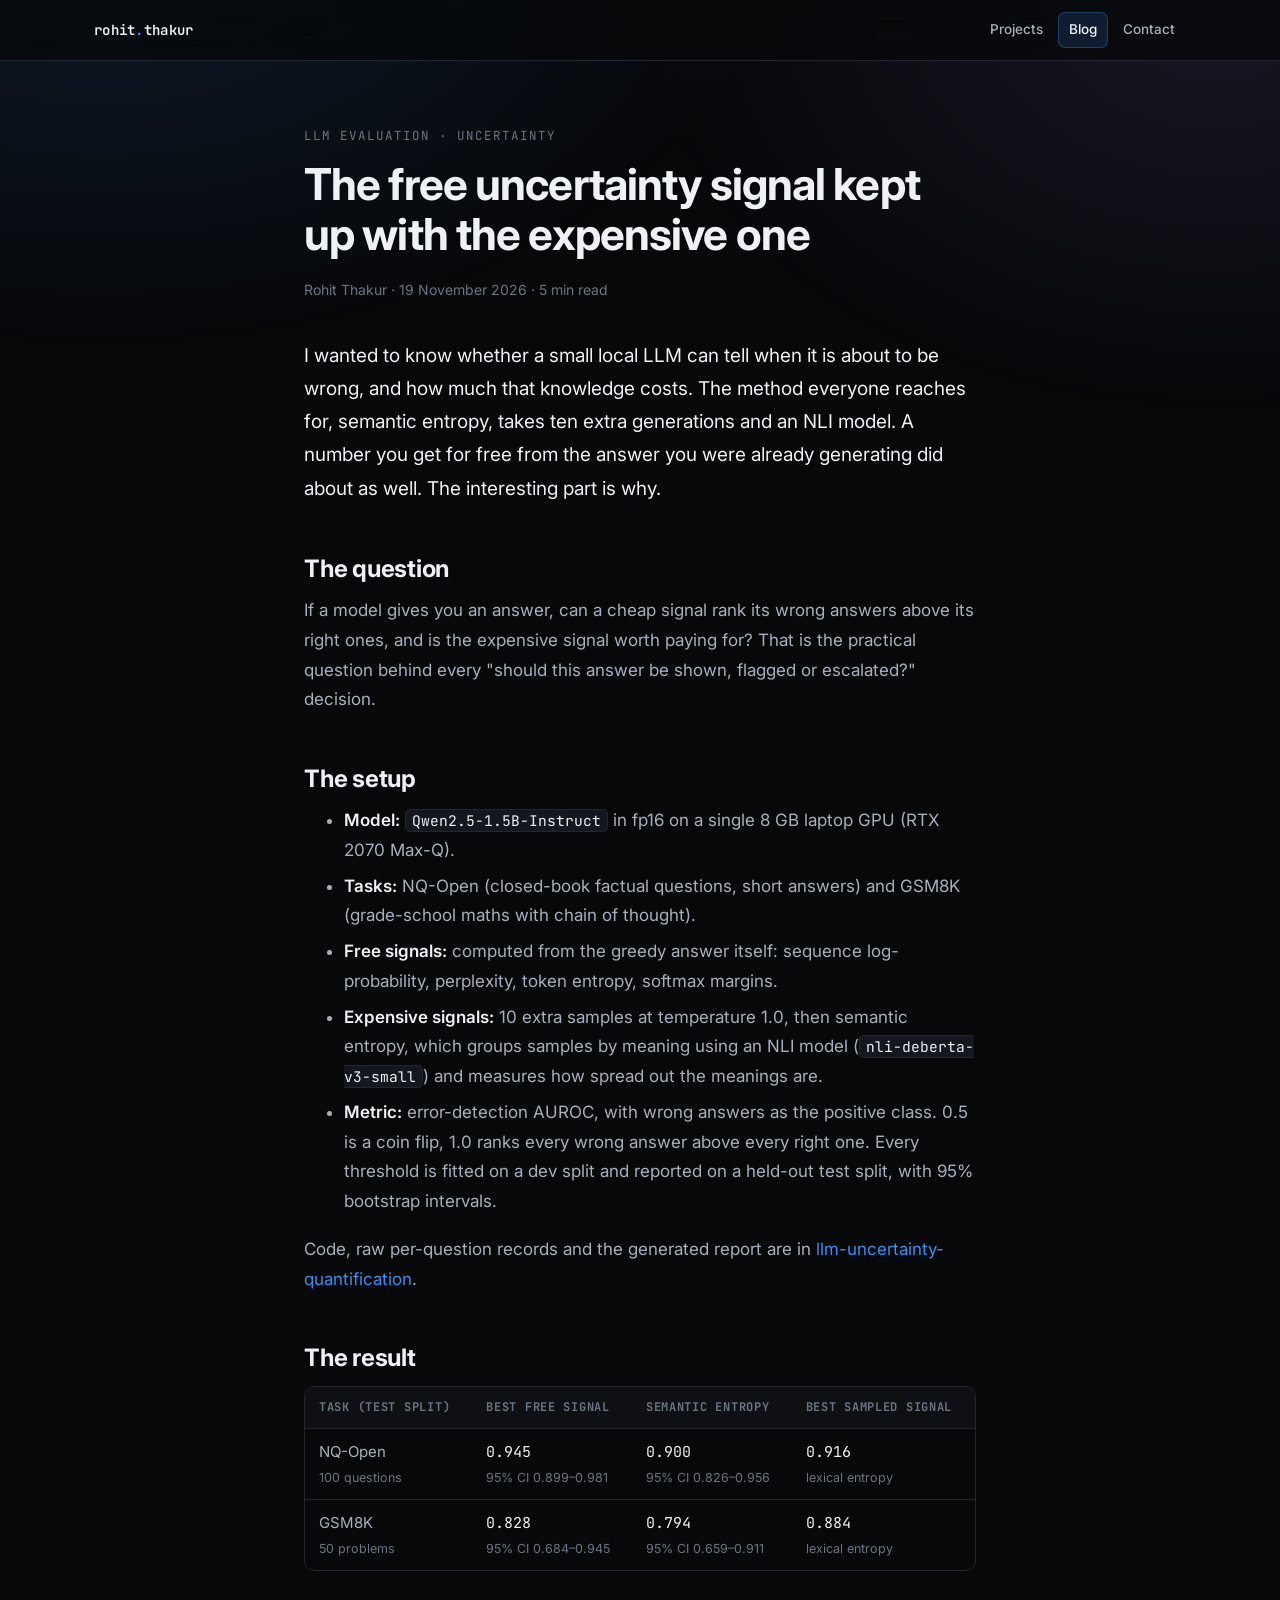
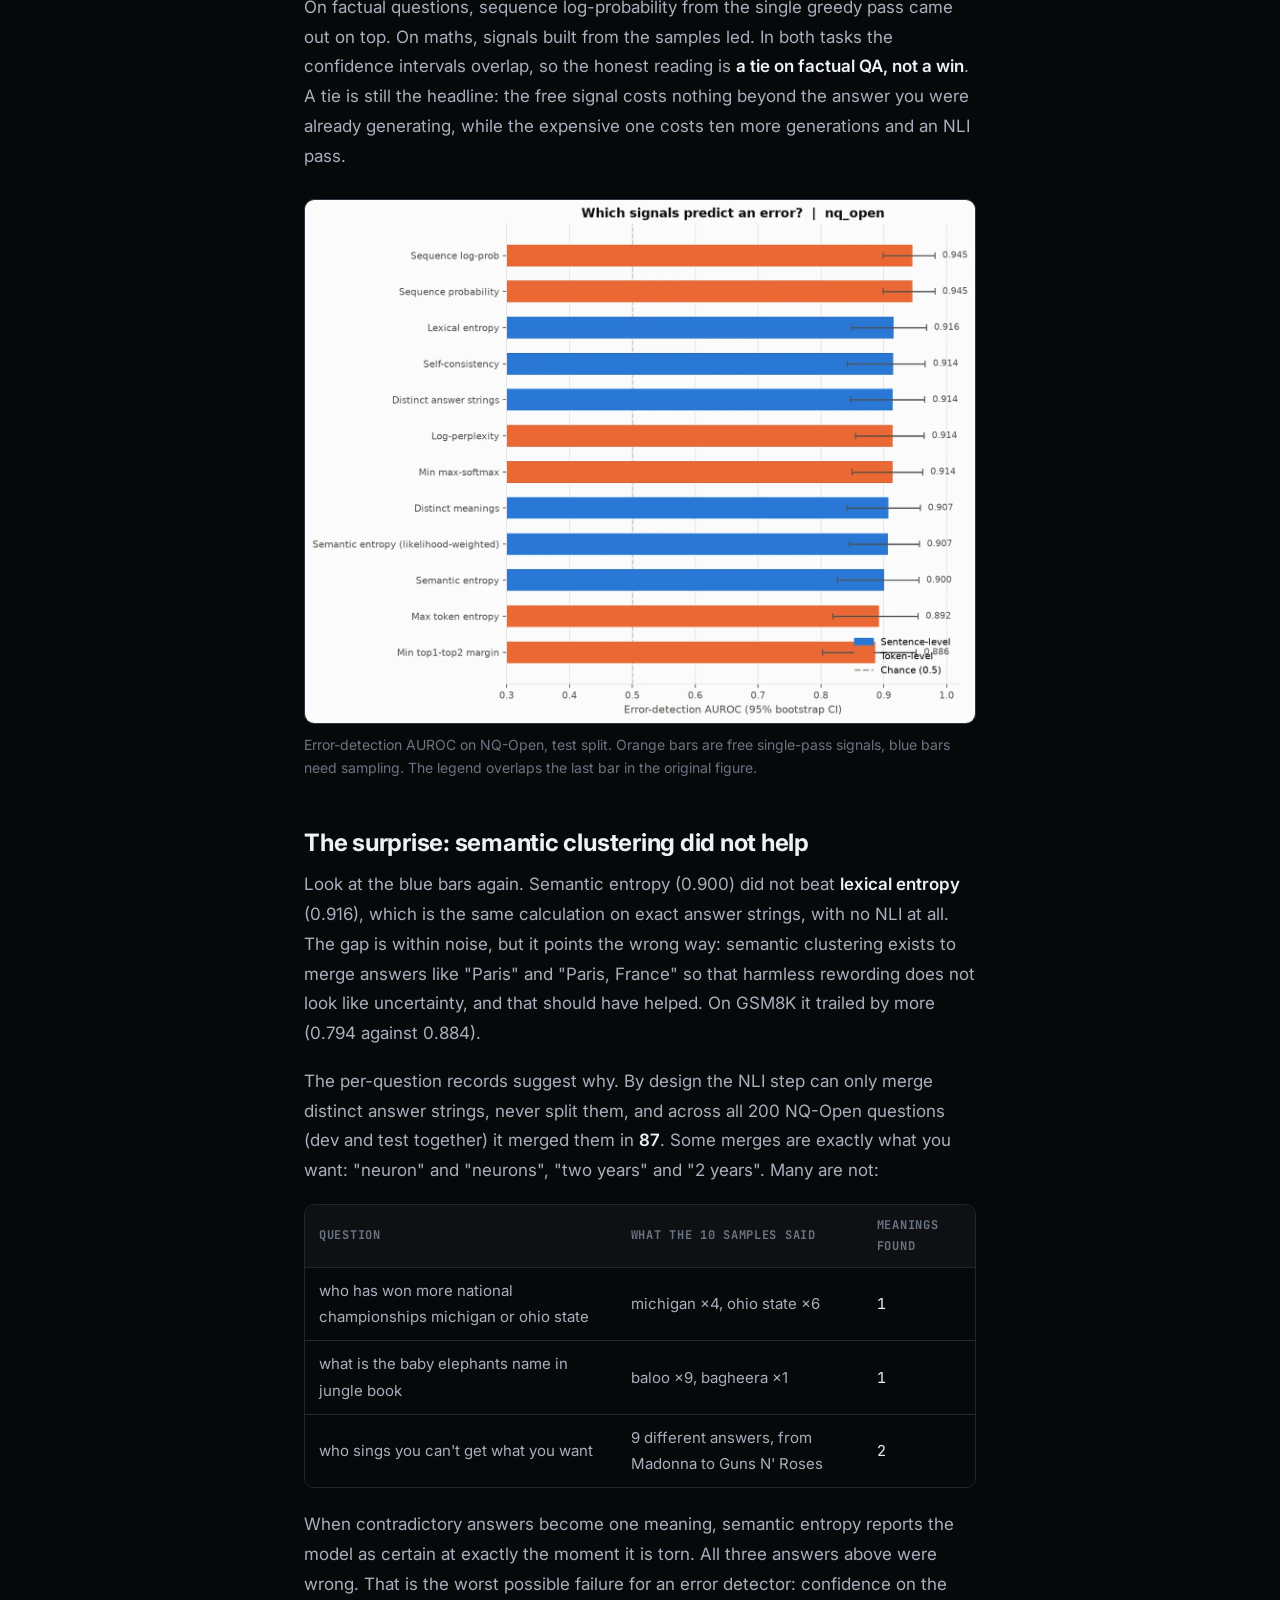
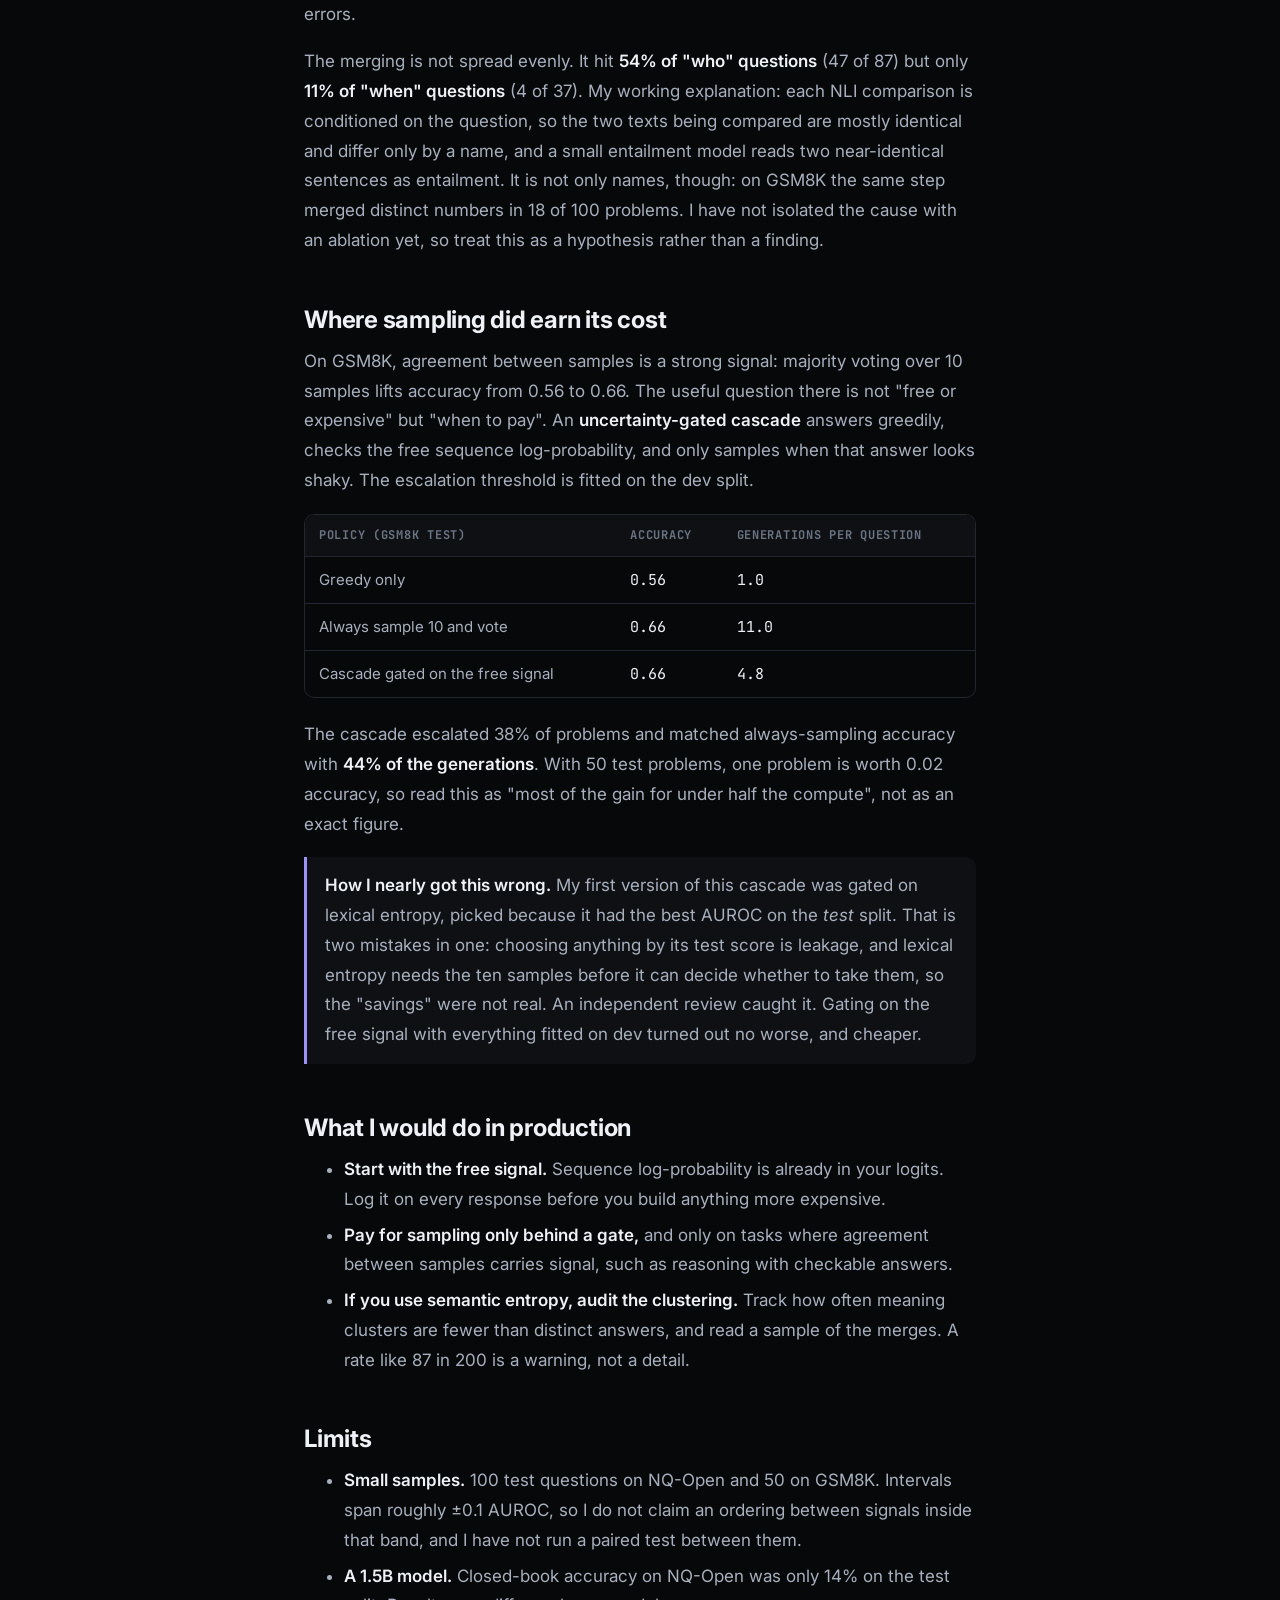
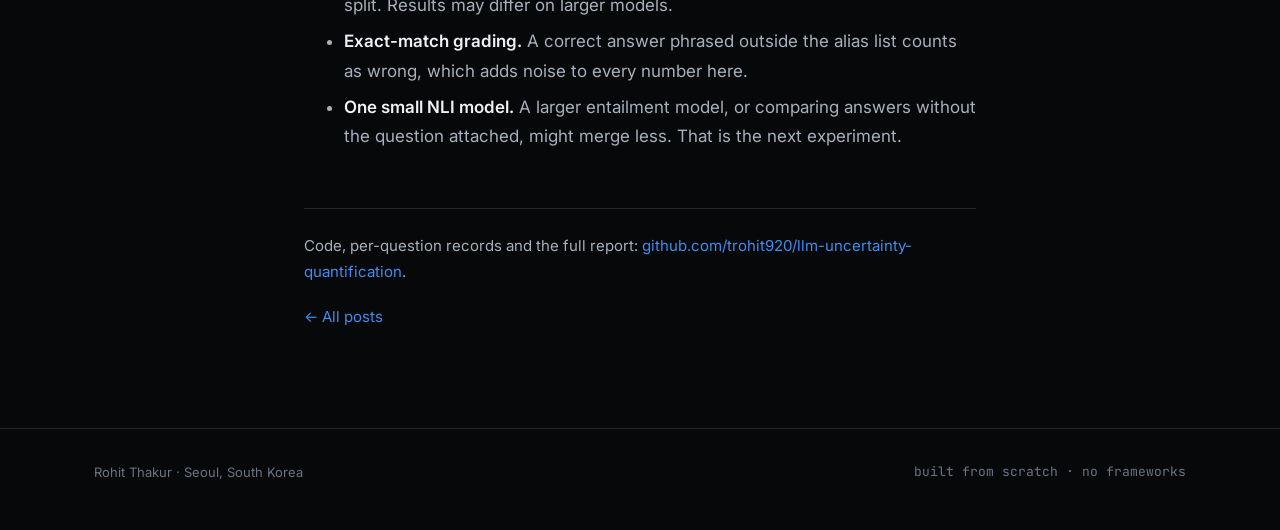
<file: blog/llm-uncertainty-free-signal/index.html>
<!doctype html>
<html lang="en">
<head>
<meta charset="utf-8">
<meta name="viewport" content="width=device-width, initial-scale=1">
<title>The free uncertainty signal kept up with the expensive one — Rohit Thakur</title>
<meta name="description" content="On a local 1.5B LLM, a free single-pass signal matched 10-sample semantic entropy at spotting wrong answers. The reason: the NLI step meant to help was merging answers that disagree.">
<meta name="author" content="Rohit Thakur">
<meta property="og:title" content="The free uncertainty signal kept up with the expensive one">
<meta property="og:description" content="A single forward pass matched 10-sample semantic entropy at catching a local LLM's wrong answers, and the NLI clustering step was the reason.">
<meta property="og:type" content="article">
<meta property="og:url" content="https://trohit920.github.io/blog/llm-uncertainty-free-signal/">
<link rel="canonical" href="https://trohit920.github.io/blog/llm-uncertainty-free-signal/">
<link rel="preconnect" href="https://fonts.googleapis.com">
<link rel="preconnect" href="https://fonts.gstatic.com" crossorigin>
<link href="https://fonts.googleapis.com/css2?family=Inter:wght@400;500;600;700&family=JetBrains+Mono:wght@400;500;600&display=swap" rel="stylesheet">
<link rel="stylesheet" href="../blog.css">
</head>
<body>

<nav>
  <div class="wrap">
    <a class="brand" href="/">rohit<span>.</span>thakur</a>
    <div class="navlinks">
      <a href="/#projects">Projects</a>
      <a href="/blog/" class="active">Blog</a>
      <a href="/#contact">Contact</a>
    </div>
  </div>
</nav>

<main>
  <article class="read wrap">
    <div class="eyebrow">LLM evaluation &middot; Uncertainty</div>
    <h1>The free uncertainty signal kept up with the expensive one</h1>
    <p class="byline">Rohit Thakur &middot; <time datetime="2026-11-19">19 November 2026</time> &middot; 5 min read</p>

    <p class="lede">I wanted to know whether a small local LLM can tell when it is about to be wrong, and how much that knowledge costs. The method everyone reaches for, semantic entropy, takes ten extra generations and an NLI model. A number you get for free from the answer you were already generating did about as well. The interesting part is why.</p>

    <h2>The question</h2>
    <p>If a model gives you an answer, can a cheap signal rank its wrong answers above its right ones, and is the expensive signal worth paying for? That is the practical question behind every "should this answer be shown, flagged or escalated?" decision.</p>

    <h2>The setup</h2>
    <ul>
      <li><b>Model:</b> <code>Qwen2.5-1.5B-Instruct</code> in fp16 on a single 8 GB laptop GPU (RTX 2070 Max-Q).</li>
      <li><b>Tasks:</b> NQ-Open (closed-book factual questions, short answers) and GSM8K (grade-school maths with chain of thought).</li>
      <li><b>Free signals:</b> computed from the greedy answer itself: sequence log-probability, perplexity, token entropy, softmax margins.</li>
      <li><b>Expensive signals:</b> 10 extra samples at temperature 1.0, then semantic entropy, which groups samples by meaning using an NLI model (<code>nli-deberta-v3-small</code>) and measures how spread out the meanings are.</li>
      <li><b>Metric:</b> error-detection AUROC, with wrong answers as the positive class. 0.5 is a coin flip, 1.0 ranks every wrong answer above every right one. Every threshold is fitted on a dev split and reported on a held-out test split, with 95% bootstrap intervals.</li>
    </ul>
    <p>Code, raw per-question records and the generated report are in <a href="https://github.com/trohit920/llm-uncertainty-quantification">llm-uncertainty-quantification</a>.</p>

    <h2>The result</h2>
    <div class="table-scroll">
      <table>
        <thead><tr><th>Task (test split)</th><th>Best free signal</th><th>Semantic entropy</th><th>Best sampled signal</th></tr></thead>
        <tbody>
          <tr><td>NQ-Open<span class="sub">100 questions</span></td><td class="num">0.945<span class="sub">95% CI 0.899&ndash;0.981</span></td><td class="num">0.900<span class="sub">95% CI 0.826&ndash;0.956</span></td><td class="num">0.916<span class="sub">lexical entropy</span></td></tr>
          <tr><td>GSM8K<span class="sub">50 problems</span></td><td class="num">0.828<span class="sub">95% CI 0.684&ndash;0.945</span></td><td class="num">0.794<span class="sub">95% CI 0.659&ndash;0.911</span></td><td class="num">0.884<span class="sub">lexical entropy</span></td></tr>
        </tbody>
      </table>
    </div>
    <p>On factual questions, sequence log-probability from the single greedy pass came out on top. On maths, signals built from the samples led. In both tasks the confidence intervals overlap, so the honest reading is <b>a tie on factual QA, not a win</b>. A tie is still the headline: the free signal costs nothing beyond the answer you were already generating, while the expensive one costs ten more generations and an NLI pass.</p>

    <figure>
      <img src="../img/uq-auroc-nq-open.webp" width="1400" height="1093" loading="lazy"
        alt="Bar chart of error-detection AUROC on NQ-Open. Sequence log-prob leads at 0.945, lexical entropy 0.916, semantic entropy 0.900, with overlapping 95% intervals.">
      <figcaption>Error-detection AUROC on NQ-Open, test split. Orange bars are free single-pass signals, blue bars need sampling. The legend overlaps the last bar in the original figure.</figcaption>
    </figure>

    <h2>The surprise: semantic clustering did not help</h2>
    <p>Look at the blue bars again. Semantic entropy (0.900) did not beat <b>lexical entropy</b> (0.916), which is the same calculation on exact answer strings, with no NLI at all. The gap is within noise, but it points the wrong way: semantic clustering exists to merge answers like "Paris" and "Paris, France" so that harmless rewording does not look like uncertainty, and that should have helped. On GSM8K it trailed by more (0.794 against 0.884).</p>
    <p>The per-question records suggest why. By design the NLI step can only merge distinct answer strings, never split them, and across all 200 NQ-Open questions (dev and test together) it merged them in <b>87</b>. Some merges are exactly what you want: "neuron" and "neurons", "two years" and "2 years". Many are not:</p>
    <div class="table-scroll">
      <table>
        <thead><tr><th>Question</th><th>What the 10 samples said</th><th>Meanings found</th></tr></thead>
        <tbody>
          <tr><td>who has won more national championships michigan or ohio state</td><td>michigan &times;4, ohio state &times;6</td><td class="num">1</td></tr>
          <tr><td>what is the baby elephants name in jungle book</td><td>baloo &times;9, bagheera &times;1</td><td class="num">1</td></tr>
          <tr><td>who sings you can't get what you want</td><td>9 different answers, from Madonna to Guns N' Roses</td><td class="num">2</td></tr>
        </tbody>
      </table>
    </div>
    <p>When contradictory answers become one meaning, semantic entropy reports the model as certain at exactly the moment it is torn. All three answers above were wrong. That is the worst possible failure for an error detector: confidence on the errors.</p>
    <p>The merging is not spread evenly. It hit <b>54% of "who" questions</b> (47 of 87) but only <b>11% of "when" questions</b> (4 of 37). My working explanation: each NLI comparison is conditioned on the question, so the two texts being compared are mostly identical and differ only by a name, and a small entailment model reads two near-identical sentences as entailment. It is not only names, though: on GSM8K the same step merged distinct numbers in 18 of 100 problems. I have not isolated the cause with an ablation yet, so treat this as a hypothesis rather than a finding.</p>

    <h2>Where sampling did earn its cost</h2>
    <p>On GSM8K, agreement between samples is a strong signal: majority voting over 10 samples lifts accuracy from 0.56 to 0.66. The useful question there is not "free or expensive" but "when to pay". An <b>uncertainty-gated cascade</b> answers greedily, checks the free sequence log-probability, and only samples when that answer looks shaky. The escalation threshold is fitted on the dev split.</p>
    <div class="table-scroll">
      <table>
        <thead><tr><th>Policy (GSM8K test)</th><th>Accuracy</th><th>Generations per question</th></tr></thead>
        <tbody>
          <tr><td>Greedy only</td><td class="num">0.56</td><td class="num">1.0</td></tr>
          <tr><td>Always sample 10 and vote</td><td class="num">0.66</td><td class="num">11.0</td></tr>
          <tr><td>Cascade gated on the free signal</td><td class="num">0.66</td><td class="num">4.8</td></tr>
        </tbody>
      </table>
    </div>
    <p>The cascade escalated 38% of problems and matched always-sampling accuracy with <b>44% of the generations</b>. With 50 test problems, one problem is worth 0.02 accuracy, so read this as "most of the gain for under half the compute", not as an exact figure.</p>

    <div class="callout">
      <p><b>How I nearly got this wrong.</b> My first version of this cascade was gated on lexical entropy, picked because it had the best AUROC on the <i>test</i> split. That is two mistakes in one: choosing anything by its test score is leakage, and lexical entropy needs the ten samples before it can decide whether to take them, so the "savings" were not real. An independent review caught it. Gating on the free signal with everything fitted on dev turned out no worse, and cheaper.</p>
    </div>

    <h2>What I would do in production</h2>
    <ul>
      <li><b>Start with the free signal.</b> Sequence log-probability is already in your logits. Log it on every response before you build anything more expensive.</li>
      <li><b>Pay for sampling only behind a gate,</b> and only on tasks where agreement between samples carries signal, such as reasoning with checkable answers.</li>
      <li><b>If you use semantic entropy, audit the clustering.</b> Track how often meaning clusters are fewer than distinct answers, and read a sample of the merges. A rate like 87 in 200 is a warning, not a detail.</li>
    </ul>

    <h2>Limits</h2>
    <ul>
      <li><b>Small samples.</b> 100 test questions on NQ-Open and 50 on GSM8K. Intervals span roughly &plusmn;0.1 AUROC, so I do not claim an ordering between signals inside that band, and I have not run a paired test between them.</li>
      <li><b>A 1.5B model.</b> Closed-book accuracy on NQ-Open was only 14% on the test split. Results may differ on larger models.</li>
      <li><b>Exact-match grading.</b> A correct answer phrased outside the alias list counts as wrong, which adds noise to every number here.</li>
      <li><b>One small NLI model.</b> A larger entailment model, or comparing answers without the question attached, might merge less. That is the next experiment.</li>
    </ul>

    <div class="post-foot">
      <p>Code, per-question records and the full report: <a href="https://github.com/trohit920/llm-uncertainty-quantification">github.com/trohit920/llm-uncertainty-quantification</a>.</p>
      <p><a href="/blog/">&larr; All posts</a></p>
    </div>
  </article>
</main>

<footer>
  <div class="wrap">
    <div>Rohit Thakur &middot; Seoul, South Korea</div>
    <div class="mono">built from scratch &middot; no frameworks</div>
  </div>
</footer>
</body>
</html>
</file>
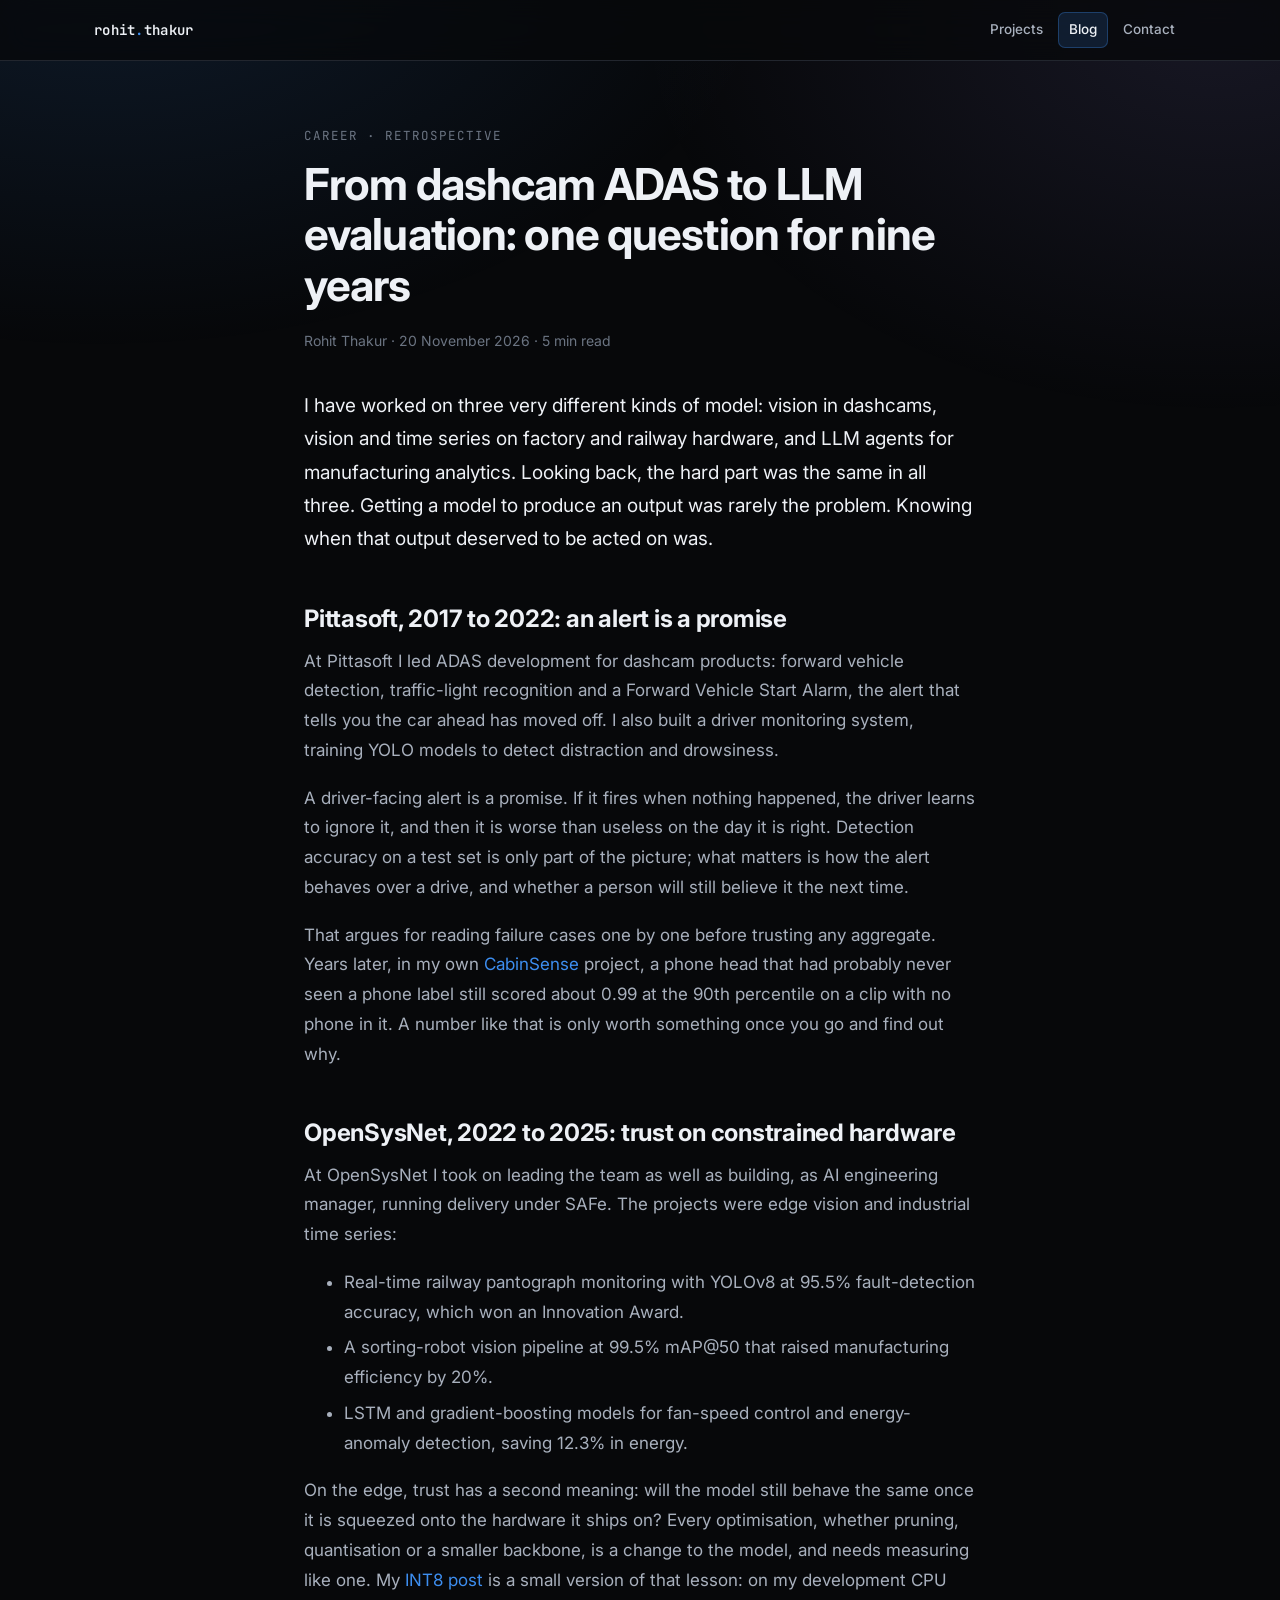
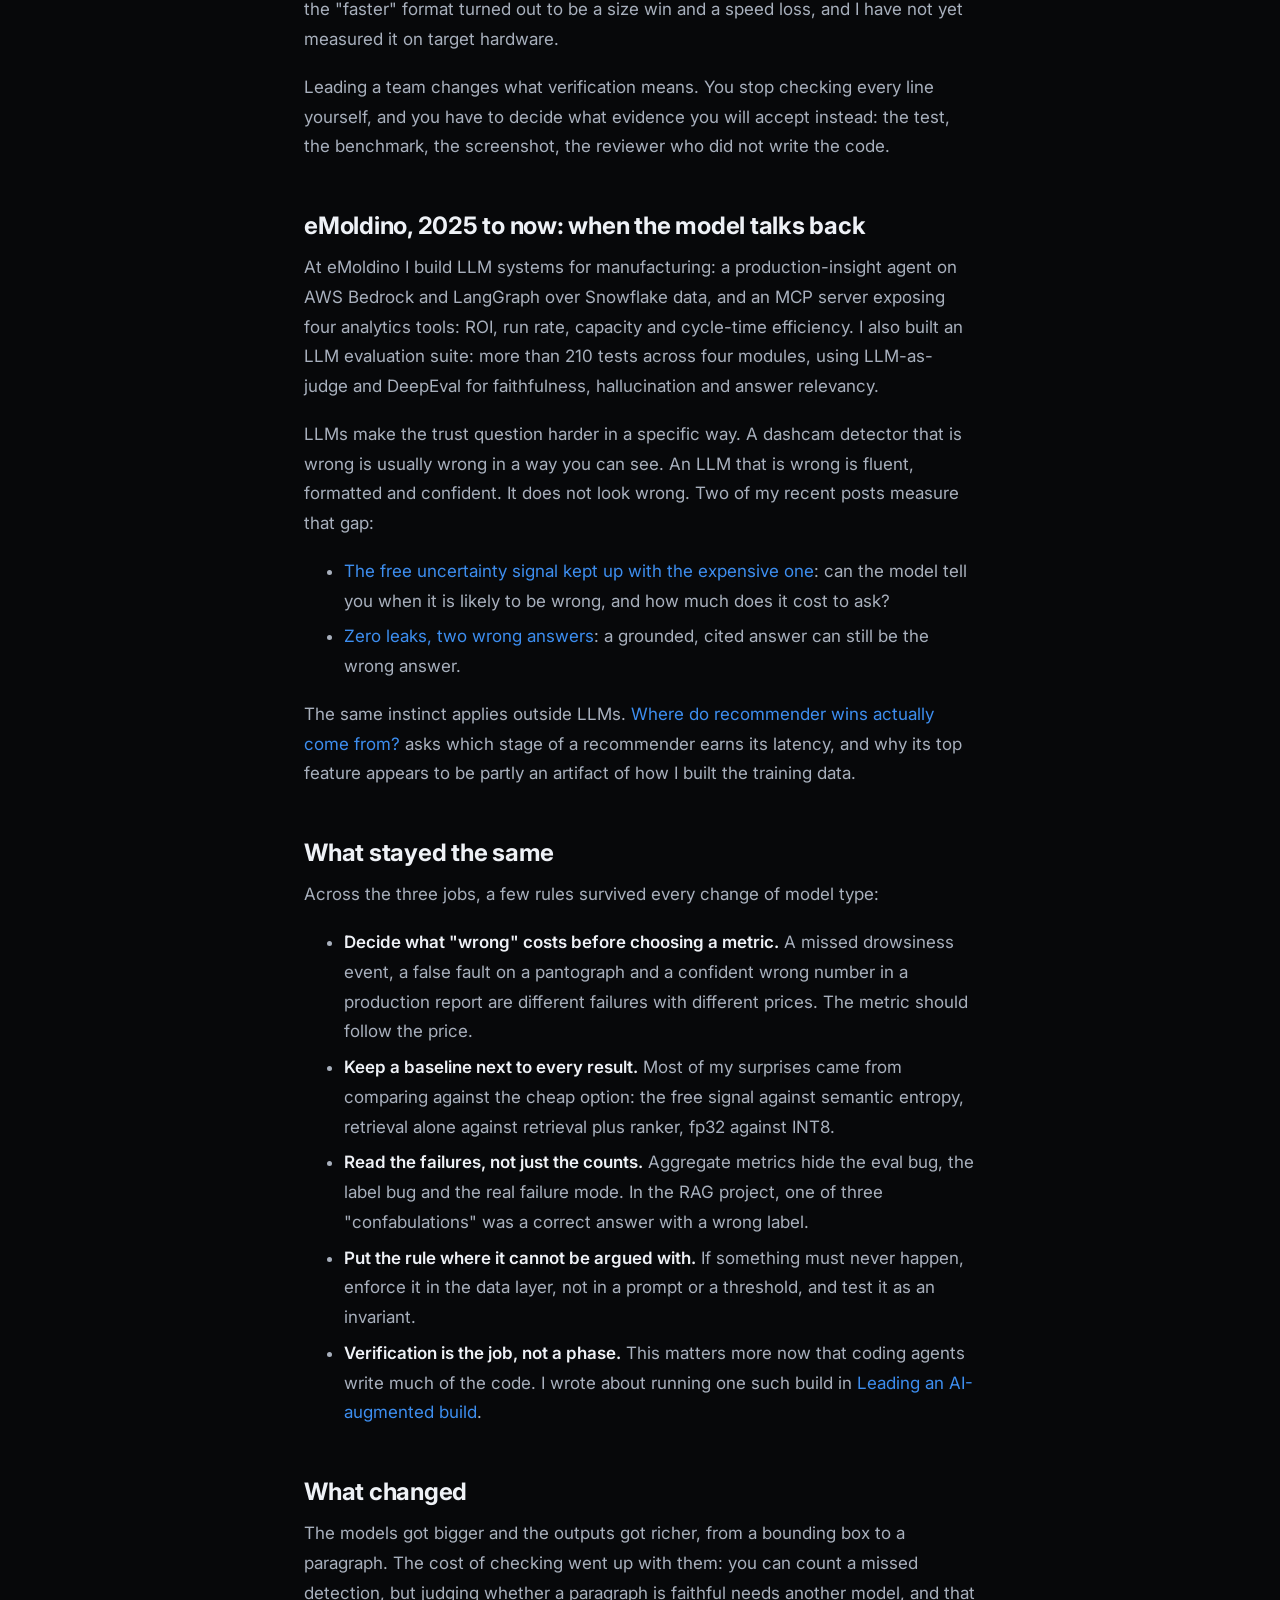
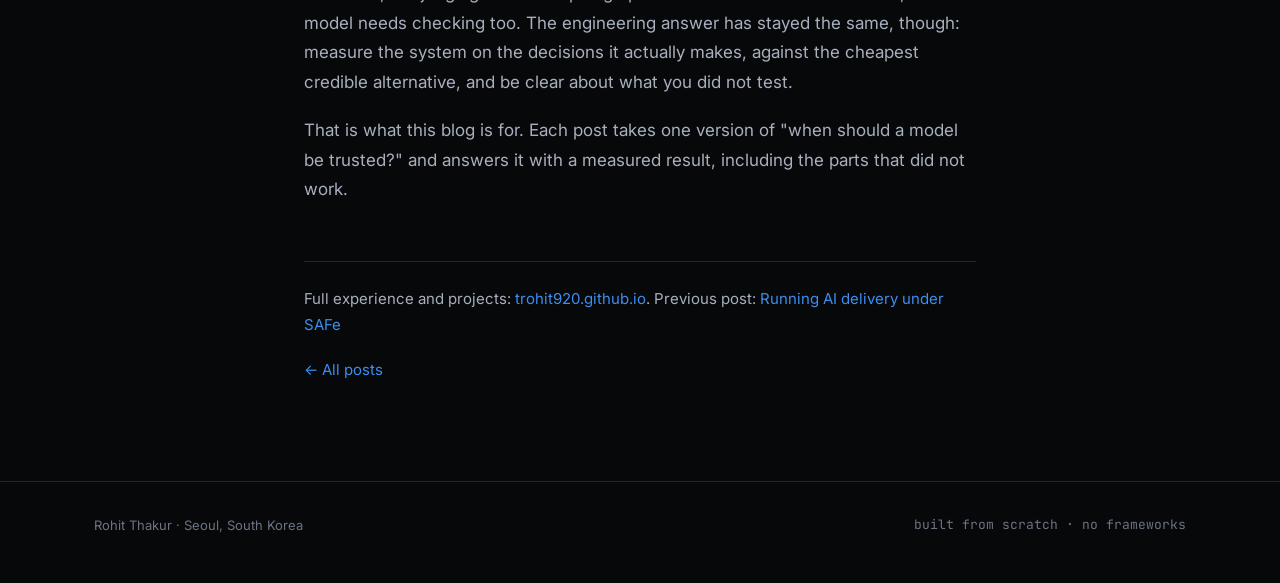
<file: blog/one-question-eight-years/index.html>
<!doctype html>
<html lang="en">
<head>
<meta charset="utf-8">
<title>Moved — Rohit Thakur</title>
<link rel="canonical" href="https://trohit920.github.io/blog/one-question-nine-years/">
<meta http-equiv="refresh" content="0; url=/blog/one-question-nine-years/">
<meta name="robots" content="noindex">
</head>
<body style="background:#07080a;color:#eef1f6;font-family:system-ui,sans-serif">
<p>This post moved to <a style="color:#3d8ef0" href="/blog/one-question-nine-years/">/blog/one-question-nine-years/</a>.</p>
</body>
</html>
</file>
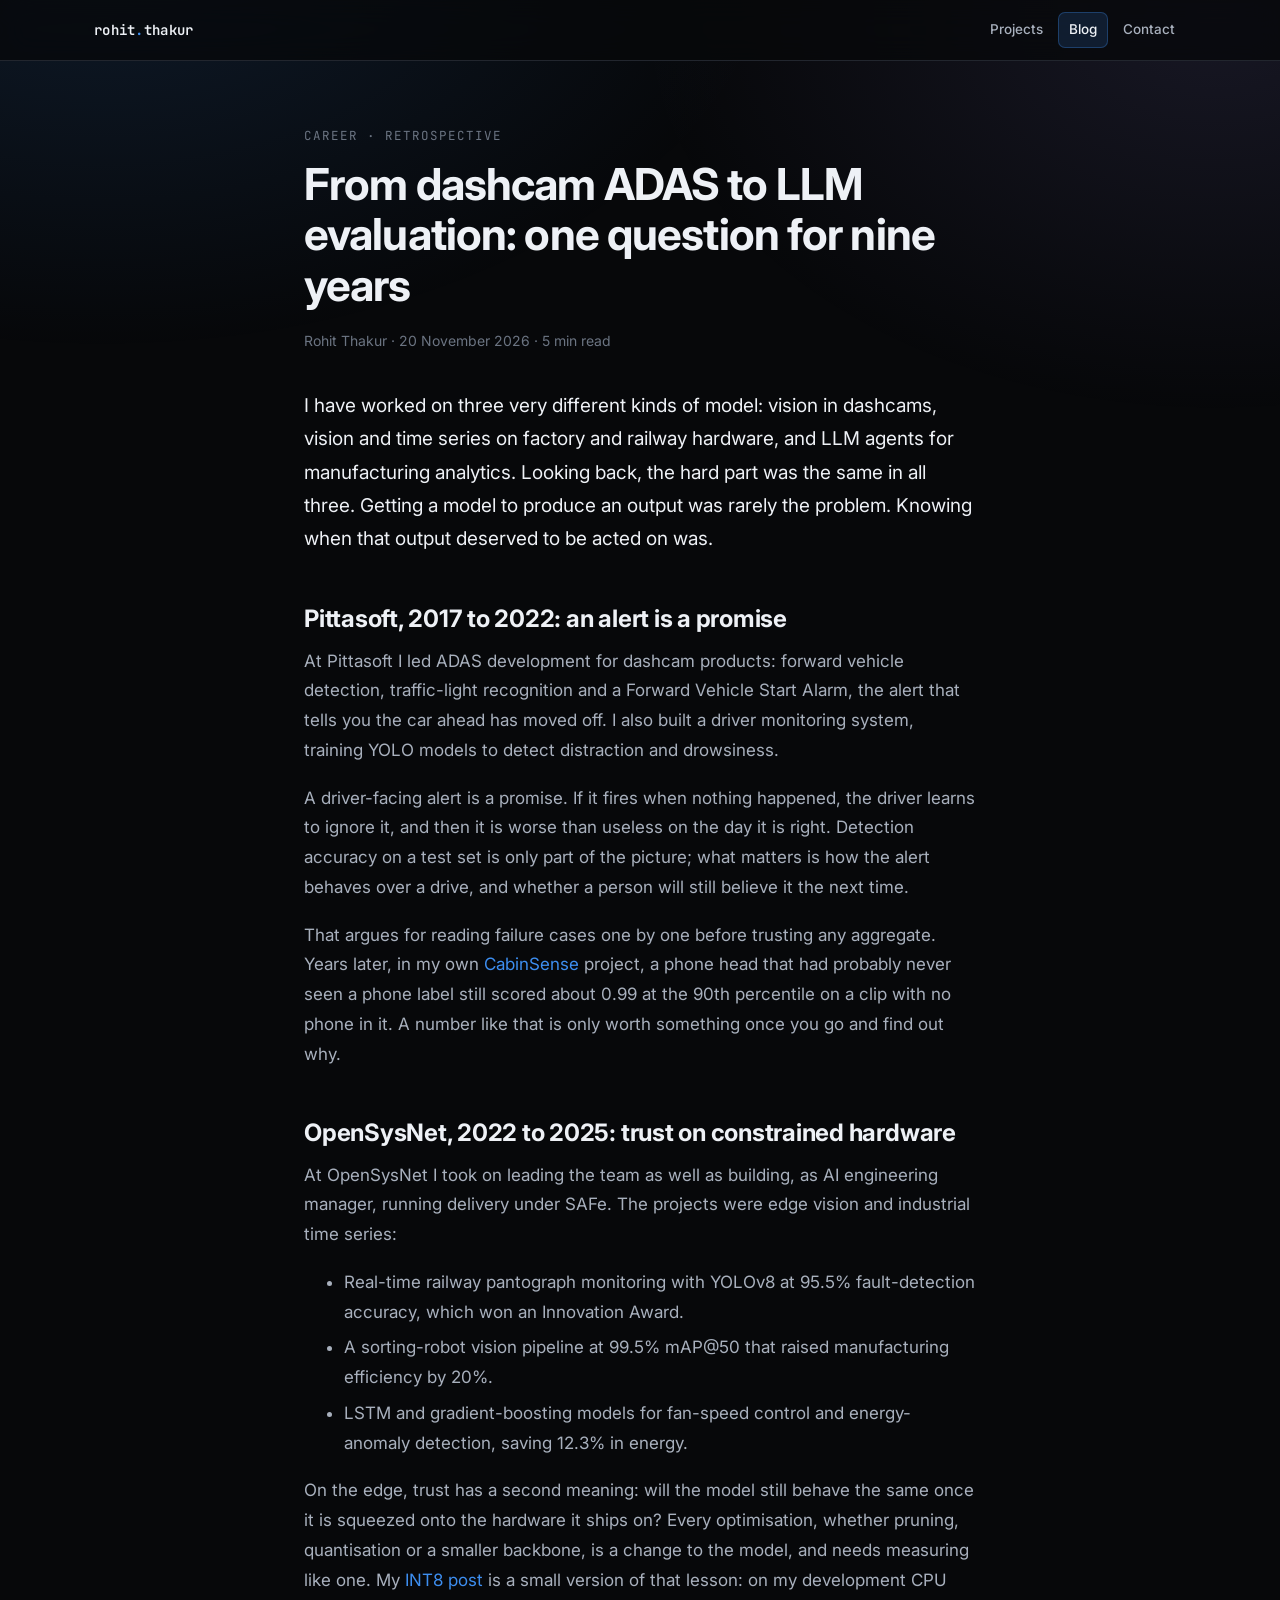
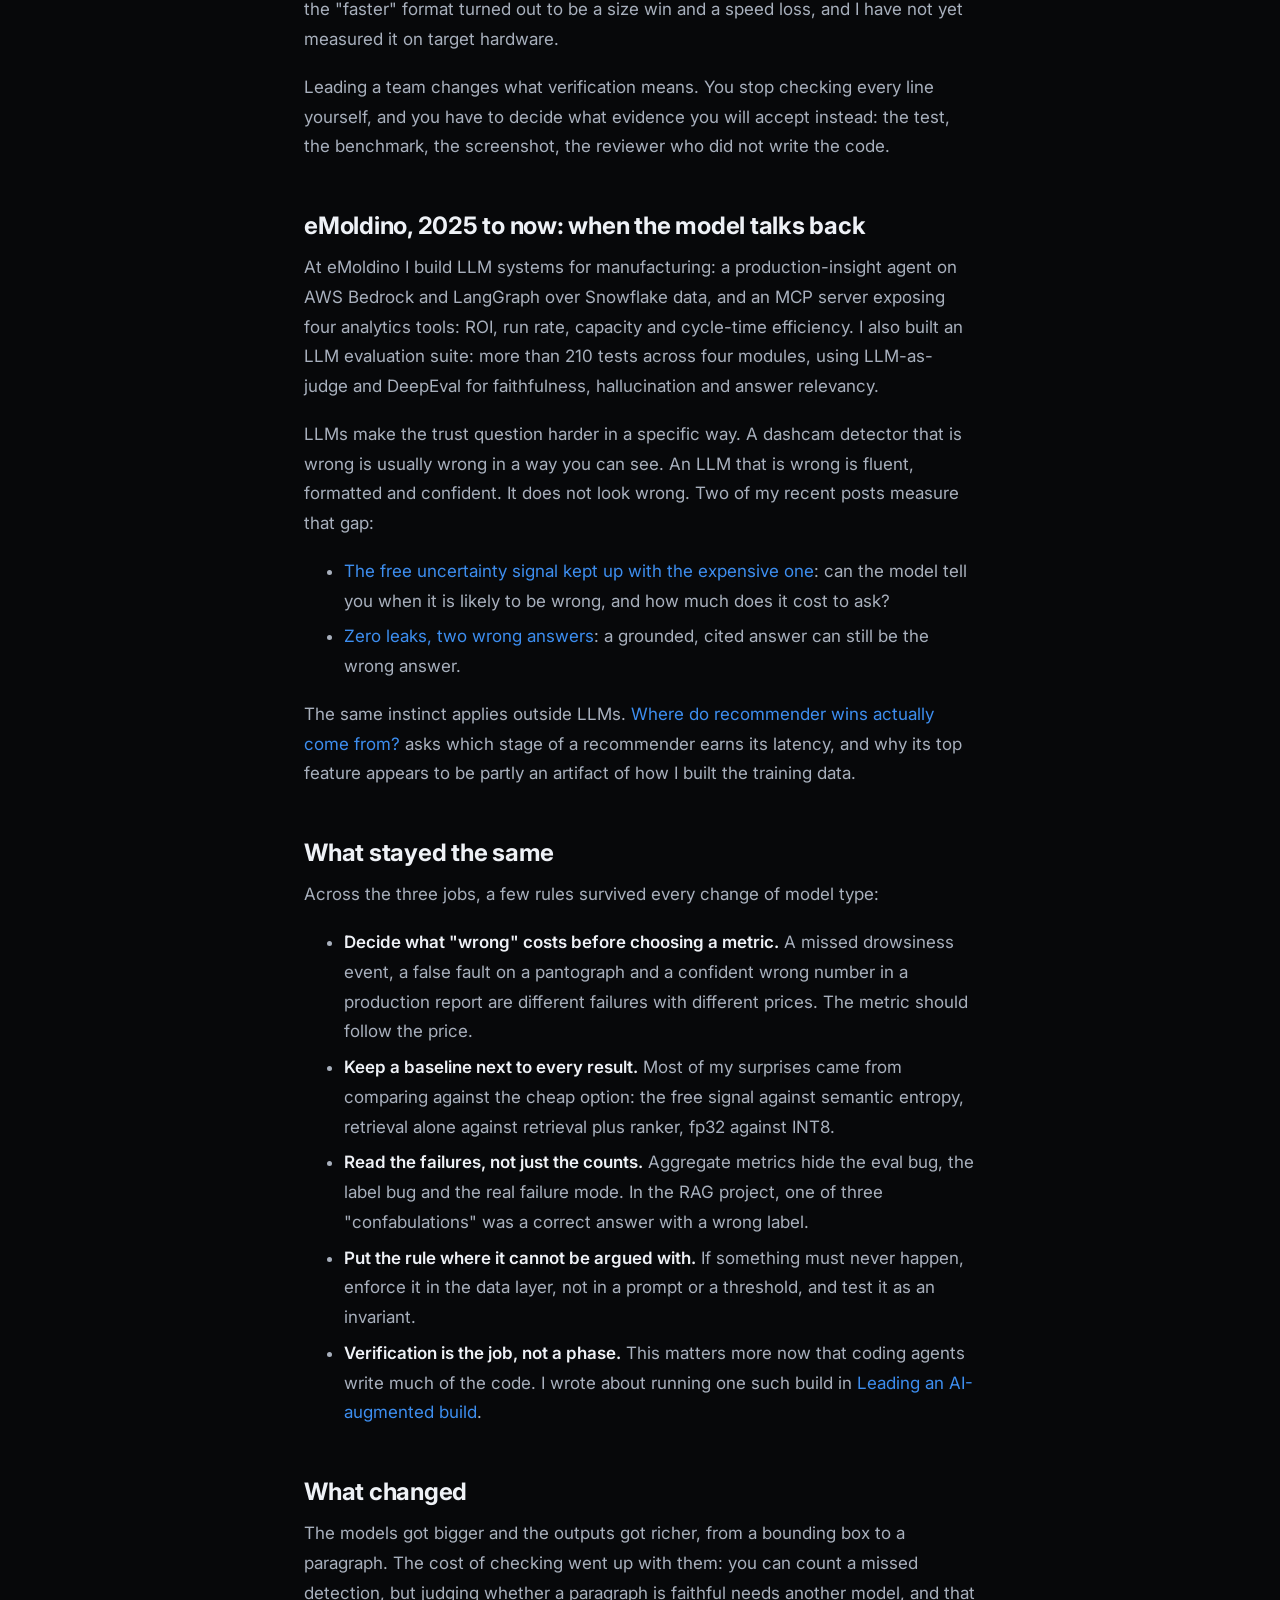
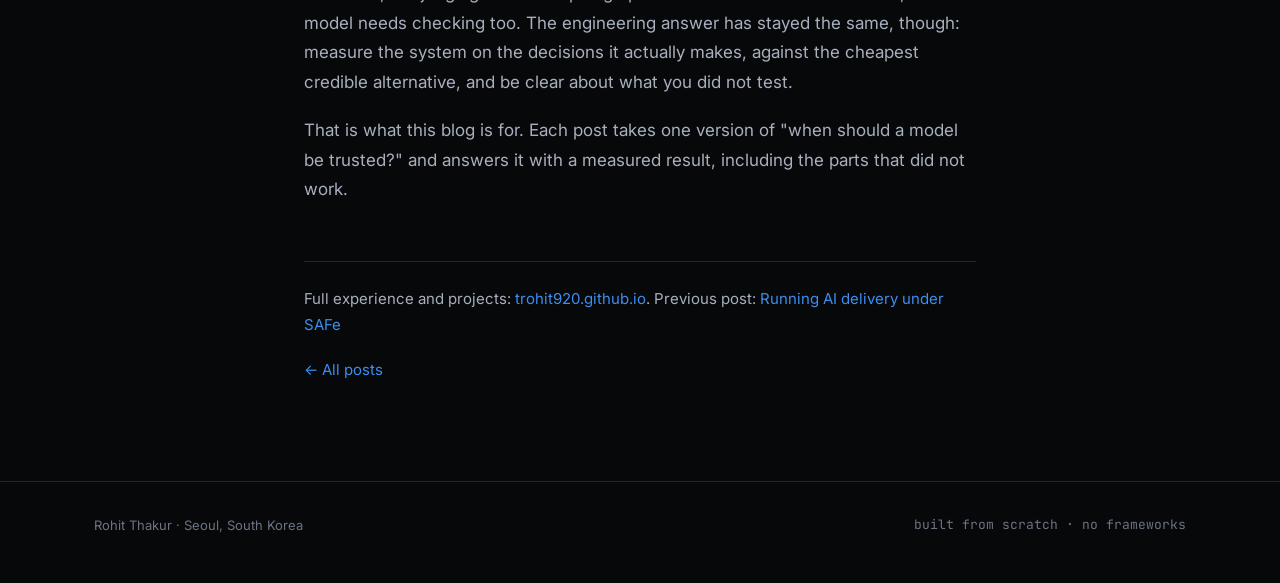
<file: blog/one-question-nine-years/index.html>
<!doctype html>
<html lang="en">
<head>
<meta charset="utf-8">
<meta name="viewport" content="width=device-width, initial-scale=1">
<title>One question for nine years — Rohit Thakur</title>
<meta name="description" content="Dashcam ADAS, edge vision on factory and railway hardware, LLM agents in manufacturing: three jobs that kept asking the same question. When should a model be trusted?">
<meta name="author" content="Rohit Thakur">
<meta property="og:title" content="From dashcam ADAS to LLM evaluation: one question for nine years">
<meta property="og:description" content="Three companies, three kinds of model, one question: when should its output be trusted, and how do you know?">
<meta property="og:type" content="article">
<meta property="og:url" content="https://trohit920.github.io/blog/one-question-nine-years/">
<link rel="canonical" href="https://trohit920.github.io/blog/one-question-nine-years/">
<link rel="preconnect" href="https://fonts.googleapis.com">
<link rel="preconnect" href="https://fonts.gstatic.com" crossorigin>
<link href="https://fonts.googleapis.com/css2?family=Inter:wght@400;500;600;700&family=JetBrains+Mono:wght@400;500;600&display=swap" rel="stylesheet">
<link rel="stylesheet" href="../blog.css">
</head>
<body>

<nav>
  <div class="wrap">
    <a class="brand" href="/">rohit<span>.</span>thakur</a>
    <div class="navlinks">
      <a href="/#projects">Projects</a>
      <a href="/blog/" class="active">Blog</a>
      <a href="/#contact">Contact</a>
    </div>
  </div>
</nav>

<main>
  <article class="read wrap">
    <div class="eyebrow">Career &middot; Retrospective</div>
    <h1>From dashcam ADAS to LLM evaluation: one question for nine years</h1>
    <p class="byline">Rohit Thakur &middot; <time datetime="2026-11-20">20 November 2026</time> &middot; 5 min read</p>

    <p class="lede">I have worked on three very different kinds of model: vision in dashcams, vision and time series on factory and railway hardware, and LLM agents for manufacturing analytics. Looking back, the hard part was the same in all three. Getting a model to produce an output was rarely the problem. Knowing when that output deserved to be acted on was.</p>

    <h2>Pittasoft, 2017 to 2022: an alert is a promise</h2>
    <p>At Pittasoft I led ADAS development for dashcam products: forward vehicle detection, traffic-light recognition and a Forward Vehicle Start Alarm, the alert that tells you the car ahead has moved off. I also built a driver monitoring system, training YOLO models to detect distraction and drowsiness.</p>
    <p>A driver-facing alert is a promise. If it fires when nothing happened, the driver learns to ignore it, and then it is worse than useless on the day it is right. Detection accuracy on a test set is only part of the picture; what matters is how the alert behaves over a drive, and whether a person will still believe it the next time.</p>
    <p>That argues for reading failure cases one by one before trusting any aggregate. Years later, in my own <a href="/blog/int8-slower-edge-dms/">CabinSense</a> project, a phone head that had probably never seen a phone label still scored about 0.99 at the 90th percentile on a clip with no phone in it. A number like that is only worth something once you go and find out why.</p>

    <h2>OpenSysNet, 2022 to 2025: trust on constrained hardware</h2>
    <p>At OpenSysNet I took on leading the team as well as building, as AI engineering manager, running delivery under SAFe. The projects were edge vision and industrial time series:</p>
    <ul>
      <li>Real-time railway pantograph monitoring with YOLOv8 at 95.5% fault-detection accuracy, which won an Innovation Award.</li>
      <li>A sorting-robot vision pipeline at 99.5% mAP@50 that raised manufacturing efficiency by 20%.</li>
      <li>LSTM and gradient-boosting models for fan-speed control and energy-anomaly detection, saving 12.3% in energy.</li>
    </ul>
    <p>On the edge, trust has a second meaning: will the model still behave the same once it is squeezed onto the hardware it ships on? Every optimisation, whether pruning, quantisation or a smaller backbone, is a change to the model, and needs measuring like one. My <a href="/blog/int8-slower-edge-dms/">INT8 post</a> is a small version of that lesson: on my development CPU the "faster" format turned out to be a size win and a speed loss, and I have not yet measured it on target hardware.</p>
    <p>Leading a team changes what verification means. You stop checking every line yourself, and you have to decide what evidence you will accept instead: the test, the benchmark, the screenshot, the reviewer who did not write the code.</p>

    <h2>eMoldino, 2025 to now: when the model talks back</h2>
    <p>At eMoldino I build LLM systems for manufacturing: a production-insight agent on AWS Bedrock and LangGraph over Snowflake data, and an MCP server exposing four analytics tools: ROI, run rate, capacity and cycle-time efficiency. I also built an LLM evaluation suite: more than 210 tests across four modules, using LLM-as-judge and DeepEval for faithfulness, hallucination and answer relevancy.</p>
    <p>LLMs make the trust question harder in a specific way. A dashcam detector that is wrong is usually wrong in a way you can see. An LLM that is wrong is fluent, formatted and confident. It does not look wrong. Two of my recent posts measure that gap:</p>
    <ul>
      <li><a href="/blog/llm-uncertainty-free-signal/">The free uncertainty signal kept up with the expensive one</a>: can the model tell you when it is likely to be wrong, and how much does it cost to ask?</li>
      <li><a href="/blog/rag-access-control-wrong-answers/">Zero leaks, two wrong answers</a>: a grounded, cited answer can still be the wrong answer.</li>
    </ul>
    <p>The same instinct applies outside LLMs. <a href="/blog/recommender-wins-retrieval/">Where do recommender wins actually come from?</a> asks which stage of a recommender earns its latency, and why its top feature appears to be partly an artifact of how I built the training data.</p>

    <h2>What stayed the same</h2>
    <p>Across the three jobs, a few rules survived every change of model type:</p>
    <ul>
      <li><b>Decide what "wrong" costs before choosing a metric.</b> A missed drowsiness event, a false fault on a pantograph and a confident wrong number in a production report are different failures with different prices. The metric should follow the price.</li>
      <li><b>Keep a baseline next to every result.</b> Most of my surprises came from comparing against the cheap option: the free signal against semantic entropy, retrieval alone against retrieval plus ranker, fp32 against INT8.</li>
      <li><b>Read the failures, not just the counts.</b> Aggregate metrics hide the eval bug, the label bug and the real failure mode. In the RAG project, one of three "confabulations" was a correct answer with a wrong label.</li>
      <li><b>Put the rule where it cannot be argued with.</b> If something must never happen, enforce it in the data layer, not in a prompt or a threshold, and test it as an invariant.</li>
      <li><b>Verification is the job, not a phase.</b> This matters more now that coding agents write much of the code. I wrote about running one such build in <a href="/blog/leading-ai-augmented-build/">Leading an AI-augmented build</a>.</li>
    </ul>

    <h2>What changed</h2>
    <p>The models got bigger and the outputs got richer, from a bounding box to a paragraph. The cost of checking went up with them: you can count a missed detection, but judging whether a paragraph is faithful needs another model, and that model needs checking too. The engineering answer has stayed the same, though: measure the system on the decisions it actually makes, against the cheapest credible alternative, and be clear about what you did not test.</p>
    <p>That is what this blog is for. Each post takes one version of "when should a model be trusted?" and answers it with a measured result, including the parts that did not work.</p>

    <div class="post-foot">
      <p>Full experience and projects: <a href="/">trohit920.github.io</a>. Previous post: <a href="/blog/ai-delivery-under-safe/">Running AI delivery under SAFe</a></p>
      <p><a href="/blog/">&larr; All posts</a></p>
    </div>
  </article>
</main>

<footer>
  <div class="wrap">
    <div>Rohit Thakur &middot; Seoul, South Korea</div>
    <div class="mono">built from scratch &middot; no frameworks</div>
  </div>
</footer>
</body>
</html>
</file>
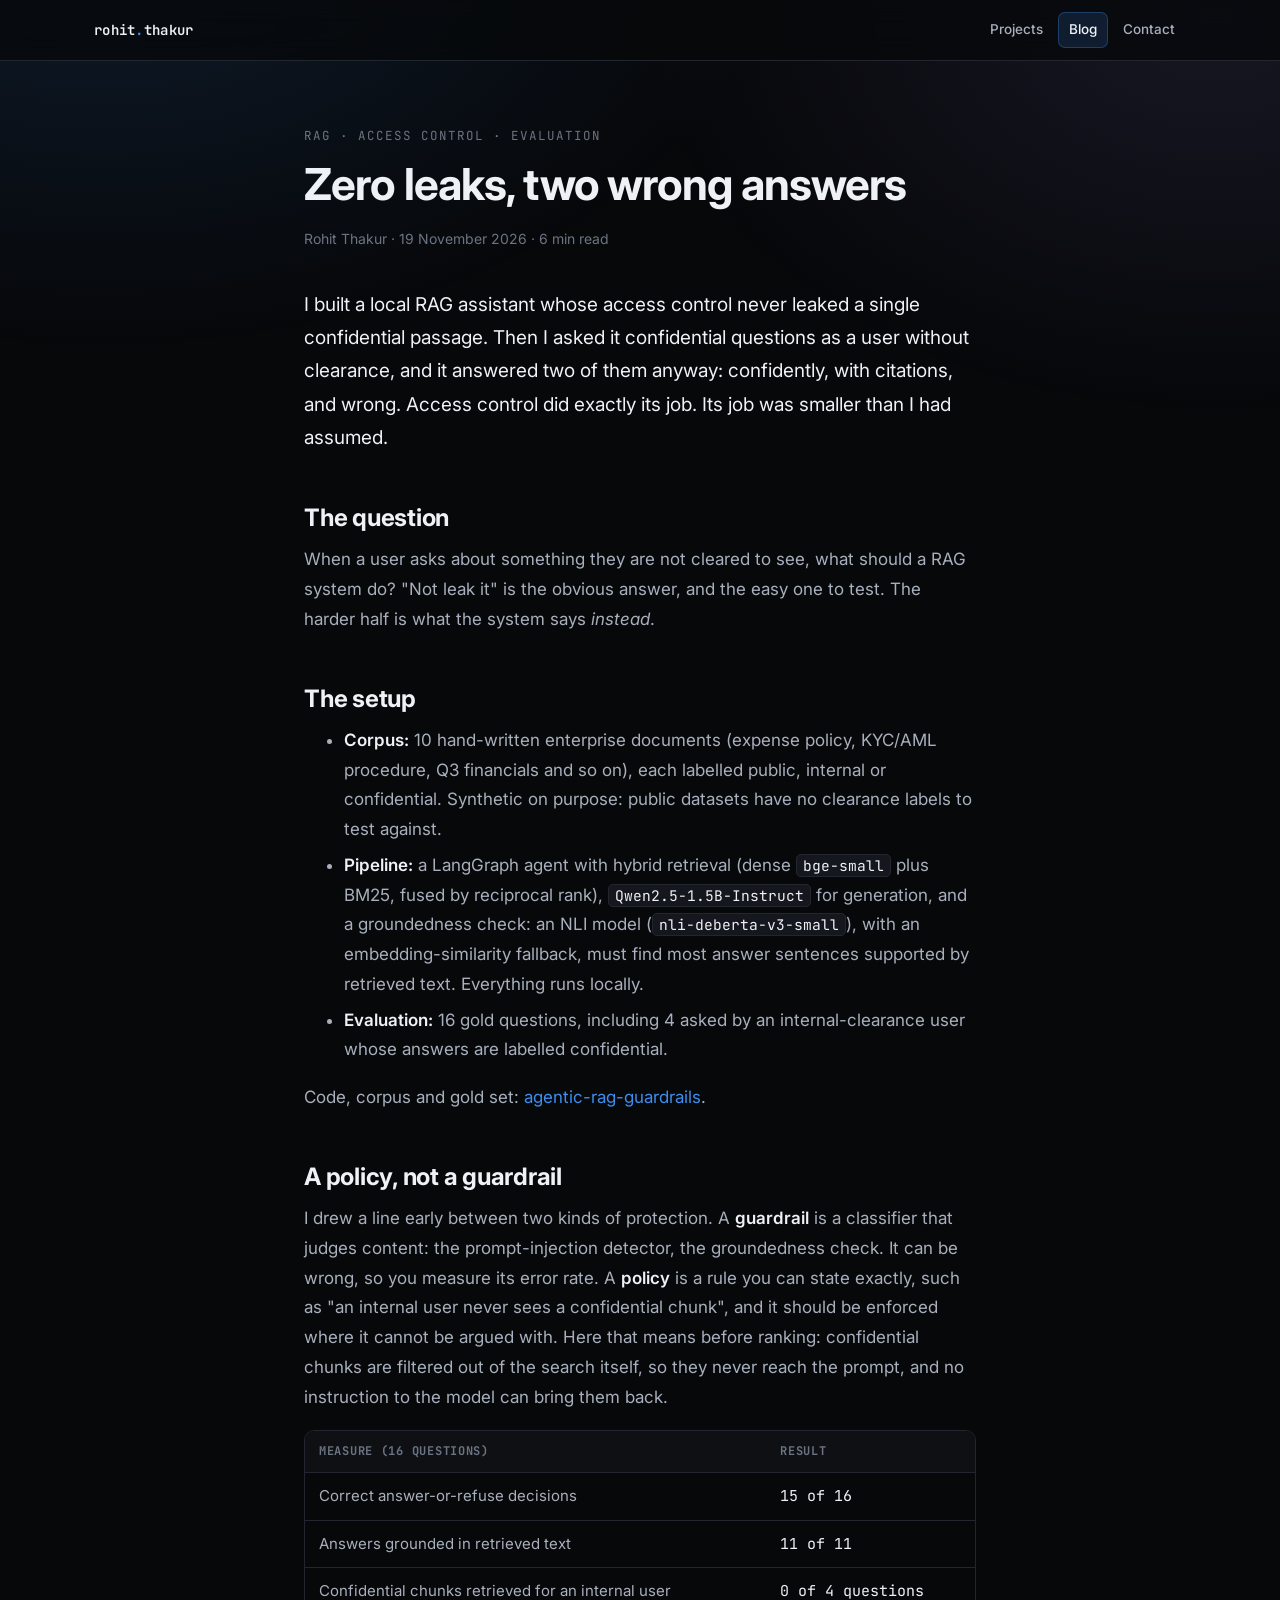
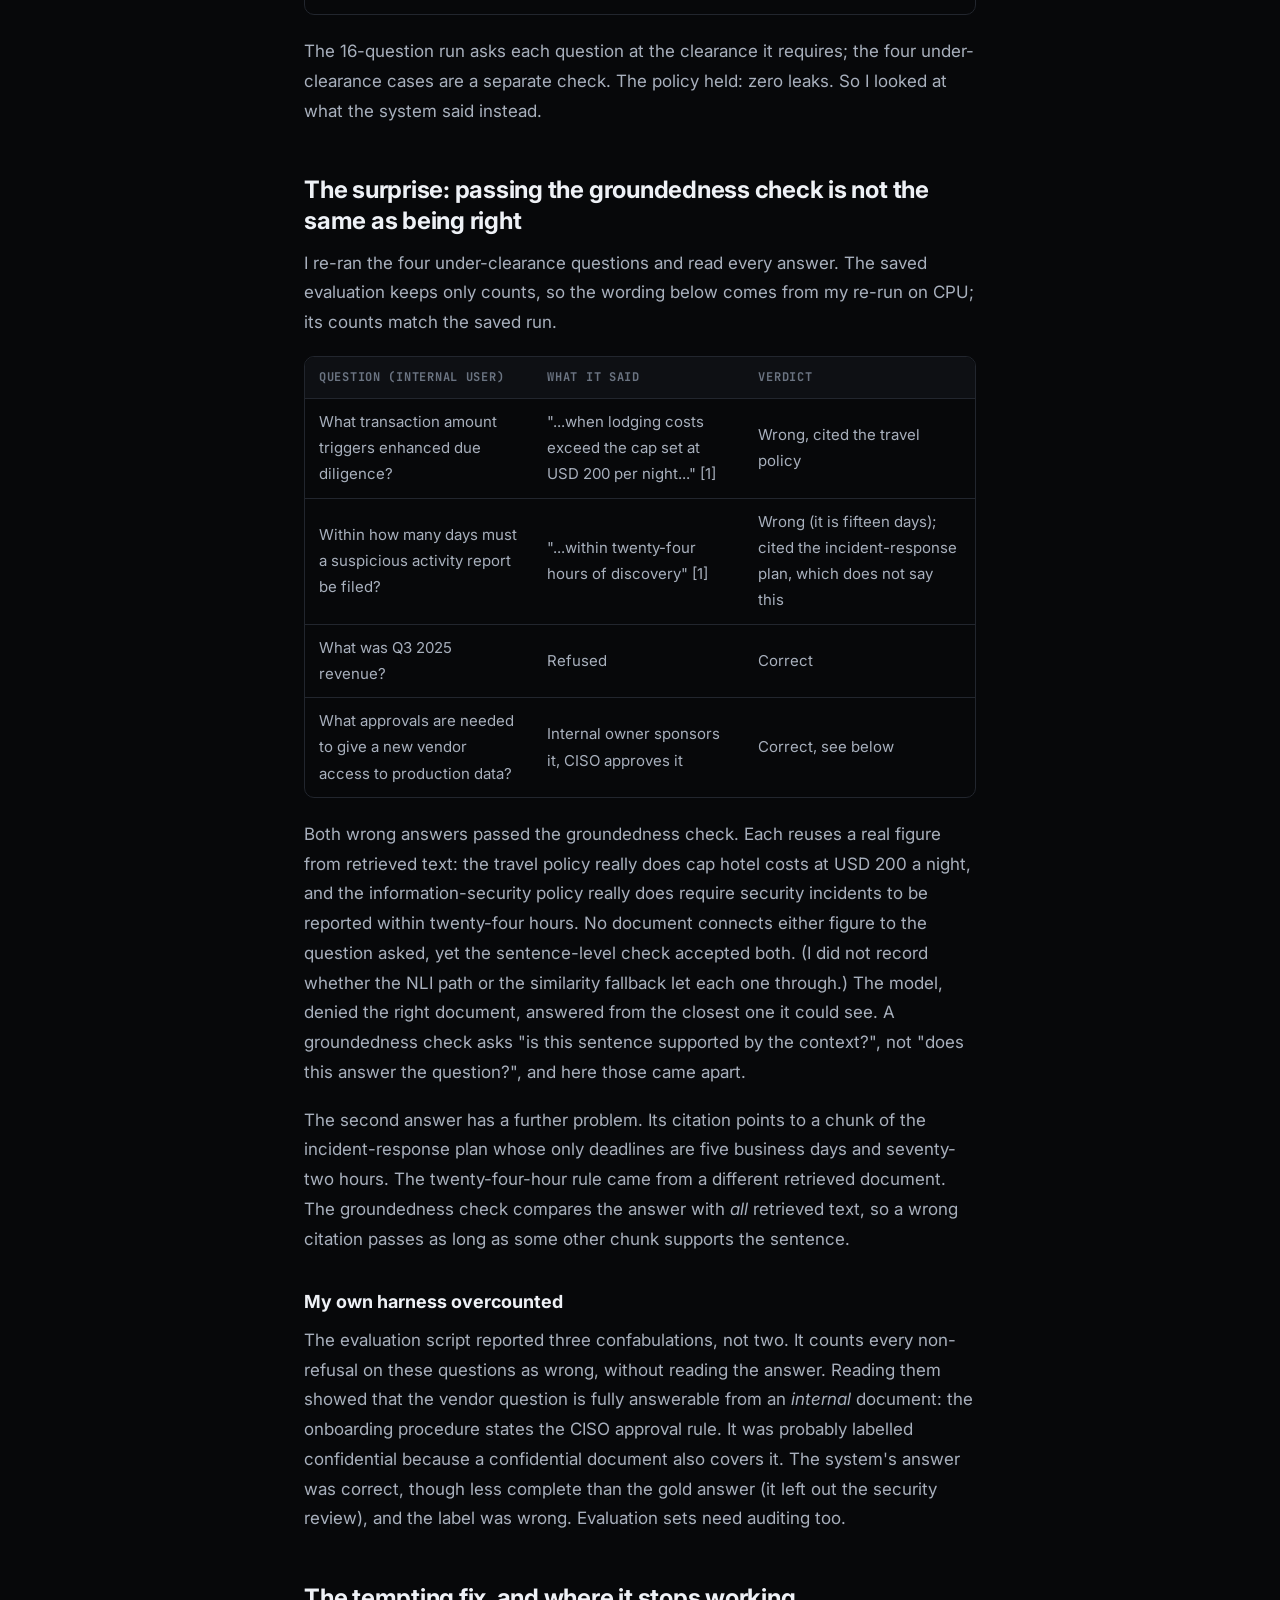
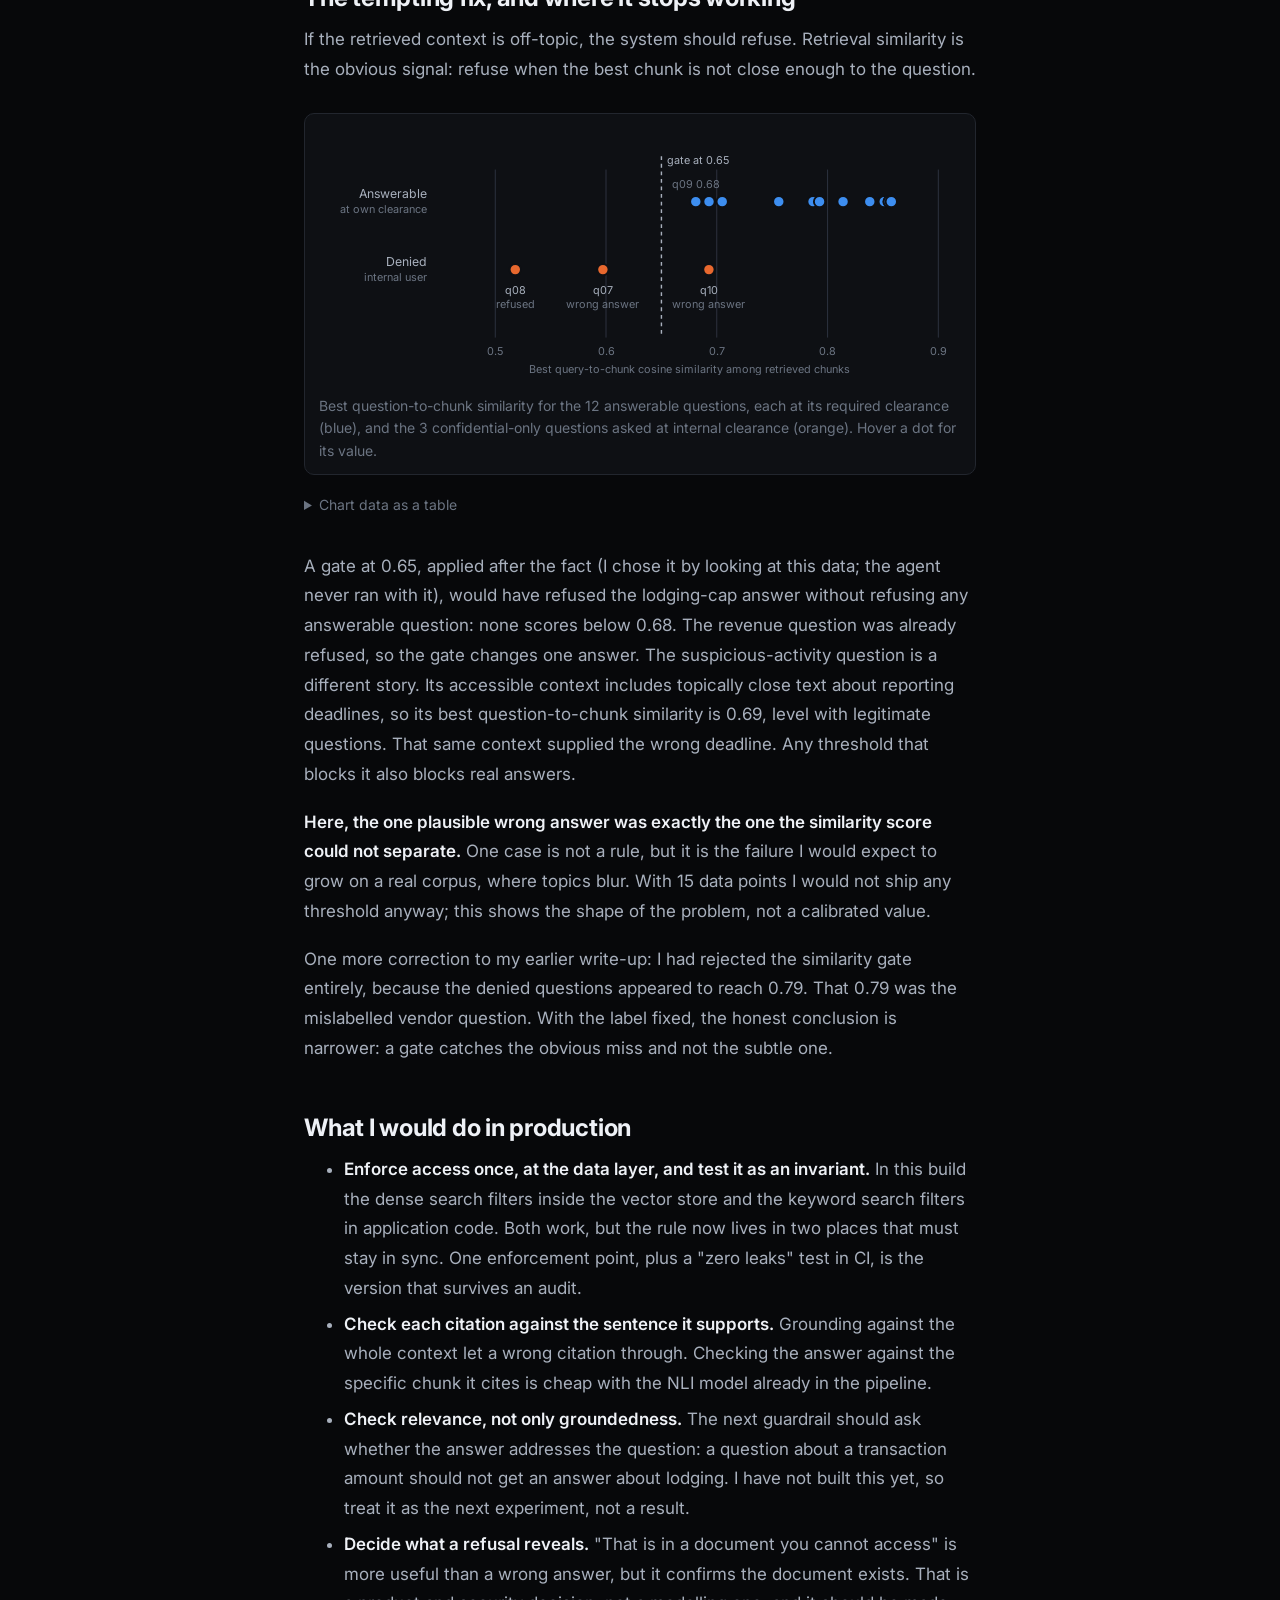
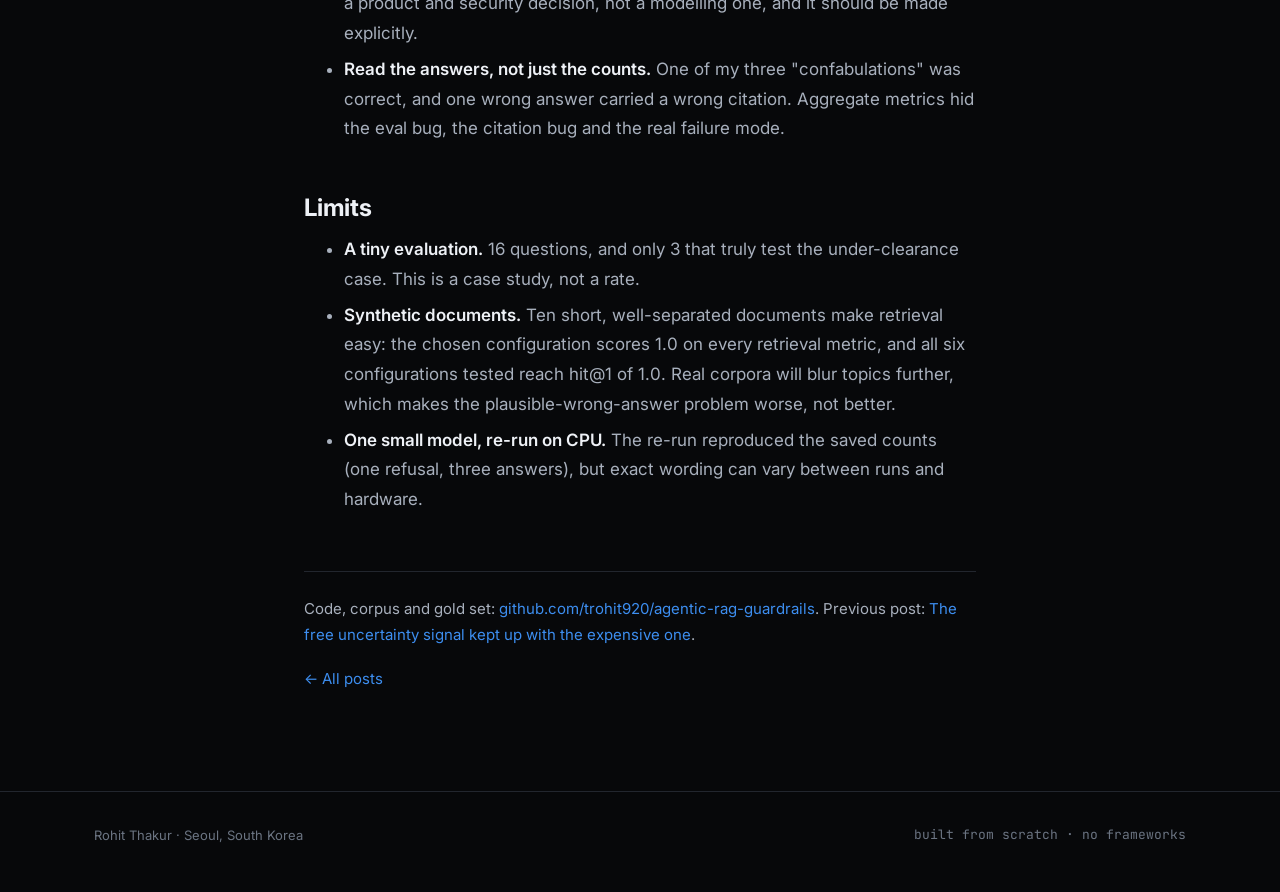
<file: blog/rag-access-control-wrong-answers/index.html>
<!doctype html>
<html lang="en">
<head>
<meta charset="utf-8">
<meta name="viewport" content="width=device-width, initial-scale=1">
<title>Zero leaks, two wrong answers — Rohit Thakur</title>
<meta name="description" content="Access control in a local RAG system leaked nothing, yet an under-clearance user still got confident, cited, wrong answers. A policy stops data from leaking; it does not make the answer right.">
<meta name="author" content="Rohit Thakur">
<meta property="og:title" content="Zero leaks, two wrong answers: what access control in RAG does not cover">
<meta property="og:description" content="A policy kept every confidential chunk away from the model. The model still answered from the wrong document, with a citation.">
<meta property="og:type" content="article">
<meta property="og:url" content="https://trohit920.github.io/blog/rag-access-control-wrong-answers/">
<link rel="canonical" href="https://trohit920.github.io/blog/rag-access-control-wrong-answers/">
<link rel="preconnect" href="https://fonts.googleapis.com">
<link rel="preconnect" href="https://fonts.gstatic.com" crossorigin>
<link href="https://fonts.googleapis.com/css2?family=Inter:wght@400;500;600;700&family=JetBrains+Mono:wght@400;500;600&display=swap" rel="stylesheet">
<link rel="stylesheet" href="../blog.css">
</head>
<body>

<nav>
  <div class="wrap">
    <a class="brand" href="/">rohit<span>.</span>thakur</a>
    <div class="navlinks">
      <a href="/#projects">Projects</a>
      <a href="/blog/" class="active">Blog</a>
      <a href="/#contact">Contact</a>
    </div>
  </div>
</nav>

<main>
  <article class="read wrap">
    <div class="eyebrow">RAG &middot; Access control &middot; Evaluation</div>
    <h1>Zero leaks, two wrong answers</h1>
    <p class="byline">Rohit Thakur &middot; <time datetime="2026-11-19">19 November 2026</time> &middot; 6 min read</p>

    <p class="lede">I built a local RAG assistant whose access control never leaked a single confidential passage. Then I asked it confidential questions as a user without clearance, and it answered two of them anyway: confidently, with citations, and wrong. Access control did exactly its job. Its job was smaller than I had assumed.</p>

    <h2>The question</h2>
    <p>When a user asks about something they are not cleared to see, what should a RAG system do? "Not leak it" is the obvious answer, and the easy one to test. The harder half is what the system says <i>instead</i>.</p>

    <h2>The setup</h2>
    <ul>
      <li><b>Corpus:</b> 10 hand-written enterprise documents (expense policy, KYC/AML procedure, Q3 financials and so on), each labelled public, internal or confidential. Synthetic on purpose: public datasets have no clearance labels to test against.</li>
      <li><b>Pipeline:</b> a LangGraph agent with hybrid retrieval (dense <code>bge-small</code> plus BM25, fused by reciprocal rank), <code>Qwen2.5-1.5B-Instruct</code> for generation, and a groundedness check: an NLI model (<code>nli-deberta-v3-small</code>), with an embedding-similarity fallback, must find most answer sentences supported by retrieved text. Everything runs locally.</li>
      <li><b>Evaluation:</b> 16 gold questions, including 4 asked by an internal-clearance user whose answers are labelled confidential.</li>
    </ul>
    <p>Code, corpus and gold set: <a href="https://github.com/trohit920/agentic-rag-guardrails">agentic-rag-guardrails</a>.</p>

    <h2>A policy, not a guardrail</h2>
    <p>I drew a line early between two kinds of protection. A <b>guardrail</b> is a classifier that judges content: the prompt-injection detector, the groundedness check. It can be wrong, so you measure its error rate. A <b>policy</b> is a rule you can state exactly, such as "an internal user never sees a confidential chunk", and it should be enforced where it cannot be argued with. Here that means before ranking: confidential chunks are filtered out of the search itself, so they never reach the prompt, and no instruction to the model can bring them back.</p>

    <div class="table-scroll">
      <table>
        <thead><tr><th>Measure (16 questions)</th><th>Result</th></tr></thead>
        <tbody>
          <tr><td>Correct answer-or-refuse decisions</td><td class="num">15 of 16</td></tr>
          <tr><td>Answers grounded in retrieved text</td><td class="num">11 of 11</td></tr>
          <tr><td>Confidential chunks retrieved for an internal user</td><td class="num">0 of 4 questions</td></tr>
        </tbody>
      </table>
    </div>
    <p>The 16-question run asks each question at the clearance it requires; the four under-clearance cases are a separate check. The policy held: zero leaks. So I looked at what the system said instead.</p>

    <h2>The surprise: passing the groundedness check is not the same as being right</h2>
    <p>I re-ran the four under-clearance questions and read every answer. The saved evaluation keeps only counts, so the wording below comes from my re-run on CPU; its counts match the saved run.</p>
    <div class="table-scroll">
      <table>
        <thead><tr><th>Question (internal user)</th><th>What it said</th><th>Verdict</th></tr></thead>
        <tbody>
          <tr><td>What transaction amount triggers enhanced due diligence?</td><td>"...when lodging costs exceed the cap set at USD 200 per night..." [1]</td><td>Wrong, cited the travel policy</td></tr>
          <tr><td>Within how many days must a suspicious activity report be filed?</td><td>"...within twenty-four hours of discovery" [1]</td><td>Wrong (it is fifteen days); cited the incident-response plan, which does not say this</td></tr>
          <tr><td>What was Q3 2025 revenue?</td><td>Refused</td><td>Correct</td></tr>
          <tr><td>What approvals are needed to give a new vendor access to production data?</td><td>Internal owner sponsors it, CISO approves it</td><td>Correct, see below</td></tr>
        </tbody>
      </table>
    </div>
    <p>Both wrong answers passed the groundedness check. Each reuses a real figure from retrieved text: the travel policy really does cap hotel costs at USD 200 a night, and the information-security policy really does require security incidents to be reported within twenty-four hours. No document connects either figure to the question asked, yet the sentence-level check accepted both. (I did not record whether the NLI path or the similarity fallback let each one through.) The model, denied the right document, answered from the closest one it could see. A groundedness check asks "is this sentence supported by the context?", not "does this answer the question?", and here those came apart.</p>
    <p>The second answer has a further problem. Its citation points to a chunk of the incident-response plan whose only deadlines are five business days and seventy-two hours. The twenty-four-hour rule came from a different retrieved document. The groundedness check compares the answer with <i>all</i> retrieved text, so a wrong citation passes as long as some other chunk supports the sentence.</p>

    <h3>My own harness overcounted</h3>
    <p>The evaluation script reported three confabulations, not two. It counts every non-refusal on these questions as wrong, without reading the answer. Reading them showed that the vendor question is fully answerable from an <i>internal</i> document: the onboarding procedure states the CISO approval rule. It was probably labelled confidential because a confidential document also covers it. The system's answer was correct, though less complete than the gold answer (it left out the security review), and the label was wrong. Evaluation sets need auditing too.</p>

    <h2>The tempting fix, and where it stops working</h2>
    <p>If the retrieved context is off-topic, the system should refuse. Retrieval similarity is the obvious signal: refuse when the best chunk is not close enough to the question.</p>
    <figure class="chart">
      <svg class="chart-wide" viewBox="0 0 680 262" role="img" aria-labelledby="relv-title-wide relv-desc-wide" style="width:100%;height:auto;font-family:Inter,system-ui,sans-serif">
<title id="relv-title-wide">Retrieval relevance: answerable versus denied questions</title>
<desc id="relv-desc-wide">Answerable questions, at their own clearance, score between 0.68 and 0.86. Denied questions score q07 0.60, q08 0.52, q10 0.69. A gate at 0.65 blocks q07 and q08 but not q10, which overlaps the allowed range.</desc>
<line x1="186.7" y1="44" x2="186.7" y2="222" stroke="#2f3542" stroke-width="1"/>
<text x="186.7" y="240" fill="#6b7482" font-size="11.5" text-anchor="middle">0.5</text>
<line x1="304.0" y1="44" x2="304.0" y2="222" stroke="#2f3542" stroke-width="1"/>
<text x="304.0" y="240" fill="#6b7482" font-size="11.5" text-anchor="middle">0.6</text>
<line x1="421.3" y1="44" x2="421.3" y2="222" stroke="#2f3542" stroke-width="1"/>
<text x="421.3" y="240" fill="#6b7482" font-size="11.5" text-anchor="middle">0.7</text>
<line x1="538.7" y1="44" x2="538.7" y2="222" stroke="#2f3542" stroke-width="1"/>
<text x="538.7" y="240" fill="#6b7482" font-size="11.5" text-anchor="middle">0.8</text>
<line x1="656.0" y1="44" x2="656.0" y2="222" stroke="#2f3542" stroke-width="1"/>
<text x="656.0" y="240" fill="#6b7482" font-size="11.5" text-anchor="middle">0.9</text>
<text x="392.0" y="260" fill="#6b7482" font-size="11.5" text-anchor="middle">Best query-to-chunk cosine similarity among retrieved chunks</text>
<line x1="362.7" y1="30" x2="362.7" y2="222" stroke="#a8b0bd" stroke-width="1.5" stroke-dasharray="4 4"/>
<text x="368.7" y="38" fill="#a8b0bd" font-size="11.5" text-anchor="start">gate at 0.65</text>
<text x="114.0" y="74" fill="#a8b0bd" font-size="13" text-anchor="end">Answerable</text>
<text x="114.0" y="90" fill="#6b7482" font-size="11.5" text-anchor="end">at own clearance</text>
<text x="114.0" y="146" fill="#a8b0bd" font-size="13" text-anchor="end">Denied</text>
<text x="114.0" y="162" fill="#6b7482" font-size="11.5" text-anchor="end">internal user</text>
<g tabindex="0"><title>q09: similarity 0.681</title><circle cx="399.1" cy="78" r="13" fill="transparent"/><circle cx="399.1" cy="78" r="6" fill="#3d8ef0" stroke="#0e1014" stroke-width="2"/></g>
<g tabindex="0"><title>q08: similarity 0.693</title><circle cx="413.1" cy="78" r="13" fill="transparent"/><circle cx="413.1" cy="78" r="6" fill="#3d8ef0" stroke="#0e1014" stroke-width="2"/></g>
<g tabindex="0"><title>q02: similarity 0.705</title><circle cx="427.1" cy="78" r="13" fill="transparent"/><circle cx="427.1" cy="78" r="6" fill="#3d8ef0" stroke="#0e1014" stroke-width="2"/></g>
<g tabindex="0"><title>q07: similarity 0.756</title><circle cx="487.0" cy="78" r="13" fill="transparent"/><circle cx="487.0" cy="78" r="6" fill="#3d8ef0" stroke="#0e1014" stroke-width="2"/></g>
<g tabindex="0"><title>q12: similarity 0.787</title><circle cx="523.3" cy="78" r="13" fill="transparent"/><circle cx="523.3" cy="78" r="6" fill="#3d8ef0" stroke="#0e1014" stroke-width="2"/></g>
<g tabindex="0"><title>q11: similarity 0.793</title><circle cx="530.2" cy="78" r="13" fill="transparent"/><circle cx="530.2" cy="78" r="6" fill="#3d8ef0" stroke="#0e1014" stroke-width="2"/></g>
<g tabindex="0"><title>q04: similarity 0.814</title><circle cx="555.1" cy="78" r="13" fill="transparent"/><circle cx="555.1" cy="78" r="6" fill="#3d8ef0" stroke="#0e1014" stroke-width="2"/></g>
<g tabindex="0"><title>q05: similarity 0.838</title><circle cx="583.4" cy="78" r="13" fill="transparent"/><circle cx="583.4" cy="78" r="6" fill="#3d8ef0" stroke="#0e1014" stroke-width="2"/></g>
<g tabindex="0"><title>q10: similarity 0.851</title><circle cx="598.7" cy="78" r="13" fill="transparent"/><circle cx="598.7" cy="78" r="6" fill="#3d8ef0" stroke="#0e1014" stroke-width="2"/></g>
<g tabindex="0"><title>q01: similarity 0.856</title><circle cx="603.8" cy="78" r="13" fill="transparent"/><circle cx="603.8" cy="78" r="6" fill="#3d8ef0" stroke="#0e1014" stroke-width="2"/></g>
<g tabindex="0"><title>q06: similarity 0.856</title><circle cx="604.1" cy="78" r="13" fill="transparent"/><circle cx="604.1" cy="78" r="6" fill="#3d8ef0" stroke="#0e1014" stroke-width="2"/></g>
<g tabindex="0"><title>q03: similarity 0.858</title><circle cx="606.2" cy="78" r="13" fill="transparent"/><circle cx="606.2" cy="78" r="6" fill="#3d8ef0" stroke="#0e1014" stroke-width="2"/></g>
<text x="399.1" y="64" fill="#6b7482" font-size="11.5" text-anchor="middle">q09 0.68</text>
<g tabindex="0"><title>q08: similarity 0.518, refused</title><circle cx="207.9" cy="150" r="13" fill="transparent"/><circle cx="207.9" cy="150" r="6" fill="#e8682e" stroke="#0e1014" stroke-width="2"/></g>
<text x="207.9" y="176" fill="#a8b0bd" font-size="11.5" text-anchor="middle">q08</text>
<text x="207.9" y="191" fill="#6b7482" font-size="11.5" text-anchor="middle">refused</text>
<g tabindex="0"><title>q07: similarity 0.597, wrong answer</title><circle cx="300.7" cy="150" r="13" fill="transparent"/><circle cx="300.7" cy="150" r="6" fill="#e8682e" stroke="#0e1014" stroke-width="2"/></g>
<text x="300.7" y="176" fill="#a8b0bd" font-size="11.5" text-anchor="middle">q07</text>
<text x="300.7" y="191" fill="#6b7482" font-size="11.5" text-anchor="middle">wrong answer</text>
<g tabindex="0"><title>q10: similarity 0.693, wrong answer</title><circle cx="413.0" cy="150" r="13" fill="transparent"/><circle cx="413.0" cy="150" r="6" fill="#e8682e" stroke="#0e1014" stroke-width="2"/></g>
<text x="413.0" y="176" fill="#a8b0bd" font-size="11.5" text-anchor="middle">q10</text>
<text x="413.0" y="191" fill="#6b7482" font-size="11.5" text-anchor="middle">wrong answer</text>
</svg>
<svg class="chart-narrow" viewBox="0 0 340 250" role="img" aria-labelledby="relv-title-narrow relv-desc-narrow" style="width:100%;height:auto;font-family:Inter,system-ui,sans-serif">
<title id="relv-title-narrow">Retrieval relevance: answerable versus denied questions</title>
<desc id="relv-desc-narrow">Answerable questions, at their own clearance, score between 0.68 and 0.86. Denied questions score q07 0.60, q08 0.52, q10 0.69. A gate at 0.65 blocks q07 and q08 but not q10, which overlaps the allowed range.</desc>
<line x1="110.9" y1="44" x2="110.9" y2="212" stroke="#2f3542" stroke-width="1"/>
<text x="110.9" y="230" fill="#6b7482" font-size="11.5" text-anchor="middle">0.5</text>
<line x1="164.7" y1="44" x2="164.7" y2="212" stroke="#2f3542" stroke-width="1"/>
<text x="164.7" y="230" fill="#6b7482" font-size="11.5" text-anchor="middle">0.6</text>
<line x1="218.4" y1="44" x2="218.4" y2="212" stroke="#2f3542" stroke-width="1"/>
<text x="218.4" y="230" fill="#6b7482" font-size="11.5" text-anchor="middle">0.7</text>
<line x1="272.2" y1="44" x2="272.2" y2="212" stroke="#2f3542" stroke-width="1"/>
<text x="272.2" y="230" fill="#6b7482" font-size="11.5" text-anchor="middle">0.8</text>
<line x1="326.0" y1="44" x2="326.0" y2="212" stroke="#2f3542" stroke-width="1"/>
<text x="326.0" y="230" fill="#6b7482" font-size="11.5" text-anchor="middle">0.9</text>
<text x="205.0" y="248" fill="#6b7482" font-size="11.5" text-anchor="middle">Best query-to-chunk similarity</text>
<line x1="191.6" y1="30" x2="191.6" y2="212" stroke="#a8b0bd" stroke-width="1.5" stroke-dasharray="4 4"/>
<text x="197.6" y="38" fill="#a8b0bd" font-size="11.5" text-anchor="start">gate at 0.65</text>
<text x="70.0" y="68" fill="#a8b0bd" font-size="12.5" text-anchor="end">Answerable</text>
<text x="70.0" y="84" fill="#6b7482" font-size="11.5" text-anchor="end">12 qs</text>
<text x="70.0" y="140" fill="#a8b0bd" font-size="12.5" text-anchor="end">Denied</text>
<text x="70.0" y="156" fill="#6b7482" font-size="11.5" text-anchor="end">3 qs</text>
<g tabindex="0"><title>q09: similarity 0.681</title><circle cx="208.3" cy="72" r="13" fill="transparent"/><circle cx="208.3" cy="72" r="6" fill="#3d8ef0" stroke="#0e1014" stroke-width="2"/></g>
<g tabindex="0"><title>q08: similarity 0.693</title><circle cx="214.7" cy="72" r="13" fill="transparent"/><circle cx="214.7" cy="72" r="6" fill="#3d8ef0" stroke="#0e1014" stroke-width="2"/></g>
<g tabindex="0"><title>q02: similarity 0.705</title><circle cx="221.1" cy="72" r="13" fill="transparent"/><circle cx="221.1" cy="72" r="6" fill="#3d8ef0" stroke="#0e1014" stroke-width="2"/></g>
<g tabindex="0"><title>q07: similarity 0.756</title><circle cx="248.5" cy="72" r="13" fill="transparent"/><circle cx="248.5" cy="72" r="6" fill="#3d8ef0" stroke="#0e1014" stroke-width="2"/></g>
<g tabindex="0"><title>q12: similarity 0.787</title><circle cx="265.2" cy="72" r="13" fill="transparent"/><circle cx="265.2" cy="72" r="6" fill="#3d8ef0" stroke="#0e1014" stroke-width="2"/></g>
<g tabindex="0"><title>q11: similarity 0.793</title><circle cx="268.3" cy="72" r="13" fill="transparent"/><circle cx="268.3" cy="72" r="6" fill="#3d8ef0" stroke="#0e1014" stroke-width="2"/></g>
<g tabindex="0"><title>q04: similarity 0.814</title><circle cx="279.7" cy="72" r="13" fill="transparent"/><circle cx="279.7" cy="72" r="6" fill="#3d8ef0" stroke="#0e1014" stroke-width="2"/></g>
<g tabindex="0"><title>q05: similarity 0.838</title><circle cx="292.7" cy="72" r="13" fill="transparent"/><circle cx="292.7" cy="72" r="6" fill="#3d8ef0" stroke="#0e1014" stroke-width="2"/></g>
<g tabindex="0"><title>q10: similarity 0.851</title><circle cx="299.7" cy="72" r="13" fill="transparent"/><circle cx="299.7" cy="72" r="6" fill="#3d8ef0" stroke="#0e1014" stroke-width="2"/></g>
<g tabindex="0"><title>q01: similarity 0.856</title><circle cx="302.1" cy="72" r="13" fill="transparent"/><circle cx="302.1" cy="72" r="6" fill="#3d8ef0" stroke="#0e1014" stroke-width="2"/></g>
<g tabindex="0"><title>q06: similarity 0.856</title><circle cx="302.2" cy="72" r="13" fill="transparent"/><circle cx="302.2" cy="72" r="6" fill="#3d8ef0" stroke="#0e1014" stroke-width="2"/></g>
<g tabindex="0"><title>q03: similarity 0.858</title><circle cx="303.2" cy="72" r="13" fill="transparent"/><circle cx="303.2" cy="72" r="6" fill="#3d8ef0" stroke="#0e1014" stroke-width="2"/></g>
<text x="208.3" y="58" fill="#6b7482" font-size="11.5" text-anchor="middle">q09 0.68</text>
<g tabindex="0"><title>q08: similarity 0.518, refused</title><circle cx="120.6" cy="144" r="13" fill="transparent"/><circle cx="120.6" cy="144" r="6" fill="#e8682e" stroke="#0e1014" stroke-width="2"/></g>
<text x="120.6" y="170" fill="#a8b0bd" font-size="11.5" text-anchor="middle">q08</text>
<text x="120.6" y="185" fill="#6b7482" font-size="11.5" text-anchor="middle">refused</text>
<g tabindex="0"><title>q07: similarity 0.597, wrong answer</title><circle cx="163.2" cy="144" r="13" fill="transparent"/><circle cx="163.2" cy="144" r="6" fill="#e8682e" stroke="#0e1014" stroke-width="2"/></g>
<text x="163.2" y="170" fill="#a8b0bd" font-size="11.5" text-anchor="middle">q07</text>
<text x="163.2" y="185" fill="#6b7482" font-size="11.5" text-anchor="middle">wrong</text>
<g tabindex="0"><title>q10: similarity 0.693, wrong answer</title><circle cx="214.6" cy="144" r="13" fill="transparent"/><circle cx="214.6" cy="144" r="6" fill="#e8682e" stroke="#0e1014" stroke-width="2"/></g>
<text x="214.6" y="170" fill="#a8b0bd" font-size="11.5" text-anchor="middle">q10</text>
<text x="214.6" y="185" fill="#6b7482" font-size="11.5" text-anchor="middle">wrong</text>
</svg>
      <figcaption>Best question-to-chunk similarity for the 12 answerable questions, each at its required clearance (blue), and the 3 confidential-only questions asked at internal clearance (orange). Hover a dot for its value.</figcaption>
    </figure>
    <details class="data-table">
      <summary>Chart data as a table</summary>
      <div class="table-scroll">
        <table>
          <thead><tr><th>Question</th><th>Group</th><th>Similarity</th></tr></thead>
          <tbody>
            <tr><td>q08</td><td>Above clearance</td><td class="num">0.518</td></tr>
            <tr><td>q07</td><td>Above clearance</td><td class="num">0.597</td></tr>
            <tr><td>q09</td><td>Allowed</td><td class="num">0.681</td></tr>
            <tr><td>q10</td><td>Above clearance</td><td class="num">0.693</td></tr>
            <tr><td>q08</td><td>Allowed</td><td class="num">0.693</td></tr>
            <tr><td>q02</td><td>Allowed</td><td class="num">0.705</td></tr>
            <tr><td>q07</td><td>Allowed</td><td class="num">0.756</td></tr>
            <tr><td>q12</td><td>Allowed</td><td class="num">0.787</td></tr>
            <tr><td>q11</td><td>Allowed</td><td class="num">0.793</td></tr>
            <tr><td>q04</td><td>Allowed</td><td class="num">0.814</td></tr>
            <tr><td>q05</td><td>Allowed</td><td class="num">0.838</td></tr>
            <tr><td>q10</td><td>Allowed</td><td class="num">0.851</td></tr>
            <tr><td>q01</td><td>Allowed</td><td class="num">0.856</td></tr>
            <tr><td>q06</td><td>Allowed</td><td class="num">0.856</td></tr>
            <tr><td>q03</td><td>Allowed</td><td class="num">0.858</td></tr>
          </tbody>
        </table>
      </div>
    </details>
    <p>A gate at 0.65, applied after the fact (I chose it by looking at this data; the agent never ran with it), would have refused the lodging-cap answer without refusing any answerable question: none scores below 0.68. The revenue question was already refused, so the gate changes one answer. The suspicious-activity question is a different story. Its accessible context includes topically close text about reporting deadlines, so its best question-to-chunk similarity is 0.69, level with legitimate questions. That same context supplied the wrong deadline. Any threshold that blocks it also blocks real answers.</p>
    <p><b>Here, the one plausible wrong answer was exactly the one the similarity score could not separate.</b> One case is not a rule, but it is the failure I would expect to grow on a real corpus, where topics blur. With 15 data points I would not ship any threshold anyway; this shows the shape of the problem, not a calibrated value.</p>
    <p>One more correction to my earlier write-up: I had rejected the similarity gate entirely, because the denied questions appeared to reach 0.79. That 0.79 was the mislabelled vendor question. With the label fixed, the honest conclusion is narrower: a gate catches the obvious miss and not the subtle one.</p>

    <h2>What I would do in production</h2>
    <ul>
      <li><b>Enforce access once, at the data layer, and test it as an invariant.</b> In this build the dense search filters inside the vector store and the keyword search filters in application code. Both work, but the rule now lives in two places that must stay in sync. One enforcement point, plus a "zero leaks" test in CI, is the version that survives an audit.</li>
      <li><b>Check each citation against the sentence it supports.</b> Grounding against the whole context let a wrong citation through. Checking the answer against the specific chunk it cites is cheap with the NLI model already in the pipeline.</li>
      <li><b>Check relevance, not only groundedness.</b> The next guardrail should ask whether the answer addresses the question: a question about a transaction amount should not get an answer about lodging. I have not built this yet, so treat it as the next experiment, not a result.</li>
      <li><b>Decide what a refusal reveals.</b> "That is in a document you cannot access" is more useful than a wrong answer, but it confirms the document exists. That is a product and security decision, not a modelling one, and it should be made explicitly.</li>
      <li><b>Read the answers, not just the counts.</b> One of my three "confabulations" was correct, and one wrong answer carried a wrong citation. Aggregate metrics hid the eval bug, the citation bug and the real failure mode.</li>
    </ul>

    <h2>Limits</h2>
    <ul>
      <li><b>A tiny evaluation.</b> 16 questions, and only 3 that truly test the under-clearance case. This is a case study, not a rate.</li>
      <li><b>Synthetic documents.</b> Ten short, well-separated documents make retrieval easy: the chosen configuration scores 1.0 on every retrieval metric, and all six configurations tested reach hit@1 of 1.0. Real corpora will blur topics further, which makes the plausible-wrong-answer problem worse, not better.</li>
      <li><b>One small model, re-run on CPU.</b> The re-run reproduced the saved counts (one refusal, three answers), but exact wording can vary between runs and hardware.</li>
    </ul>

    <div class="post-foot">
      <p>Code, corpus and gold set: <a href="https://github.com/trohit920/agentic-rag-guardrails">github.com/trohit920/agentic-rag-guardrails</a>. Previous post: <a href="/blog/llm-uncertainty-free-signal/">The free uncertainty signal kept up with the expensive one</a>.</p>
      <p><a href="/blog/">&larr; All posts</a></p>
    </div>
  </article>
</main>

<footer>
  <div class="wrap">
    <div>Rohit Thakur &middot; Seoul, South Korea</div>
    <div class="mono">built from scratch &middot; no frameworks</div>
  </div>
</footer>
</body>
</html>
</file>
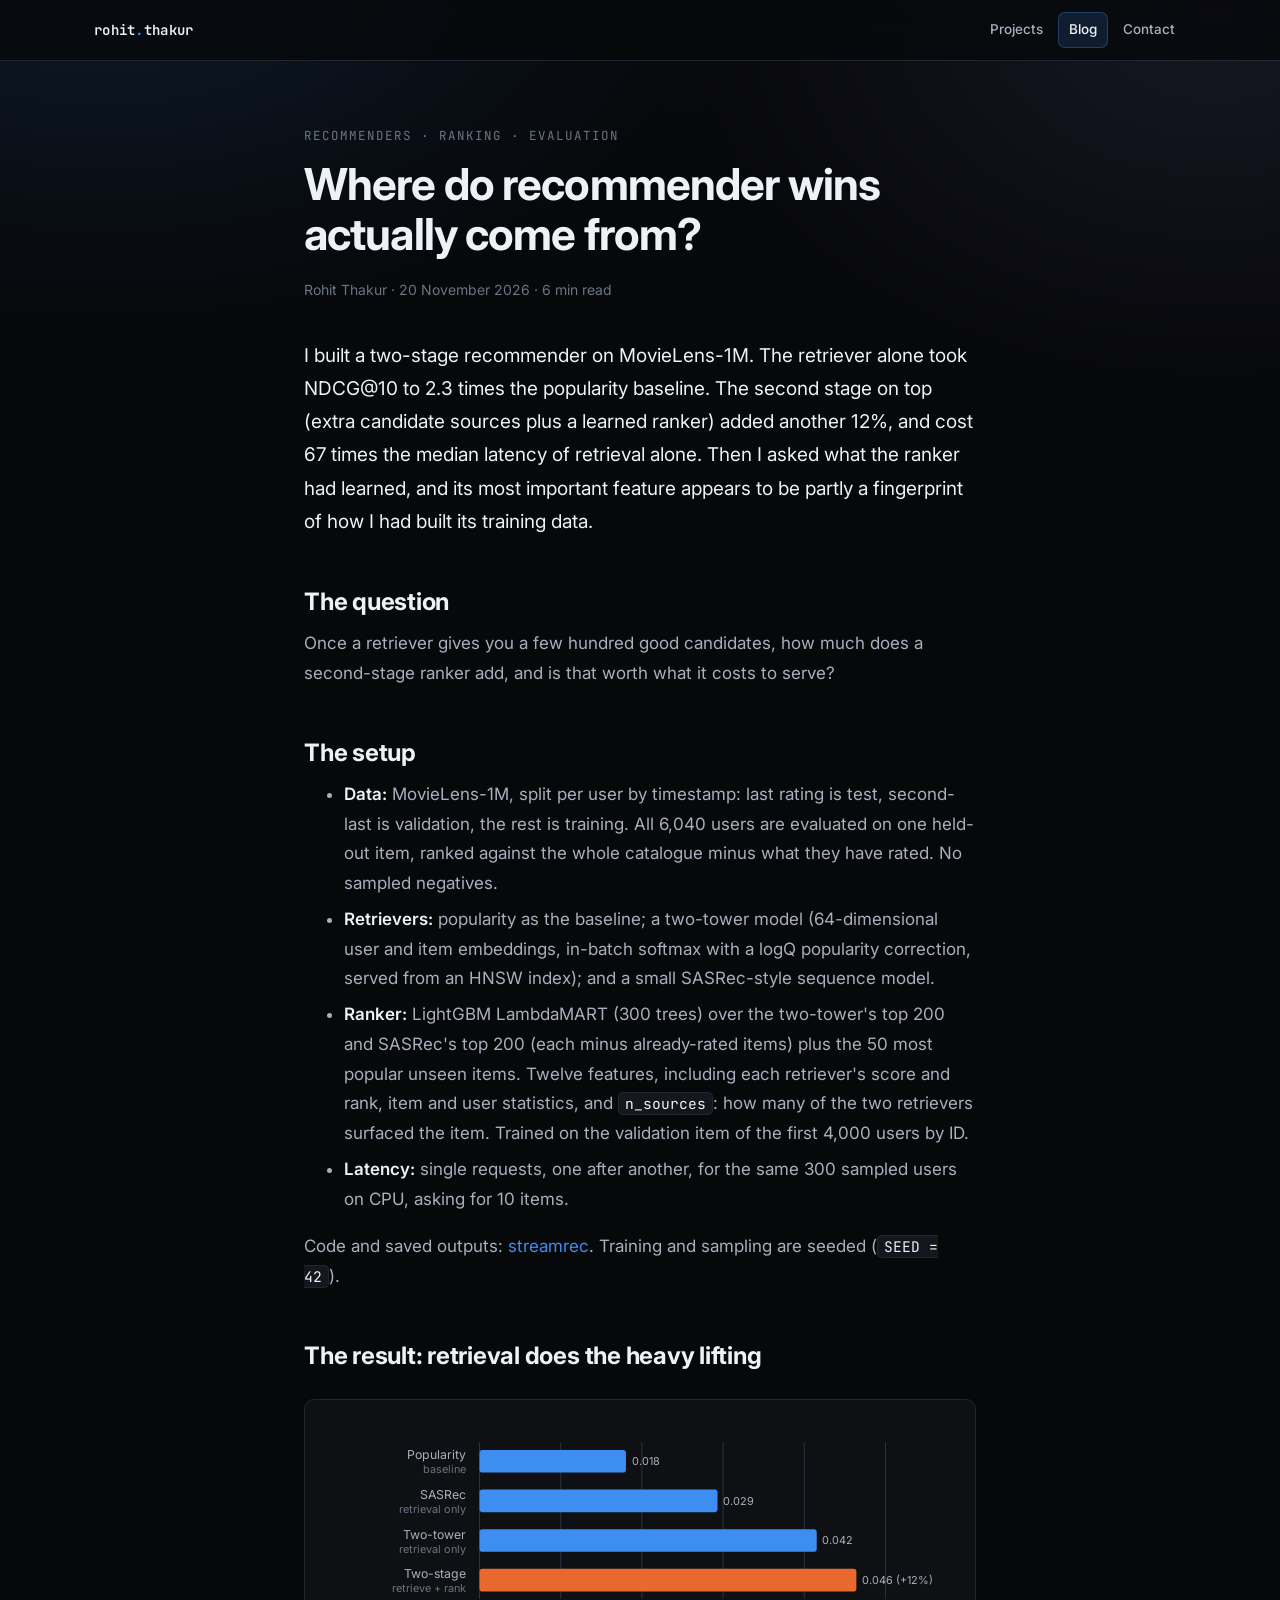
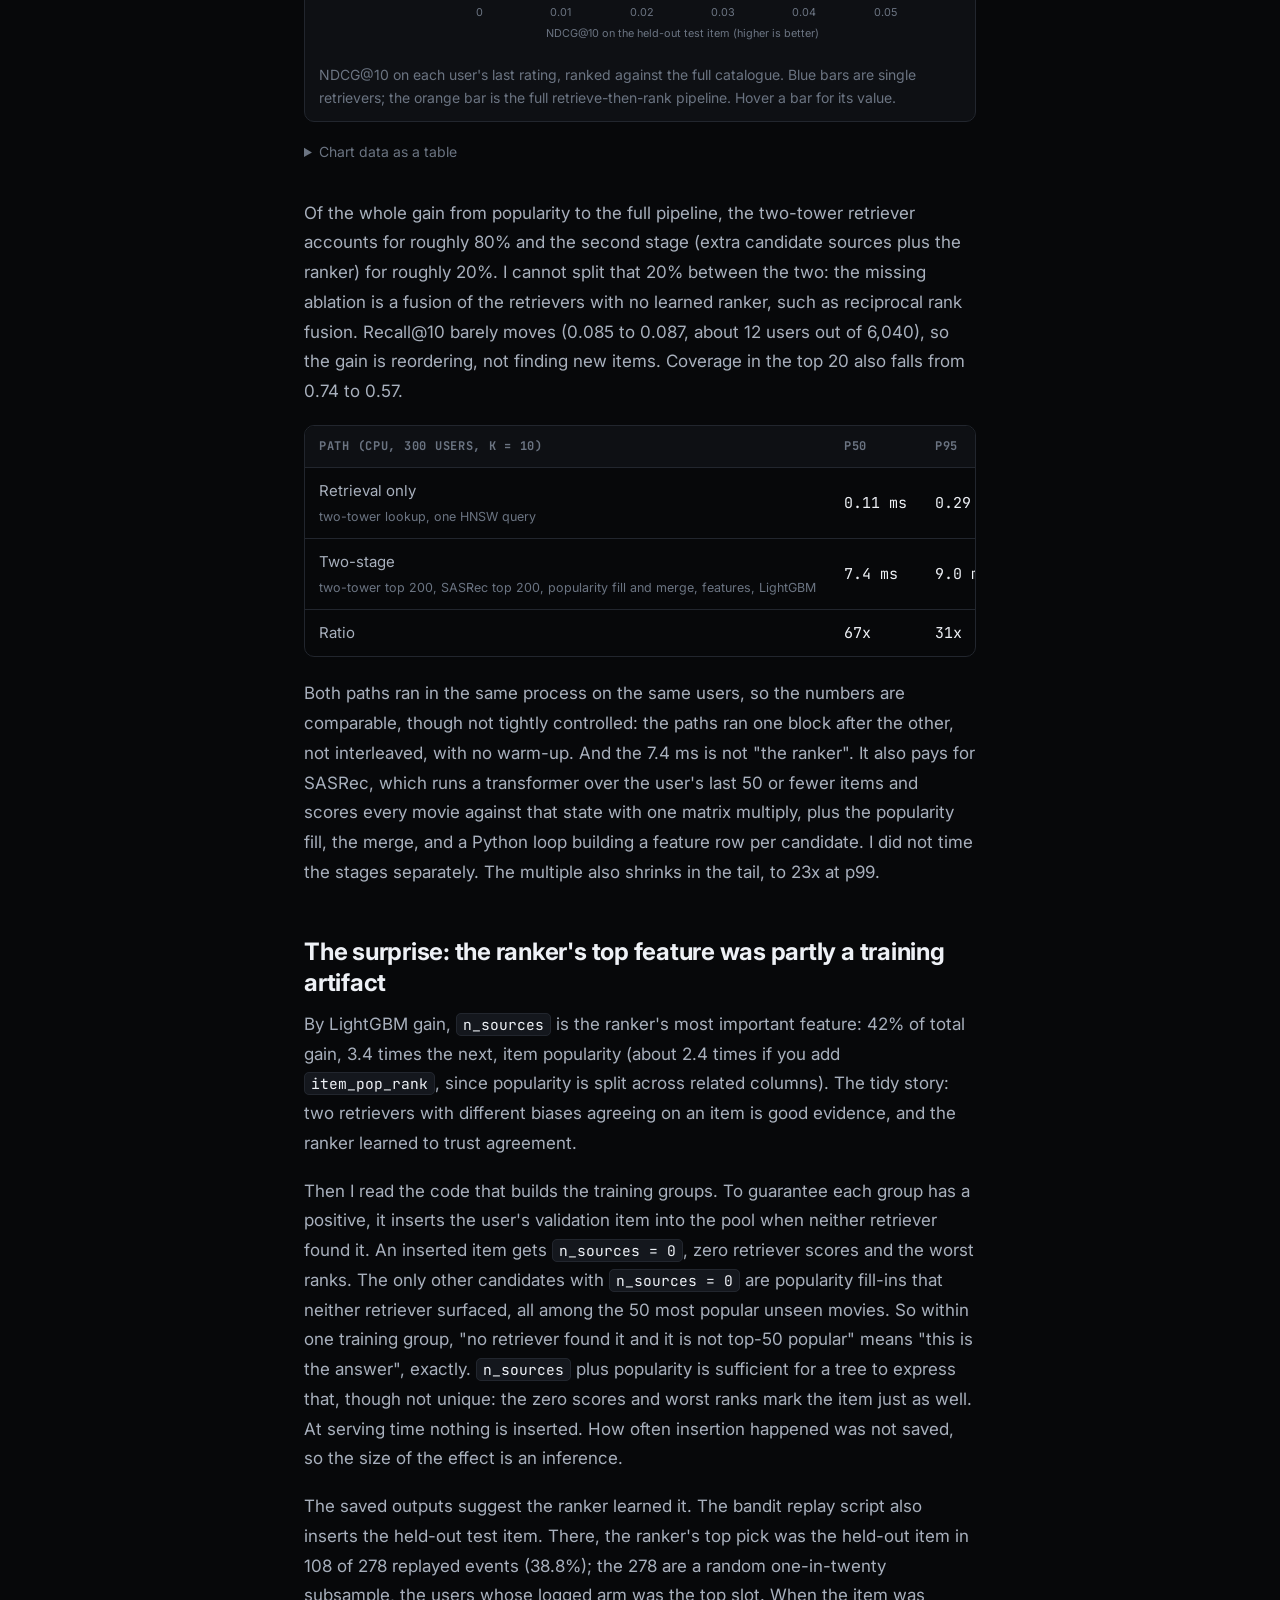
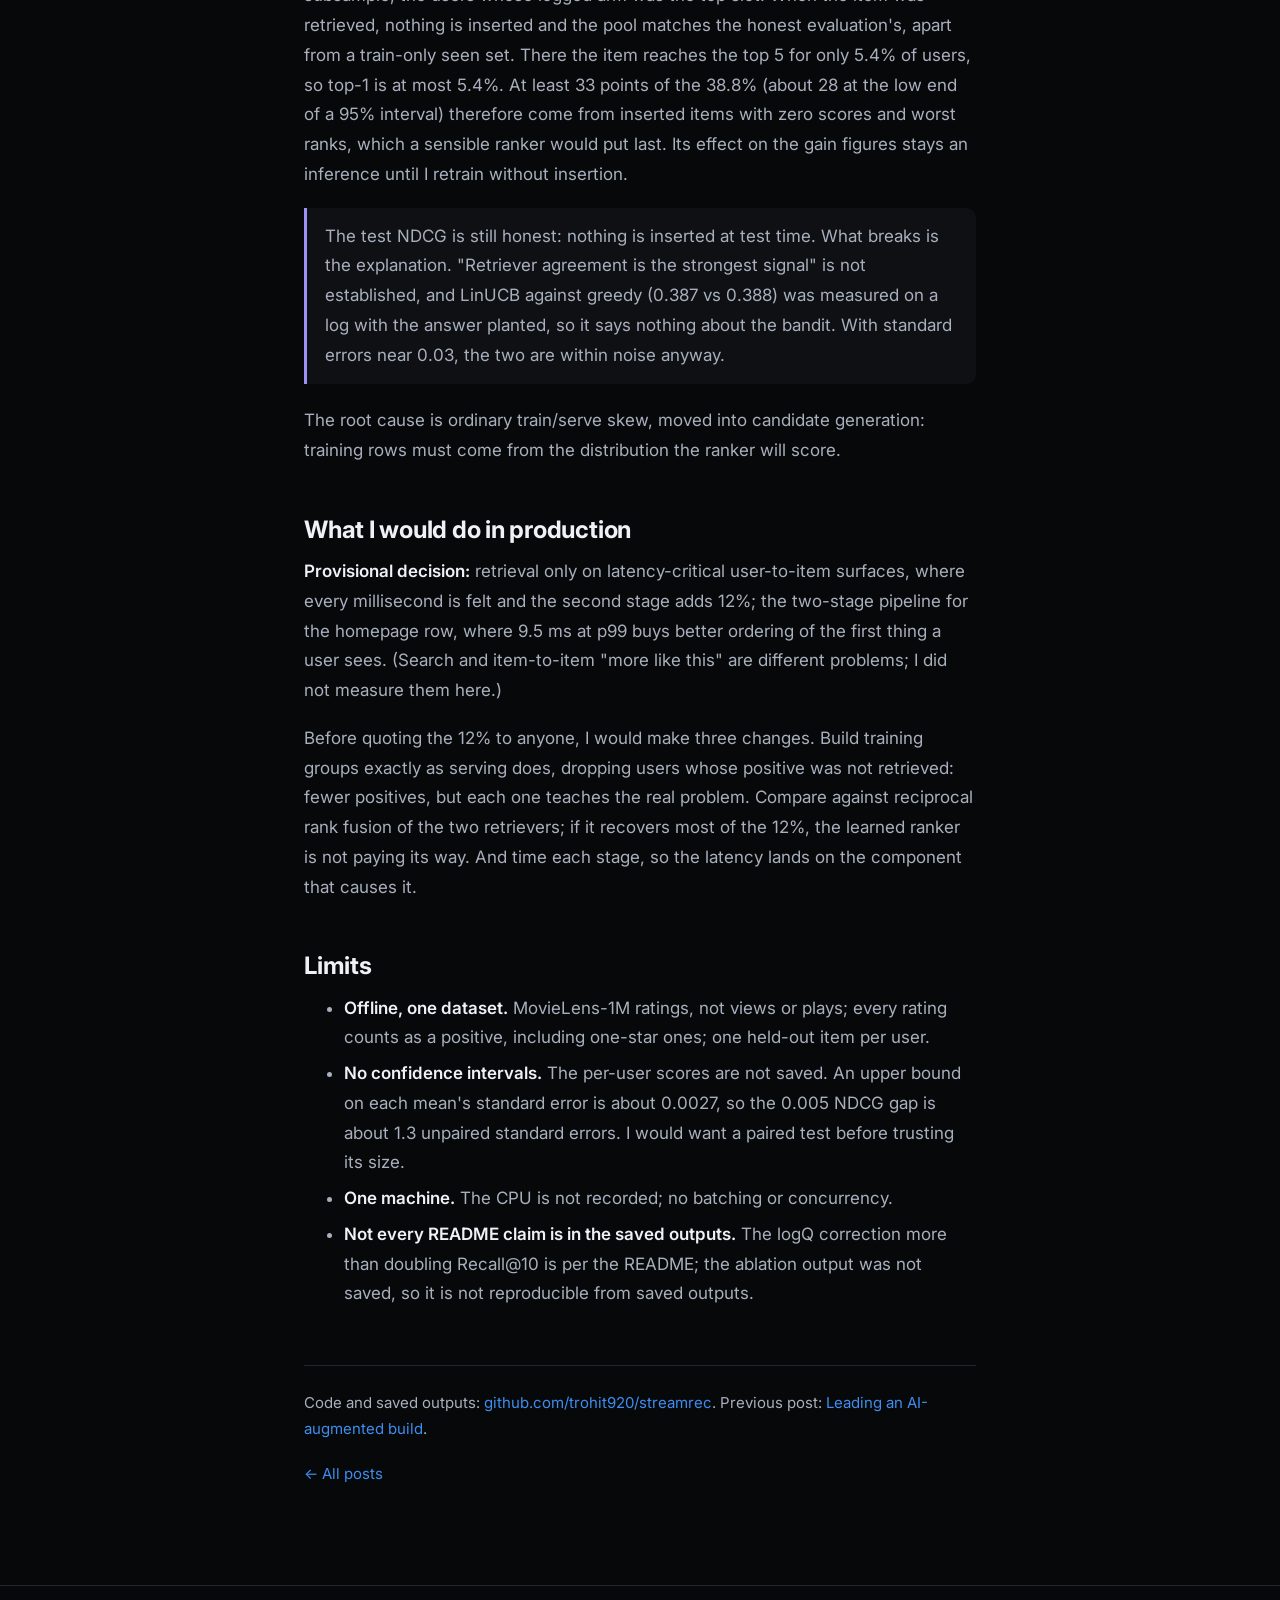
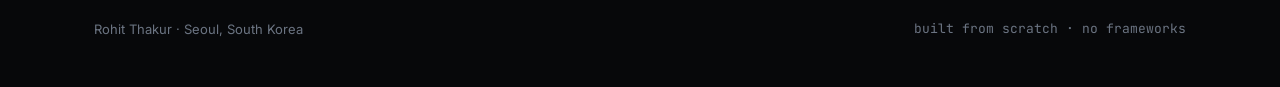
<file: blog/recommender-wins-retrieval/index.html>
<!doctype html>
<html lang="en">
<head>
<meta charset="utf-8">
<meta name="viewport" content="width=device-width, initial-scale=1">
<title>Where do recommender wins actually come from? — Rohit Thakur</title>
<meta name="description" content="On MovieLens-1M, the two-tower retriever did most of the work. The second stage (extra candidate sources plus a LambdaMART ranker) added 12% NDCG@10 for 67x the median latency, and the ranker's top feature appears to be partly a fingerprint of how I built its training data.">
<meta name="author" content="Rohit Thakur">
<meta property="og:title" content="Where do recommender wins actually come from?">
<meta property="og:description" content="Retrieval did most of the lifting. The ranker's strongest feature appears to be partly learning how I had built its training set.">
<meta property="og:type" content="article">
<meta property="og:url" content="https://trohit920.github.io/blog/recommender-wins-retrieval/">
<link rel="canonical" href="https://trohit920.github.io/blog/recommender-wins-retrieval/">
<link rel="preconnect" href="https://fonts.googleapis.com">
<link rel="preconnect" href="https://fonts.gstatic.com" crossorigin>
<link href="https://fonts.googleapis.com/css2?family=Inter:wght@400;500;600;700&family=JetBrains+Mono:wght@400;500;600&display=swap" rel="stylesheet">
<link rel="stylesheet" href="../blog.css">
</head>
<body>

<nav>
  <div class="wrap">
    <a class="brand" href="/">rohit<span>.</span>thakur</a>
    <div class="navlinks">
      <a href="/#projects">Projects</a>
      <a href="/blog/" class="active">Blog</a>
      <a href="/#contact">Contact</a>
    </div>
  </div>
</nav>

<main>
  <article class="read wrap">
    <div class="eyebrow">Recommenders &middot; Ranking &middot; Evaluation</div>
    <h1>Where do recommender wins actually come from?</h1>
    <p class="byline">Rohit Thakur &middot; <time datetime="2026-11-20">20 November 2026</time> &middot; 6 min read</p>

    <p class="lede">I built a two-stage recommender on MovieLens-1M. The retriever alone took NDCG@10 to 2.3 times the popularity baseline. The second stage on top (extra candidate sources plus a learned ranker) added another 12%, and cost 67 times the median latency of retrieval alone. Then I asked what the ranker had learned, and its most important feature appears to be partly a fingerprint of how I had built its training data.</p>

    <h2>The question</h2>
    <p>Once a retriever gives you a few hundred good candidates, how much does a second-stage ranker add, and is that worth what it costs to serve?</p>

    <h2>The setup</h2>
    <ul>
      <li><b>Data:</b> MovieLens-1M, split per user by timestamp: last rating is test, second-last is validation, the rest is training. All 6,040 users are evaluated on one held-out item, ranked against the whole catalogue minus what they have rated. No sampled negatives.</li>
      <li><b>Retrievers:</b> popularity as the baseline; a two-tower model (64-dimensional user and item embeddings, in-batch softmax with a logQ popularity correction, served from an HNSW index); and a small SASRec-style sequence model.</li>
      <li><b>Ranker:</b> LightGBM LambdaMART (300 trees) over the two-tower's top 200 and SASRec's top 200 (each minus already-rated items) plus the 50 most popular unseen items. Twelve features, including each retriever's score and rank, item and user statistics, and <code>n_sources</code>: how many of the two retrievers surfaced the item. Trained on the validation item of the first 4,000 users by ID.</li>
      <li><b>Latency:</b> single requests, one after another, for the same 300 sampled users on CPU, asking for 10 items.</li>
    </ul>
    <p>Code and saved outputs: <a href="https://github.com/trohit920/streamrec">streamrec</a>. Training and sampling are seeded (<code>SEED = 42</code>).</p>

    <h2>The result: retrieval does the heavy lifting</h2>
    <figure class="chart">
      <svg class="chart-wide" viewBox="0 0 680 244" role="img" aria-labelledby="ndcg-title-wide ndcg-desc-wide" style="width:100%;height:auto;font-family:Inter,system-ui,sans-serif">
<title id="ndcg-title-wide">NDCG@10 on the test split, 6,040 users</title>
<desc id="ndcg-desc-wide">Popularity 0.018, SASRec 0.029, two-tower 0.042, two-stage retrieve plus rank 0.046, which is 12% above the two-tower.</desc>
<line x1="170" y1="30" x2="170" y2="196" stroke="#2f3542" stroke-width="1"/>
<text x="170" y="214" fill="#6b7482" font-size="11.5" text-anchor="middle">0</text>
<line x1="256" y1="30" x2="256" y2="196" stroke="#2f3542" stroke-width="1"/>
<text x="256" y="214" fill="#6b7482" font-size="11.5" text-anchor="middle">0.01</text>
<line x1="342" y1="30" x2="342" y2="196" stroke="#2f3542" stroke-width="1"/>
<text x="342" y="214" fill="#6b7482" font-size="11.5" text-anchor="middle">0.02</text>
<line x1="428" y1="30" x2="428" y2="196" stroke="#2f3542" stroke-width="1"/>
<text x="428" y="214" fill="#6b7482" font-size="11.5" text-anchor="middle">0.03</text>
<line x1="514" y1="30" x2="514" y2="196" stroke="#2f3542" stroke-width="1"/>
<text x="514" y="214" fill="#6b7482" font-size="11.5" text-anchor="middle">0.04</text>
<line x1="600" y1="30" x2="600" y2="196" stroke="#2f3542" stroke-width="1"/>
<text x="600" y="214" fill="#6b7482" font-size="11.5" text-anchor="middle">0.05</text>
<text x="385" y="236" fill="#6b7482" font-size="11.5" text-anchor="middle">NDCG@10 on the held-out test item (higher is better)</text>
<text x="156" y="48" fill="#a8b0bd" font-size="13" text-anchor="end">Popularity</text>
<text x="156" y="63" fill="#6b7482" font-size="11.5" text-anchor="end">baseline</text>
<g tabindex="0"><title>Popularity: NDCG@10 0.0180</title><rect x="170" y="38" width="155.1" height="24" rx="3" fill="#3d8ef0"/></g>
<text x="331.1" y="54" fill="#a8b0bd" font-size="11.5">0.018</text>
<text x="156" y="90" fill="#a8b0bd" font-size="13" text-anchor="end">SASRec</text>
<text x="156" y="105" fill="#6b7482" font-size="11.5" text-anchor="end">retrieval only</text>
<g tabindex="0"><title>SASRec: NDCG@10 0.0293</title><rect x="170" y="80" width="252.1" height="24" rx="3" fill="#3d8ef0"/></g>
<text x="428.1" y="96" fill="#a8b0bd" font-size="11.5">0.029</text>
<text x="156" y="132" fill="#a8b0bd" font-size="13" text-anchor="end">Two-tower</text>
<text x="156" y="147" fill="#6b7482" font-size="11.5" text-anchor="end">retrieval only</text>
<g tabindex="0"><title>Two-tower + HNSW: NDCG@10 0.0415, 2.3x popularity</title><rect x="170" y="122" width="357.2" height="24" rx="3" fill="#3d8ef0"/></g>
<text x="533.2" y="138" fill="#a8b0bd" font-size="11.5">0.042</text>
<text x="156" y="174" fill="#a8b0bd" font-size="13" text-anchor="end">Two-stage</text>
<text x="156" y="189" fill="#6b7482" font-size="11.5" text-anchor="end">retrieve + rank</text>
<g tabindex="0"><title>Two-stage (retrieve + LambdaMART): NDCG@10 0.0464, +12% over two-tower</title><rect x="170" y="164" width="399.2" height="24" rx="3" fill="#e8682e"/></g>
<text x="575.2" y="180" fill="#a8b0bd" font-size="11.5">0.046 (+12%)</text>
</svg>
<svg class="chart-narrow" viewBox="0 0 340 292" role="img" aria-labelledby="ndcg-title-narrow ndcg-desc-narrow" style="width:100%;height:auto;font-family:Inter,system-ui,sans-serif">
<title id="ndcg-title-narrow">NDCG@10 on the test split, 6,040 users</title>
<desc id="ndcg-desc-narrow">Popularity 0.018, SASRec 0.029, two-tower 0.042, two-stage retrieve plus rank 0.046, which is 12% above the two-tower.</desc>
<line x1="16" y1="24" x2="16" y2="250" stroke="#2f3542" stroke-width="1"/>
<text x="16" y="266" fill="#6b7482" font-size="11.5" text-anchor="middle">0</text>
<line x1="125.6" y1="24" x2="125.6" y2="250" stroke="#2f3542" stroke-width="1"/>
<text x="125.6" y="266" fill="#6b7482" font-size="11.5" text-anchor="middle">0.02</text>
<line x1="235.2" y1="24" x2="235.2" y2="250" stroke="#2f3542" stroke-width="1"/>
<text x="235.2" y="266" fill="#6b7482" font-size="11.5" text-anchor="middle">0.04</text>
<line x1="290" y1="24" x2="290" y2="250" stroke="#2f3542" stroke-width="1"/>
<text x="290" y="266" fill="#6b7482" font-size="11.5" text-anchor="middle">0.05</text>
<text x="170" y="286" fill="#6b7482" font-size="11.5" text-anchor="middle">NDCG@10 (higher is better)</text>
<text x="16" y="32" fill="#a8b0bd" font-size="12.5">Popularity (baseline)</text>
<g tabindex="0"><title>Popularity: NDCG@10 0.0180</title><rect x="16" y="38" width="98.8" height="20" rx="3" fill="#3d8ef0"/></g>
<text x="120.8" y="52" fill="#a8b0bd" font-size="11.5">0.018</text>
<text x="16" y="94" fill="#a8b0bd" font-size="12.5">SASRec (retrieval only)</text>
<g tabindex="0"><title>SASRec: NDCG@10 0.0293</title><rect x="16" y="100" width="160.6" height="20" rx="3" fill="#3d8ef0"/></g>
<text x="182.6" y="114" fill="#a8b0bd" font-size="11.5">0.029</text>
<text x="16" y="156" fill="#a8b0bd" font-size="12.5">Two-tower (retrieval only)</text>
<g tabindex="0"><title>Two-tower + HNSW: NDCG@10 0.0415, 2.3x popularity</title><rect x="16" y="162" width="227.6" height="20" rx="3" fill="#3d8ef0"/></g>
<text x="249.6" y="176" fill="#a8b0bd" font-size="11.5">0.042</text>
<text x="16" y="218" fill="#a8b0bd" font-size="12.5">Two-stage (retrieve + rank), +12%</text>
<g tabindex="0"><title>Two-stage (retrieve + LambdaMART): NDCG@10 0.0464, +12% over two-tower</title><rect x="16" y="224" width="254.4" height="20" rx="3" fill="#e8682e"/></g>
<text x="276.4" y="238" fill="#a8b0bd" font-size="11.5">0.046</text>
</svg>
      <figcaption>NDCG@10 on each user's last rating, ranked against the full catalogue. Blue bars are single retrievers; the orange bar is the full retrieve-then-rank pipeline. Hover a bar for its value.</figcaption>
    </figure>
    <details class="data-table">
      <summary>Chart data as a table</summary>
      <div class="table-scroll">
        <table>
          <thead><tr><th>Model</th><th>NDCG@10</th><th>Recall@10</th><th>Coverage@20</th></tr></thead>
          <tbody>
            <tr><td>Popularity</td><td class="num">0.0180</td><td class="num">0.0369</td><td class="num">0.08</td></tr>
            <tr><td>SASRec</td><td class="num">0.0293</td><td class="num">0.0581</td><td class="num">0.10</td></tr>
            <tr><td>Two-tower + HNSW</td><td class="num">0.0415</td><td class="num">0.0848</td><td class="num">0.74</td></tr>
            <tr><td>Two-stage (retrieve + rank)</td><td class="num">0.0464</td><td class="num">0.0868</td><td class="num">0.57</td></tr>
          </tbody>
        </table>
      </div>
    </details>
    <p>Of the whole gain from popularity to the full pipeline, the two-tower retriever accounts for roughly 80% and the second stage (extra candidate sources plus the ranker) for roughly 20%. I cannot split that 20% between the two: the missing ablation is a fusion of the retrievers with no learned ranker, such as reciprocal rank fusion. Recall@10 barely moves (0.085 to 0.087, about 12 users out of 6,040), so the gain is reordering, not finding new items. Coverage in the top 20 also falls from 0.74 to 0.57.</p>

    <div class="table-scroll">
      <table>
        <thead><tr><th>Path (CPU, 300 users, k = 10)</th><th>p50</th><th>p95</th><th>p99</th></tr></thead>
        <tbody>
          <tr><td>Retrieval only<span class="sub">two-tower lookup, one HNSW query</span></td><td class="num">0.11 ms</td><td class="num">0.29 ms</td><td class="num">0.42 ms</td></tr>
          <tr><td>Two-stage<span class="sub">two-tower top 200, SASRec top 200, popularity fill and merge, features, LightGBM</span></td><td class="num">7.4 ms</td><td class="num">9.0 ms</td><td class="num">9.5 ms</td></tr>
          <tr><td>Ratio</td><td class="num">67x</td><td class="num">31x</td><td class="num">23x</td></tr>
        </tbody>
      </table>
    </div>
    <p>Both paths ran in the same process on the same users, so the numbers are comparable, though not tightly controlled: the paths ran one block after the other, not interleaved, with no warm-up. And the 7.4 ms is not "the ranker". It also pays for SASRec, which runs a transformer over the user's last 50 or fewer items and scores every movie against that state with one matrix multiply, plus the popularity fill, the merge, and a Python loop building a feature row per candidate. I did not time the stages separately. The multiple also shrinks in the tail, to 23x at p99.</p>

    <h2>The surprise: the ranker's top feature was partly a training artifact</h2>
    <p>By LightGBM gain, <code>n_sources</code> is the ranker's most important feature: 42% of total gain, 3.4 times the next, item popularity (about 2.4 times if you add <code>item_pop_rank</code>, since popularity is split across related columns). The tidy story: two retrievers with different biases agreeing on an item is good evidence, and the ranker learned to trust agreement.</p>
    <p>Then I read the code that builds the training groups. To guarantee each group has a positive, it inserts the user's validation item into the pool when neither retriever found it. An inserted item gets <code>n_sources = 0</code>, zero retriever scores and the worst ranks. The only other candidates with <code>n_sources = 0</code> are popularity fill-ins that neither retriever surfaced, all among the 50 most popular unseen movies. So within one training group, "no retriever found it and it is not top-50 popular" means "this is the answer", exactly. <code>n_sources</code> plus popularity is sufficient for a tree to express that, though not unique: the zero scores and worst ranks mark the item just as well. At serving time nothing is inserted. How often insertion happened was not saved, so the size of the effect is an inference.</p>
    <p>The saved outputs suggest the ranker learned it. The bandit replay script also inserts the held-out test item. There, the ranker's top pick was the held-out item in 108 of 278 replayed events (38.8%); the 278 are a random one-in-twenty subsample, the users whose logged arm was the top slot. When the item was retrieved, nothing is inserted and the pool matches the honest evaluation's, apart from a train-only seen set. There the item reaches the top 5 for only 5.4% of users, so top-1 is at most 5.4%. At least 33 points of the 38.8% (about 28 at the low end of a 95% interval) therefore come from inserted items with zero scores and worst ranks, which a sensible ranker would put last. Its effect on the gain figures stays an inference until I retrain without insertion.</p>
    <div class="callout">
      <p>The test NDCG is still honest: nothing is inserted at test time. What breaks is the explanation. "Retriever agreement is the strongest signal" is not established, and LinUCB against greedy (0.387 vs 0.388) was measured on a log with the answer planted, so it says nothing about the bandit. With standard errors near 0.03, the two are within noise anyway.</p>
    </div>
    <p>The root cause is ordinary train/serve skew, moved into candidate generation: training rows must come from the distribution the ranker will score.</p>

    <h2>What I would do in production</h2>
    <p><b>Provisional decision:</b> retrieval only on latency-critical user-to-item surfaces, where every millisecond is felt and the second stage adds 12%; the two-stage pipeline for the homepage row, where 9.5 ms at p99 buys better ordering of the first thing a user sees. (Search and item-to-item "more like this" are different problems; I did not measure them here.)</p>
    <p>Before quoting the 12% to anyone, I would make three changes. Build training groups exactly as serving does, dropping users whose positive was not retrieved: fewer positives, but each one teaches the real problem. Compare against reciprocal rank fusion of the two retrievers; if it recovers most of the 12%, the learned ranker is not paying its way. And time each stage, so the latency lands on the component that causes it.</p>

    <h2>Limits</h2>
    <ul>
      <li><b>Offline, one dataset.</b> MovieLens-1M ratings, not views or plays; every rating counts as a positive, including one-star ones; one held-out item per user.</li>
      <li><b>No confidence intervals.</b> The per-user scores are not saved. An upper bound on each mean's standard error is about 0.0027, so the 0.005 NDCG gap is about 1.3 unpaired standard errors. I would want a paired test before trusting its size.</li>
      <li><b>One machine.</b> The CPU is not recorded; no batching or concurrency.</li>
      <li><b>Not every README claim is in the saved outputs.</b> The logQ correction more than doubling Recall@10 is per the README; the ablation output was not saved, so it is not reproducible from saved outputs.</li>
    </ul>

    <div class="post-foot">
      <p>Code and saved outputs: <a href="https://github.com/trohit920/streamrec">github.com/trohit920/streamrec</a>. Previous post: <a href="/blog/leading-ai-augmented-build/">Leading an AI-augmented build</a>.</p>
      <p><a href="/blog/">&larr; All posts</a></p>
    </div>
  </article>
</main>

<footer>
  <div class="wrap">
    <div>Rohit Thakur &middot; Seoul, South Korea</div>
    <div class="mono">built from scratch &middot; no frameworks</div>
  </div>
</footer>
</body>
</html>
</file>
<file: blog/blog.css>
/* Blog styles for trohit920.github.io. Shares the colour and type tokens of
   index.html so posts read as part of the same site. No build step. */
:root{
  --bg:#07080a; --bg-1:#0e1014; --bg-2:#14171d; --line:#22262e; --line-2:#2f3542;
  --ink:#eef1f6; --ink-2:#a8b0bd; --ink-3:#6b7482;
  --blue:#3d8ef0; --violet:#9d92f5; --aqua:#19b283; --orange:#e8682e;
  --mono:'JetBrains Mono',ui-monospace,SFMono-Regular,Menlo,monospace;
  --sans:'Inter',system-ui,-apple-system,sans-serif;
  --maxw:1140px; --readw:720px;
}
*{box-sizing:border-box}
body{
  margin:0;background:var(--bg);color:var(--ink);font-family:var(--sans);
  font-size:17px;line-height:1.75;-webkit-font-smoothing:antialiased;overflow-x:hidden;
}
body::before{
  content:"";position:fixed;inset:0;z-index:-2;pointer-events:none;
  background:
    radial-gradient(1100px 680px at 8% -8%, rgba(61,142,240,.14), transparent 62%),
    radial-gradient(900px 620px at 95% 2%, rgba(157,146,245,.11), transparent 64%);
}
a{color:var(--blue);text-decoration:none}
a:hover{text-decoration:underline}
:focus-visible{outline:2px solid var(--blue);outline-offset:3px;border-radius:3px}
.wrap{max-width:var(--maxw);margin:0 auto;padding:0 24px}

nav{position:sticky;top:0;z-index:60;background:rgba(7,8,10,.78);
  backdrop-filter:blur(14px) saturate(140%);border-bottom:1px solid var(--line)}
nav .wrap{display:flex;align-items:center;justify-content:space-between;gap:16px;height:60px}
.brand{font-family:var(--mono);font-size:14px;font-weight:600;color:var(--ink);letter-spacing:.02em;white-space:nowrap}
.brand span{color:var(--blue)}
.brand:hover{text-decoration:none}
.navlinks{display:flex;gap:4px;align-items:center}
.navlinks a{font-size:13.5px;color:var(--ink-2);font-weight:500;padding:6px 11px;border-radius:7px;white-space:nowrap}
.navlinks a:hover{color:var(--ink);background:rgba(255,255,255,.055);text-decoration:none}
.navlinks a.active{color:var(--ink);background:rgba(61,142,240,.15);box-shadow:inset 0 0 0 1px rgba(61,142,240,.3)}

main{padding:64px 0 80px}
.read{max-width:var(--readw);margin:0 auto}
.eyebrow{font-family:var(--mono);font-size:12.5px;letter-spacing:.08em;text-transform:uppercase;color:var(--ink-3)}
h1{font-size:clamp(30px,5vw,44px);line-height:1.15;letter-spacing:-.02em;margin:12px 0 18px}
h2{font-size:24px;line-height:1.3;letter-spacing:-.01em;margin:48px 0 12px}
h3{font-size:18px;margin:32px 0 8px}
p,ul,ol{color:var(--ink-2);margin:0 0 18px}
li{margin:6px 0}
strong,b{color:var(--ink);font-weight:600}
.lede{font-size:19px;color:var(--ink)}
.byline{font-size:14px;color:var(--ink-3);margin-bottom:36px}
code{font-family:var(--mono);font-size:.86em;background:var(--bg-2);border:1px solid var(--line);
  padding:1px 6px;border-radius:5px;color:var(--ink)}

.table-scroll{overflow-x:auto;margin:0 0 22px;border:1px solid var(--line);border-radius:10px}
table{border-collapse:collapse;width:100%;font-size:15px;min-width:480px}
th,td{text-align:left;padding:10px 14px;border-bottom:1px solid var(--line)}
th{font-family:var(--mono);font-size:12px;letter-spacing:.06em;text-transform:uppercase;color:var(--ink-3);background:var(--bg-1)}
td{color:var(--ink-2)}
tr:last-child td{border-bottom:0}
td .sub{display:block;font-family:var(--sans);font-size:12.5px;color:var(--ink-3);white-space:nowrap;margin-top:2px}
td.num{font-family:var(--mono);color:var(--ink);white-space:nowrap}

figure{margin:28px 0 30px}
figure img{display:block;width:100%;height:auto;border-radius:10px;border:1px solid var(--line-2)}
figcaption{font-size:14px;color:var(--ink-3);margin-top:10px;line-height:1.6}

figure.chart{background:var(--bg-1);border:1px solid var(--line);border-radius:10px;padding:14px 14px 12px}
.chart-narrow{display:none}
figure.chart svg g:focus-visible circle:last-child{stroke:var(--ink)}
details.data-table{margin:-12px 0 24px}
details.data-table summary{cursor:pointer;font-size:14px;color:var(--ink-3);margin-bottom:10px}
details.data-table summary:hover{color:var(--ink-2)}
.callout{border-left:3px solid var(--violet);background:var(--bg-1);padding:14px 18px;border-radius:0 10px 10px 0;margin:0 0 22px}
.callout p{margin:0}

.post-list{list-style:none;padding:0;margin:32px 0 0}
.post-list li{border:1px solid var(--line);border-radius:12px;background:var(--bg-1);padding:22px 24px;margin:0 0 16px}
.post-list h2{font-size:21px;margin:6px 0 8px}
.post-list h2 a{color:var(--ink)}
.post-list p{margin:0}

.post-foot{margin-top:56px;padding-top:24px;border-top:1px solid var(--line);font-size:15px}

footer{border-top:1px solid var(--line);padding:32px 0 46px;color:var(--ink-3);font-size:13px}
footer .wrap{display:flex;justify-content:space-between;gap:14px;flex-wrap:wrap}
.mono{font-family:var(--mono)}

@media(max-width:520px){
  .wrap{padding:0 16px}
  .navlinks a{padding:6px 8px}
  main{padding:40px 0 60px}
  body{font-size:16px}
  table{min-width:0;font-size:13.5px}
  th,td{padding:8px 9px}
  th{font-size:10.5px;letter-spacing:.03em}
  td .sub{white-space:normal;font-size:11.5px}
  .chart-wide{display:none}
  .chart-narrow{display:block}
}
</file>
